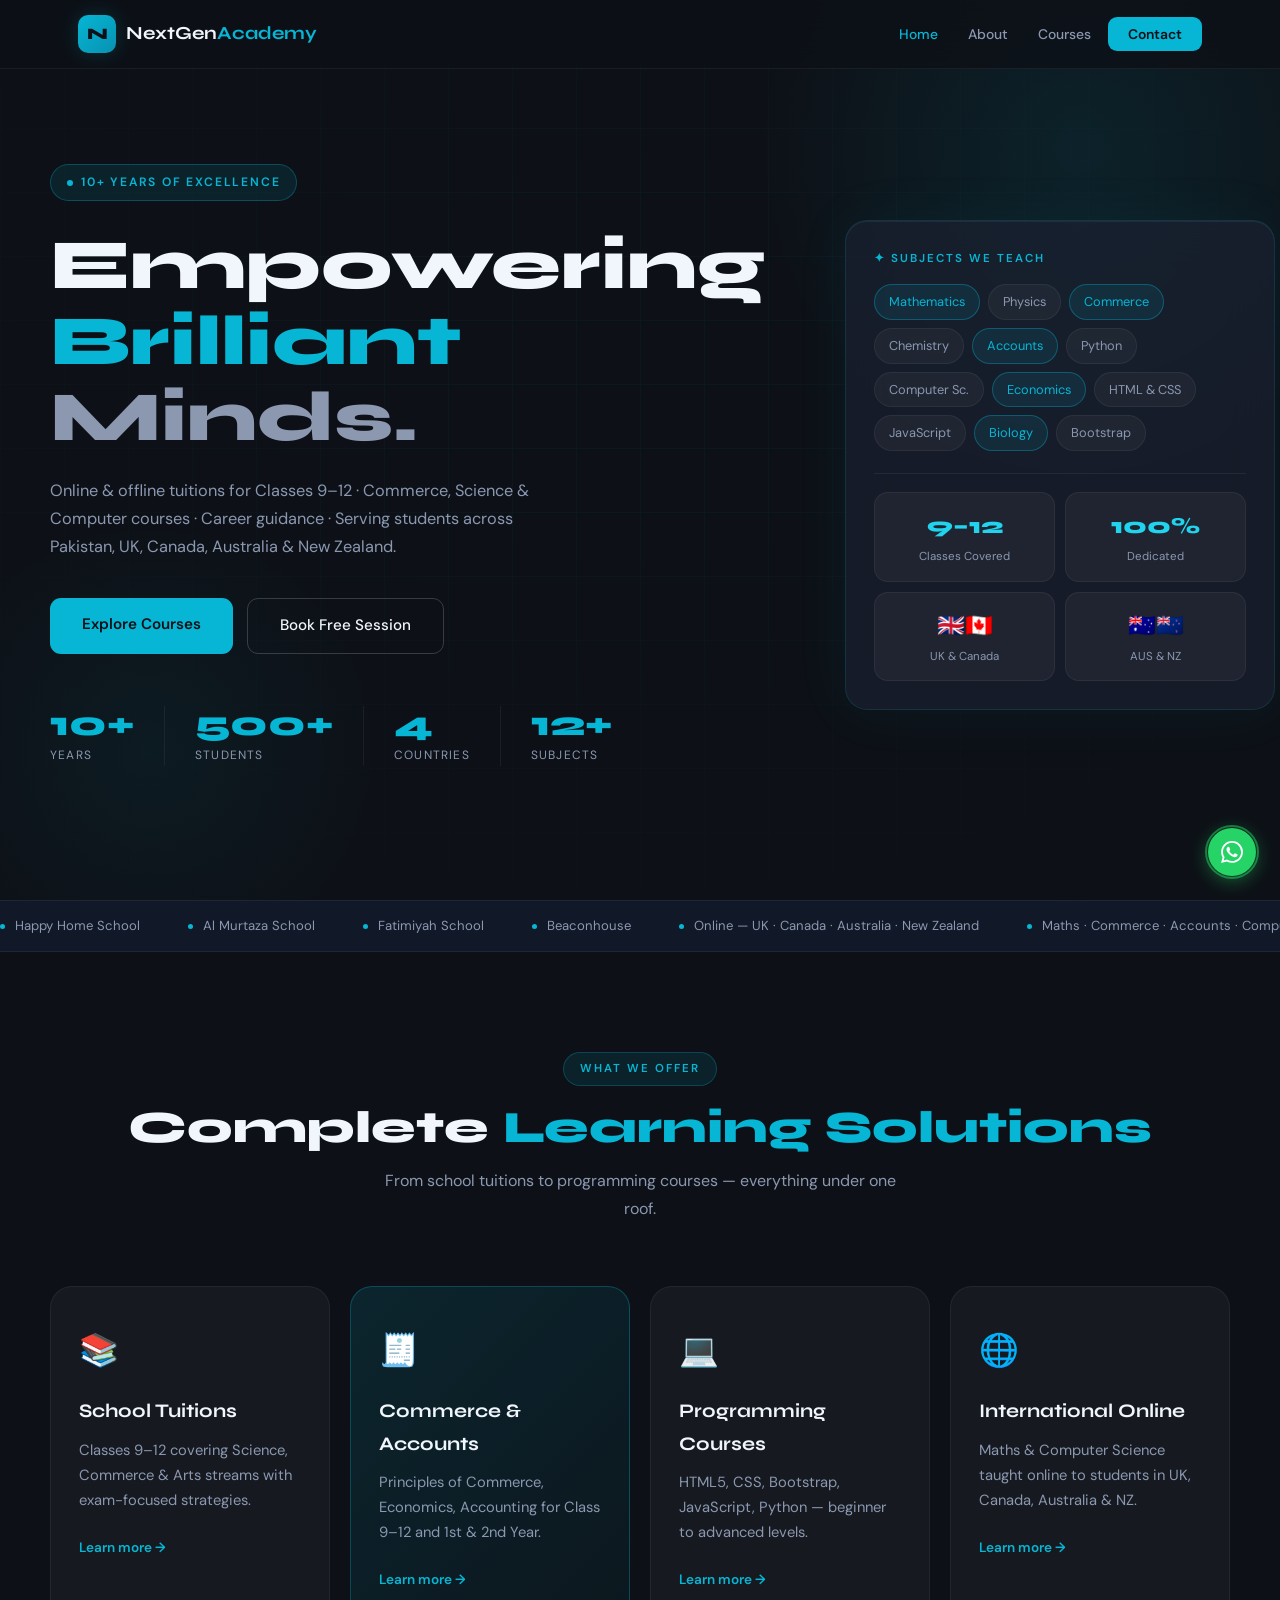
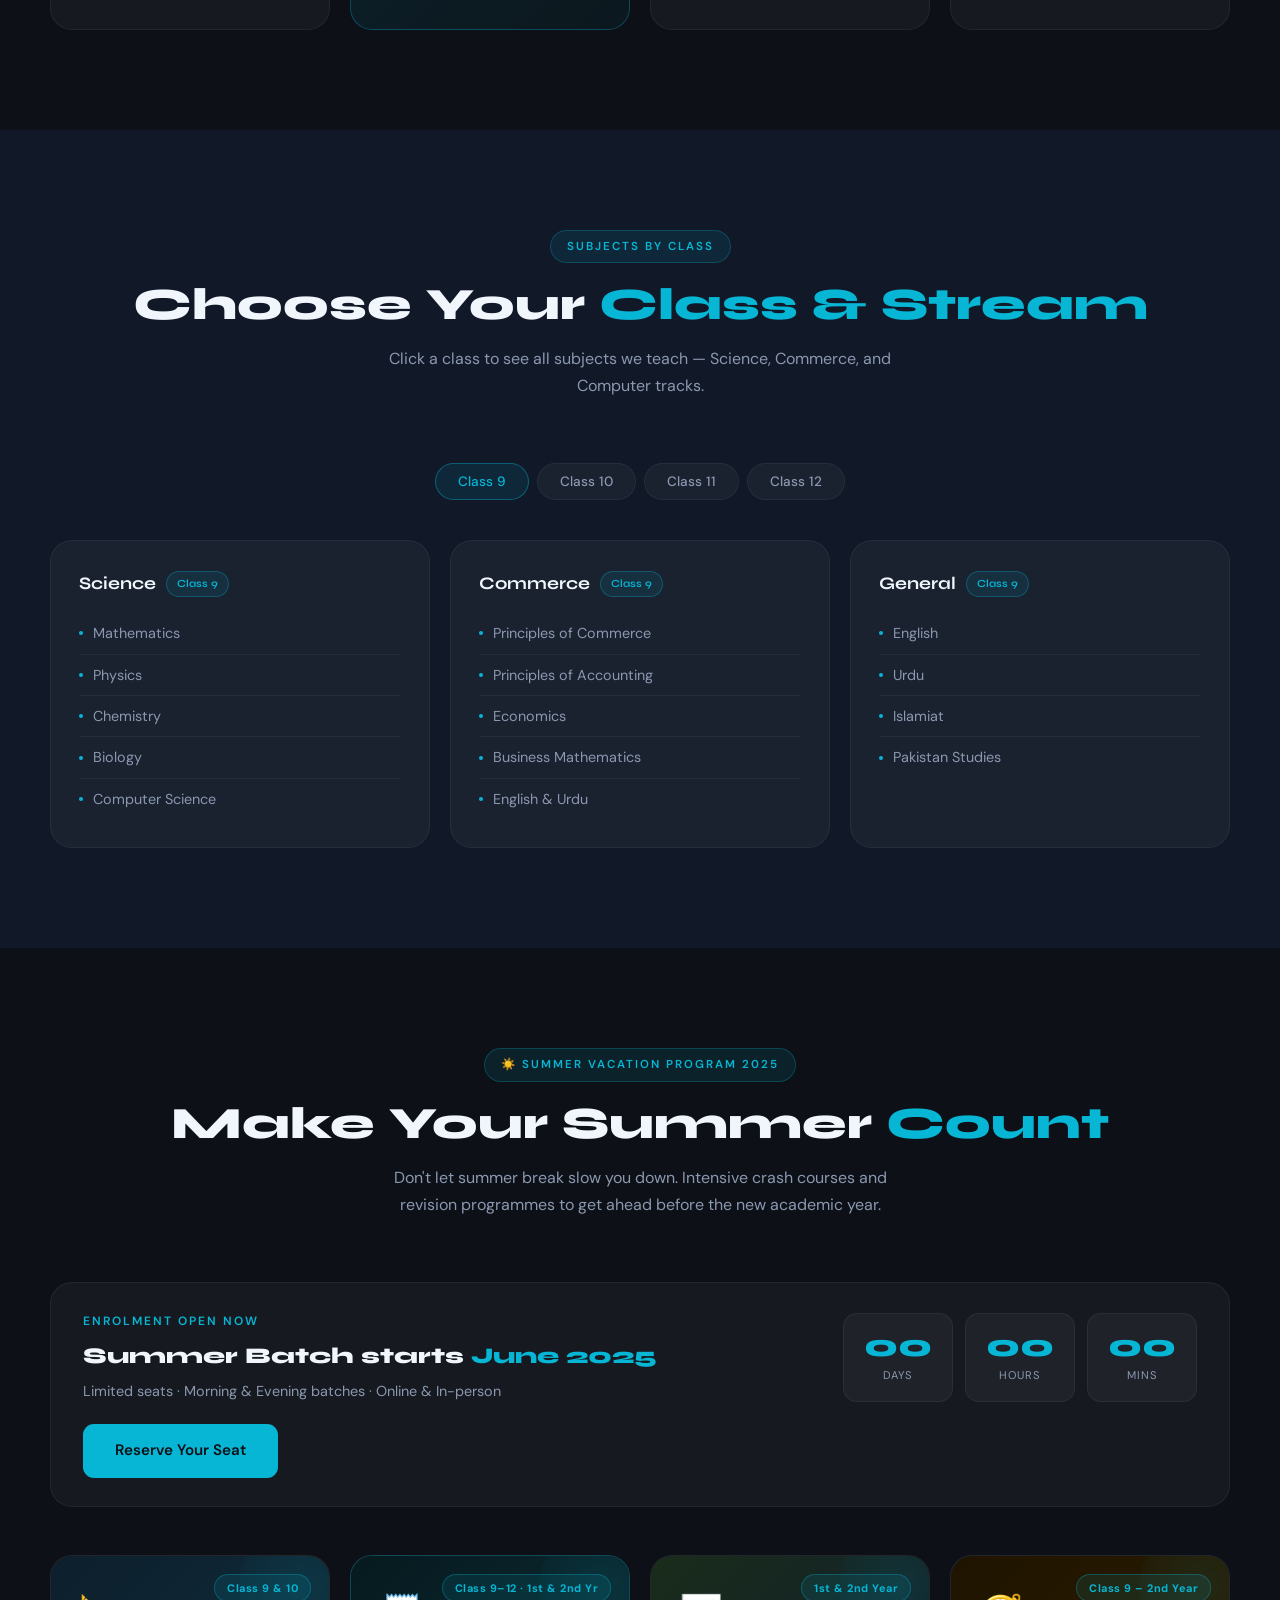
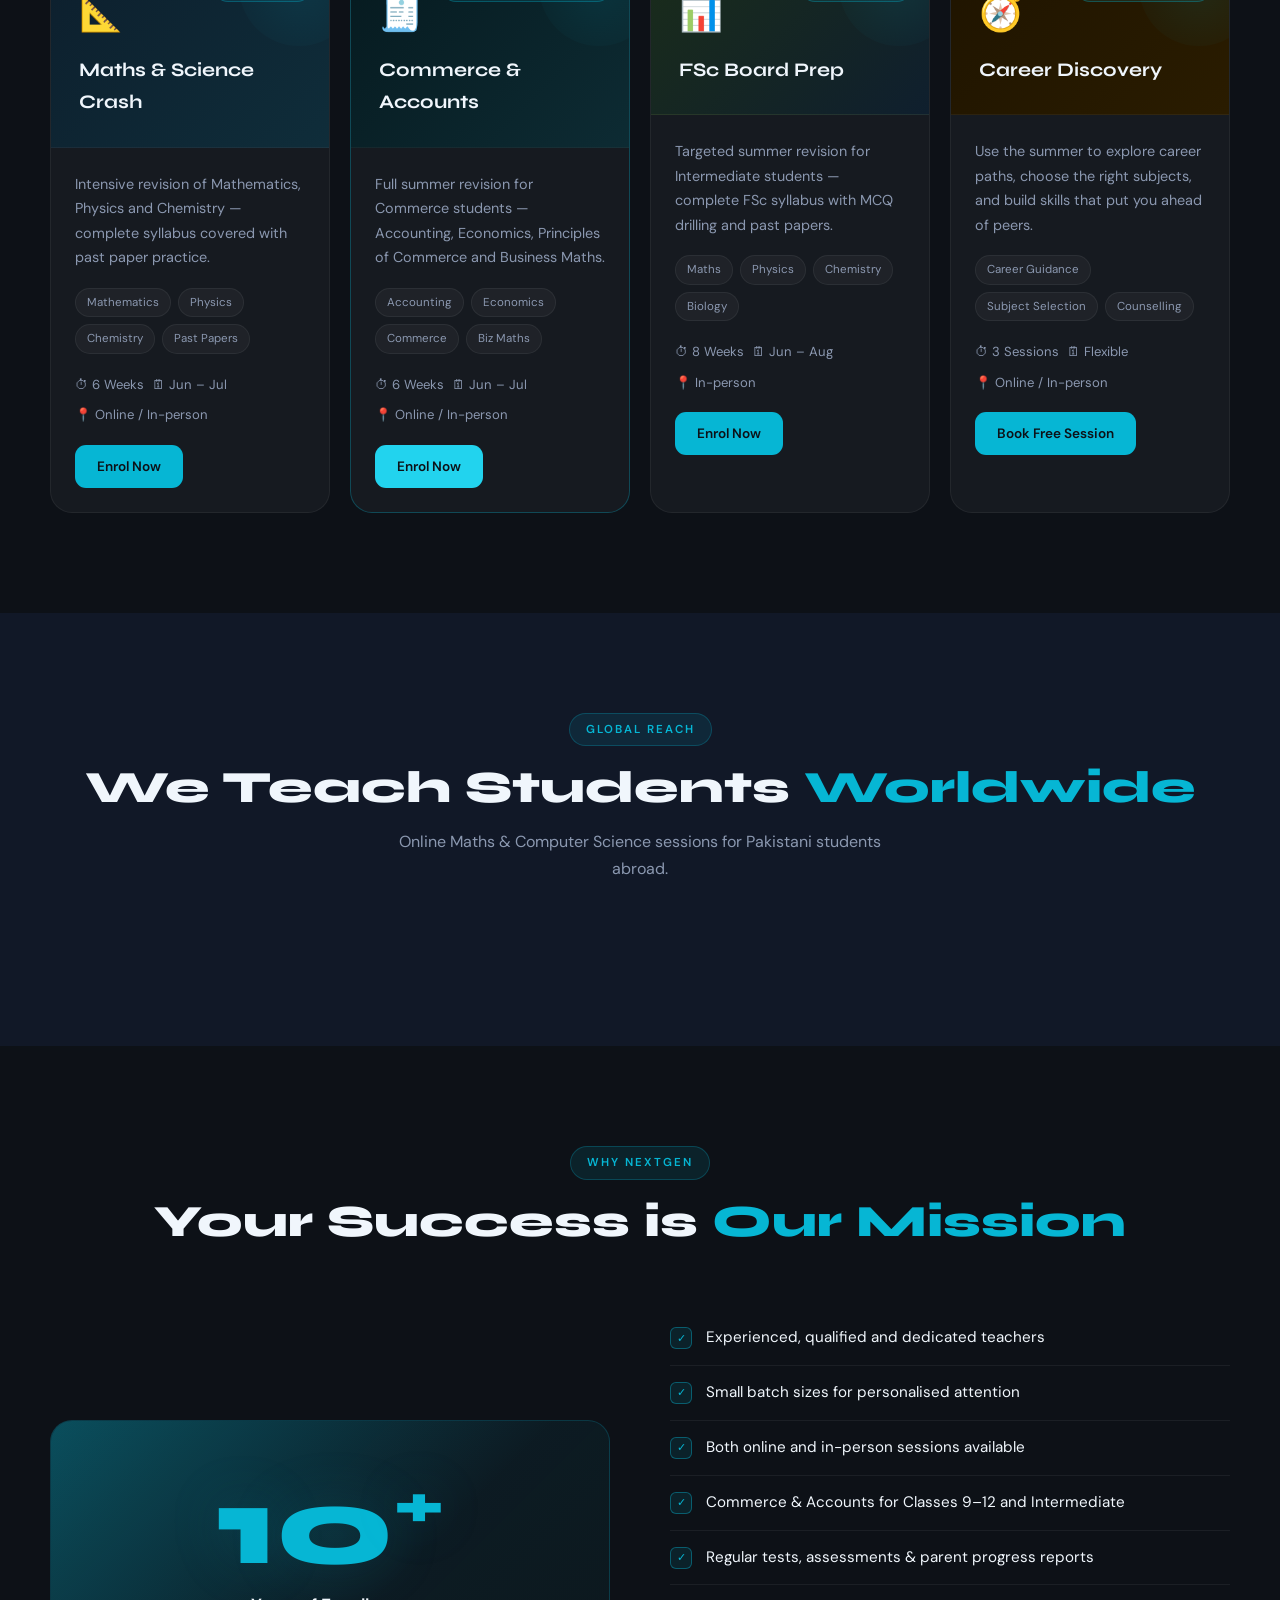
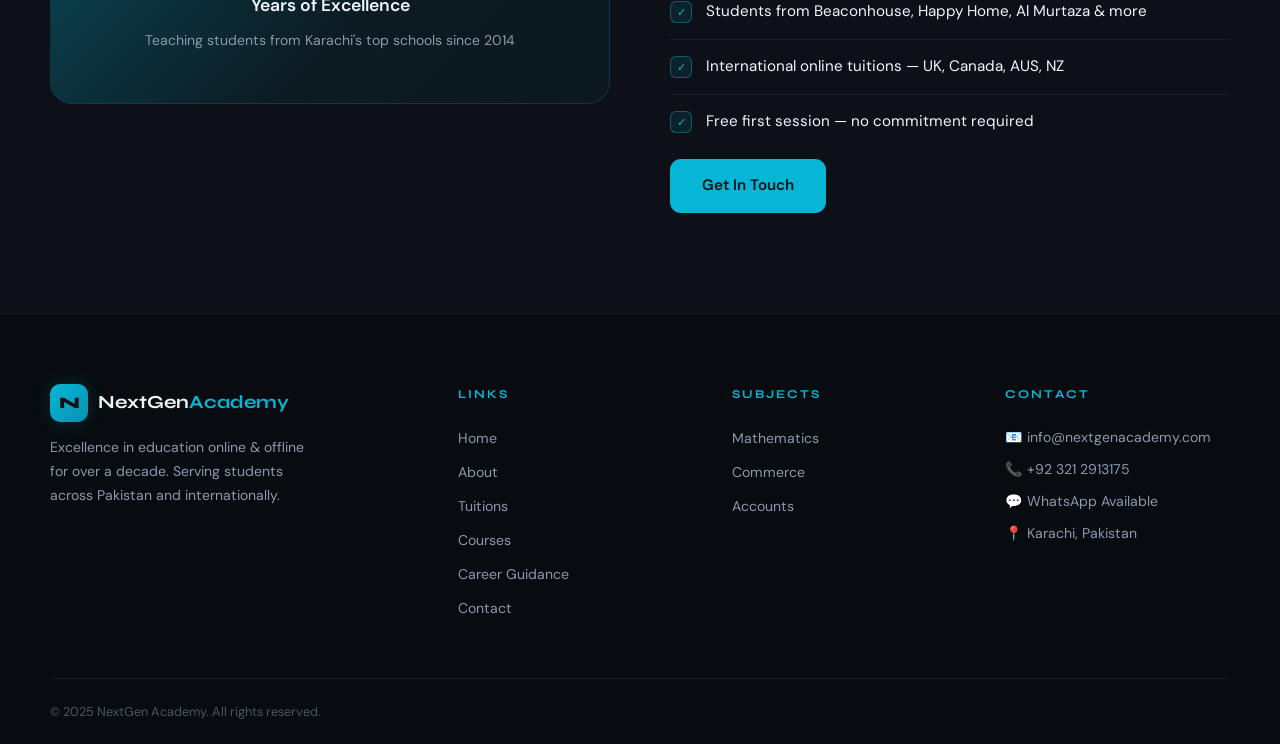
<file: index.html>
<!DOCTYPE html>
<html lang="en">
<head>
<meta charset="UTF-8">
<meta name="viewport" content="width=device-width, initial-scale=1.0">
<title>NextGen Academy – Excellence in Education</title>
<link href="https://fonts.googleapis.com/css2?family=Syne:wght@700;800&family=DM+Sans:ital,wght@0,300;0,400;0,500;0,600;1,400&display=swap" rel="stylesheet">
<style>
  :root {
  --carbon:   #0d1117;
  --c2:       #111827;
  --c3:       #1c2333;
  --c4:       #243044;
  --cyan:     #06b6d4;
  --cyan2:    #22d3ee;
  --cyan3:    #67e8f9;
  --cglow:    rgba(6,182,212,0.18);
  --cdim:     rgba(6,182,212,0.10);
  --white:    #f0f6fc;
  --gray:     #8b98b0;
  --gray2:    #4a5568;
  --line:     rgba(255,255,255,0.06);
  --glass:    rgba(255,255,255,0.04);
  --fh:       'Syne', sans-serif;
  --fb:       'DM Sans', sans-serif;
  --r:        14px;
  --rl:       22px;
}
*, *::before, *::after { box-sizing: border-box; margin: 0; padding: 0; }
html { scroll-behavior: smooth; }
body { font-family: var(--fb); background: var(--carbon); color: var(--white); line-height: 1.7; overflow-x: hidden; }
a { text-decoration: none; color: inherit; }

/* ── NAVBAR ── */
.nav {
  position: fixed; top: 0; left: 0; right: 0; z-index: 999;
  backdrop-filter: blur(24px); -webkit-backdrop-filter: blur(24px);
  background: rgba(13,17,23,0.8);
  border-bottom: 1px solid var(--line);
  transition: background .4s, box-shadow .4s;
}
.nav.scrolled { background: rgba(13,17,23,0.97); box-shadow: 0 0 40px rgba(0,0,0,.6); }
.nav-inner { max-width: 1180px; margin: 0 auto; padding: 0 28px; display: flex; align-items: center; justify-content: space-between; height: 68px; }
.logo { display: flex; align-items: center; gap: 10px; }
.logo-box {
  width: 38px; height: 38px; border-radius: 10px;
  background: linear-gradient(135deg, var(--cyan), #0891b2);
  display: flex; align-items: center; justify-content: center;
  font-family: var(--fh); font-weight: 800; font-size: 1rem; color: #0d1117;
  box-shadow: 0 0 20px var(--cglow);
  flex-shrink: 0;
}
.logo-name { font-family: var(--fh); font-size: 1.15rem; font-weight: 700; }
.logo-name em { color: var(--cyan); font-style: normal; }
.nav-links { display: flex; align-items: center; gap: 4px; list-style: none; }
.nav-links a { color: var(--gray); font-size: .87rem; font-weight: 500; padding: 7px 13px; border-radius: 8px; transition: .2s; }
.nav-links a:hover, .nav-links a.on { color: var(--white); }
.nav-links a.on { color: var(--cyan); }
.nav-btn { background: var(--cyan) !important; color: #0d1117 !important; font-weight: 600 !important; border-radius: 9px !important; padding: 8px 20px !important; }
.nav-btn:hover { background: var(--cyan2) !important; box-shadow: 0 0 24px var(--cglow) !important; }
.hbg { display: none; background: none; border: 1px solid var(--line); border-radius: 8px; color: var(--white); font-size: 1.3rem; padding: 5px 9px; cursor: pointer; flex-shrink: 0; }

/* ── HERO ── */
.hero {
  min-height: 100vh; display: flex; align-items: center;
  padding: 110px 28px 80px; position: relative; overflow: hidden;
}
.grid-bg {
  position: absolute; inset: 0; pointer-events: none;
  background-image: linear-gradient(rgba(6,182,212,.035) 1px, transparent 1px), linear-gradient(90deg, rgba(6,182,212,.035) 1px, transparent 1px);
  background-size: 64px 64px;
  mask-image: radial-gradient(ellipse 90% 90% at 50% 40%, black 20%, transparent 80%);
  -webkit-mask-image: radial-gradient(ellipse 90% 90% at 50% 40%, black 20%, transparent 80%);
}
.orb { position: absolute; border-radius: 50%; pointer-events: none; }
.orb1 { width: 700px; height: 700px; background: radial-gradient(circle, rgba(6,182,212,.1) 0%, transparent 65%); top: -200px; right: -150px; animation: breathe 9s ease-in-out infinite; }
.orb2 { width: 500px; height: 500px; background: radial-gradient(circle, rgba(6,182,212,.06) 0%, transparent 65%); bottom: -100px; left: -100px; animation: breathe 12s ease-in-out infinite reverse; }
@keyframes breathe { 0%,100%{transform:scale(1)} 50%{transform:scale(1.15)} }

.hero-inner { max-width: 1180px; margin: 0 auto; width: 100%; display: grid; grid-template-columns: 1fr 430px; gap: 80px; align-items: center; position: relative; z-index: 1; }

.badge {
  display: inline-flex; align-items: center; gap: 8px;
  background: var(--cdim); border: 1px solid rgba(6,182,212,.3);
  color: var(--cyan); font-size: .76rem; font-weight: 600; letter-spacing: 1.8px; text-transform: uppercase;
  padding: 7px 16px; border-radius: 40px; margin-bottom: 26px;
  animation: fadeUp .8s ease both;
}
.live-dot { width: 6px; height: 6px; border-radius: 50%; background: var(--cyan); animation: blink 2s ease-in-out infinite; flex-shrink: 0; }
@keyframes blink { 0%,100%{opacity:1} 50%{opacity:.15} }

.hero h1 {
  font-family: var(--fh); font-size: clamp(2.8rem, 5.5vw, 4.4rem);
  font-weight: 800; line-height: 1.08; margin-bottom: 22px;
  animation: fadeUp .9s .15s ease both;
}
.hero h1 .c { color: var(--cyan); }
.hero h1 .dim { color: var(--gray); }

.hero-sub { color: var(--gray); font-size: 1.02rem; max-width: 480px; margin-bottom: 38px; animation: fadeUp 1s .3s ease both; }

.hero-btns { display: flex; gap: 14px; flex-wrap: wrap; margin-bottom: 52px; animation: fadeUp 1s .45s ease both; }
.btn-p { display: inline-block; background: var(--cyan); color: #0d1117; font-weight: 600; font-size: .95rem; padding: 14px 32px; border-radius: 11px; transition: .3s; border: none; cursor: pointer; font-family: var(--fb); white-space: nowrap; }
.btn-p:hover { background: var(--cyan2); box-shadow: 0 0 36px var(--cglow); transform: translateY(-2px); }
.btn-o { display: inline-block; background: transparent; color: var(--white); font-weight: 500; font-size: .95rem; padding: 14px 32px; border-radius: 11px; border: 1px solid rgba(255,255,255,.18); transition: .3s; white-space: nowrap; }
.btn-o:hover { border-color: var(--cyan); color: var(--cyan); transform: translateY(-2px); }

.stats { display: flex; gap: 0; animation: fadeUp 1s .6s ease both; flex-wrap: wrap; }
.st { padding: 0 30px; border-right: 1px solid var(--line); }
.st:first-child { padding-left: 0; }
.st:last-child { border-right: none; }
.st-n { font-family: var(--fh); font-size: 2.2rem; font-weight: 800; color: var(--cyan); line-height: 1; }
.st-l { font-size: .75rem; color: var(--gray); text-transform: uppercase; letter-spacing: 1.2px; margin-top: 4px; }

/* Hero card */
.hero-visual { animation: fadeUp 1s .3s ease both; }
.glass-card {
  background: rgba(28,35,51,.65);
  backdrop-filter: blur(24px); -webkit-backdrop-filter: blur(24px);
  border: 1px solid rgba(6,182,212,.15);
  border-radius: var(--rl); padding: 28px;
  animation: float 7s ease-in-out infinite;
  box-shadow: 0 0 60px rgba(6,182,212,.06), inset 0 1px 0 rgba(255,255,255,.06);
}
@keyframes float { 0%,100%{transform:translateY(0)} 50%{transform:translateY(-14px)} }
.gc-label { font-size: .72rem; color: var(--cyan); text-transform: uppercase; letter-spacing: 2px; margin-bottom: 16px; font-weight: 600; }
.pills { display: flex; flex-wrap: wrap; gap: 8px; margin-bottom: 22px; }
.pill {
  background: var(--glass); border: 1px solid var(--line);
  color: var(--gray); font-size: .8rem; padding: 6px 14px; border-radius: 30px; transition: .25s; cursor: default;
}
.pill.on, .pill:hover { background: var(--cdim); border-color: rgba(6,182,212,.35); color: var(--cyan); }
.gc-divider { height: 1px; background: var(--line); margin: 18px 0; }
.mini-stats { display: grid; grid-template-columns: 1fr 1fr; gap: 10px; }
.ms {
  background: var(--glass); border: 1px solid var(--line); border-radius: var(--r);
  padding: 14px; text-align: center;
}
.ms-n { font-family: var(--fh); font-size: 1.4rem; font-weight: 800; color: var(--cyan2); }
.ms-l { font-size: .72rem; color: var(--gray); margin-top: 2px; }

/* ── TICKER ── */
.ticker { background: var(--c2); border-top: 1px solid var(--line); border-bottom: 1px solid var(--line); padding: 14px 0; overflow: hidden; }
.ticker-track { display: flex; gap: 48px; animation: tick 28s linear infinite; white-space: nowrap; }
@keyframes tick { 0%{transform:translateX(0)} 100%{transform:translateX(-50%)} }
.ticker-item { display: flex; align-items: center; gap: 10px; font-size: .82rem; color: var(--gray); flex-shrink: 0; }
.ticker-dot { width: 5px; height: 5px; border-radius: 50%; background: var(--cyan); flex-shrink: 0; }

/* ── SECTION SHARED ── */
.sec { padding: 100px 28px; }
.sec.dark { background: var(--c2); }
.sec-head { text-align: center; margin-bottom: 64px; }
.sec-tag { display: inline-block; background: var(--cdim); border: 1px solid rgba(6,182,212,.25); color: var(--cyan); font-size: .72rem; font-weight: 600; text-transform: uppercase; letter-spacing: 2px; padding: 6px 16px; border-radius: 30px; margin-bottom: 16px; }
.sec-head h2 { font-family: var(--fh); font-size: clamp(1.9rem,3.5vw,3rem); font-weight: 800; line-height: 1.15; margin-bottom: 14px; }
.sec-head h2 .c { color: var(--cyan); }
.sec-head p { color: var(--gray); font-size: 1rem; max-width: 540px; margin: 0 auto; }

/* ── SERVICES ── */
.srv-grid { max-width: 1180px; margin: 0 auto; display: grid; grid-template-columns: repeat(auto-fit, minmax(250px,1fr)); gap: 20px; }
.srv-card {
  background: var(--glass); border: 1px solid var(--line); border-radius: var(--rl); padding: 36px 28px;
  transition: .35s; position: relative; overflow: hidden; cursor: default;
}
.srv-card::before {
  content: ''; position: absolute; top: 0; left: 0; right: 0; height: 2px;
  background: linear-gradient(90deg, transparent, var(--cyan), transparent);
  transform: scaleX(0); transform-origin: center; transition: .4s;
}
.srv-card:hover { border-color: rgba(6,182,212,.3); background: rgba(6,182,212,.05); transform: translateY(-6px); box-shadow: 0 20px 60px rgba(0,0,0,.4), 0 0 40px rgba(6,182,212,.08); }
.srv-card:hover::before { transform: scaleX(1); }
.srv-card.feat { background: linear-gradient(135deg, rgba(6,182,212,.12), rgba(6,182,212,.04)); border-color: rgba(6,182,212,.3); }
.srv-icon { font-size: 2rem; margin-bottom: 18px; }
.srv-card h3 { font-family: var(--fh); font-size: 1.2rem; margin-bottom: 10px; }
.srv-card p { color: var(--gray); font-size: .92rem; margin-bottom: 20px; }
.srv-link { color: var(--cyan); font-size: .85rem; font-weight: 600; display: inline-flex; align-items: center; gap: 6px; transition: .2s; }
.srv-link:hover { gap: 10px; }

/* ── SUBJECTS / TUITIONS ── */
.subj-wrap { max-width: 1180px; margin: 0 auto; }
.subj-tabs { display: flex; gap: 8px; flex-wrap: wrap; justify-content: center; margin-bottom: 40px; }
.tab-btn {
  background: var(--glass); border: 1px solid var(--line); color: var(--gray);
  padding: 9px 22px; border-radius: 30px; font-size: .85rem; font-weight: 500;
  cursor: pointer; transition: .25s; font-family: var(--fb);
}
.tab-btn:hover, .tab-btn.on { background: var(--cdim); border-color: rgba(6,182,212,.4); color: var(--cyan); }
.tab-panel { display: none; }
.tab-panel.on { display: grid; grid-template-columns: repeat(auto-fit, minmax(260px,1fr)); gap: 20px; }
.subj-card {
  background: var(--glass); border: 1px solid var(--line); border-radius: var(--rl); padding: 28px;
  transition: .3s;
}
.subj-card:hover { border-color: rgba(6,182,212,.3); transform: translateY(-4px); box-shadow: 0 16px 40px rgba(0,0,0,.3); }
.subj-card h3 { font-family: var(--fh); font-size: 1.1rem; margin-bottom: 14px; display: flex; align-items: center; gap: 10px; flex-wrap: wrap; }
.subj-badge { background: var(--cdim); color: var(--cyan); font-size: .68rem; font-weight: 600; padding: 3px 10px; border-radius: 20px; border: 1px solid rgba(6,182,212,.3); white-space: nowrap; }
.subj-list { list-style: none; }
.subj-list li { padding: 8px 0; border-bottom: 1px solid var(--line); color: var(--gray); font-size: .9rem; display: flex; align-items: center; gap: 10px; }
.subj-list li:last-child { border-bottom: none; }
.subj-list li::before { content: ''; width: 4px; height: 4px; border-radius: 50%; background: var(--cyan); flex-shrink: 0; }

/* ── COUNTRIES ── */
.countries-grid { max-width: 1180px; margin: 0 auto; display: grid; grid-template-columns: repeat(auto-fit, minmax(220px,1fr)); gap: 18px; }
.country-card {
  background: var(--glass); border: 1px solid var(--line); border-radius: var(--rl); padding: 30px 22px; text-align: center;
  transition: .35s;
}
.country-card:hover { border-color: rgba(6,182,212,.35); background: var(--cdim); transform: translateY(-6px); box-shadow: 0 0 40px rgba(6,182,212,.08); }
.cf { font-size: 2.8rem; margin-bottom: 12px; }
.country-card h3 { font-family: var(--fh); font-size: 1.05rem; margin-bottom: 6px; }
.country-card p { color: var(--gray); font-size: .82rem; }

/* ── WHY US ── */
.whyus-grid { max-width: 1180px; margin: 0 auto; display: grid; grid-template-columns: 1fr 1fr; gap: 60px; align-items: center; }
.whyus-visual {
  background: linear-gradient(135deg, rgba(6,182,212,.1), rgba(6,182,212,.04));
  border: 1px solid rgba(6,182,212,.2); border-radius: var(--rl); padding: 50px 40px; text-align: center;
  position: relative; overflow: hidden;
}
.whyus-visual::before {
  content: ''; position: absolute; inset: -1px; border-radius: var(--rl);
  background: linear-gradient(135deg, rgba(6,182,212,.3), transparent 60%);
  z-index: 0; pointer-events: none;
}
.big-yr { font-family: var(--fh); font-size: 7rem; font-weight: 800; color: var(--cyan); line-height: 1; position: relative; z-index: 1; text-shadow: 0 0 60px var(--cglow); }
.big-plus { font-size: 4rem; vertical-align: super; }
.big-label { font-size: 1.1rem; font-weight: 600; color: var(--white); margin-top: 8px; position: relative; z-index: 1; }
.big-sub { color: var(--gray); font-size: .88rem; margin-top: 8px; position: relative; z-index: 1; }

.why-list { list-style: none; }
.why-list li {
  display: flex; align-items: flex-start; gap: 14px;
  padding: 14px 0; border-bottom: 1px solid var(--line); font-size: .95rem;
}
.why-list li:last-child { border-bottom: none; }
.wcheck {
  width: 22px; height: 22px; border-radius: 6px; background: var(--cdim);
  border: 1px solid rgba(6,182,212,.4); display: flex; align-items: center; justify-content: center;
  flex-shrink: 0; margin-top: 2px; font-size: .7rem; color: var(--cyan);
}

/* ── COURSES PREVIEW ── */
.courses-grid { max-width: 1180px; margin: 0 auto; display: grid; grid-template-columns: repeat(auto-fit, minmax(300px,1fr)); gap: 22px; }
.course-card {
  background: var(--glass); border: 1px solid var(--line); border-radius: var(--rl); overflow: hidden; transition: .35s;
}
.course-card:hover { border-color: rgba(6,182,212,.3); transform: translateY(-6px); box-shadow: 0 20px 60px rgba(0,0,0,.4); }
.cc-head {
  padding: 28px; position: relative; overflow: hidden;
  background: linear-gradient(135deg, var(--c3), var(--c4));
  border-bottom: 1px solid var(--line);
}
.cc-head::after { content: ''; position: absolute; top: -30px; right: -30px; width: 120px; height: 120px; border-radius: 50%; background: radial-gradient(circle, var(--cdim), transparent); pointer-events: none; }
.cc-icon { font-size: 2.2rem; margin-bottom: 10px; }
.cc-head h3 { font-family: var(--fh); font-size: 1.2rem; }
.cc-level { position: absolute; top: 18px; right: 18px; background: var(--cdim); border: 1px solid rgba(6,182,212,.3); color: var(--cyan); font-size: .68rem; font-weight: 700; padding: 4px 12px; border-radius: 20px; letter-spacing: .5px; }
.cc-body { padding: 24px; }
.cc-body p { color: var(--gray); font-size: .9rem; margin-bottom: 18px; }
.cc-tags { display: flex; flex-wrap: wrap; gap: 7px; margin-bottom: 20px; }
.cc-tags span { background: var(--glass); border: 1px solid var(--line); color: var(--gray); font-size: .72rem; padding: 4px 11px; border-radius: 20px; }

/* ── COURSE META ROW (⏱ 🗓 📍) ── */
.cc-meta { display: flex; flex-wrap: wrap; gap: 8px; font-size: .82rem; color: var(--gray); margin-bottom: 18px; }
.cc-meta span { white-space: nowrap; }

/* ── INFO BOX ── */
.info-box {
  background: var(--glass); border: 1px solid var(--line); border-radius: var(--rl); padding: 28px 32px;
}

/* ── COUNTDOWN ── */
.cd-wrap { display: flex; align-items: center; justify-content: space-between; flex-wrap: wrap; gap: 20px; }
.cd-boxes { display: flex; gap: 12px; flex-wrap: wrap; }
.cd-box { background: var(--glass); border: 1px solid var(--line); border-radius: 14px; padding: 16px 20px; text-align: center; min-width: 68px; }
.cd-num { font-family: var(--fh); font-size: 2rem; font-weight: 800; color: var(--cyan); line-height: 1; }
.cd-lbl { font-size: .7rem; color: var(--gray); text-transform: uppercase; letter-spacing: 1px; margin-top: 4px; }

/* ── FOOTER ── */
.footer { background: #080c10; border-top: 1px solid var(--line); padding: 70px 28px 0; }
.footer-inner { max-width: 1180px; margin: 0 auto; display: grid; grid-template-columns: 1.6fr 1fr 1fr 1fr; gap: 48px; padding-bottom: 52px; }
.footer h4 { font-family: var(--fh); font-size: .75rem; text-transform: uppercase; letter-spacing: 2px; color: var(--cyan); margin-bottom: 18px; }
.footer-brand p { color: var(--gray); font-size: .88rem; margin-top: 14px; max-width: 260px; line-height: 1.7; }
.footer-col { display: flex; flex-direction: column; }
.footer-col a { color: var(--gray); font-size: .88rem; padding: 5px 0; transition: .2s; }
.footer-col a:hover { color: var(--cyan); padding-left: 6px; }
.footer-col p { color: var(--gray); font-size: .88rem; padding: 4px 0; }
.footer-bottom { max-width: 1180px; margin: 0 auto; border-top: 1px solid var(--line); padding: 22px 0; display: flex; justify-content: space-between; align-items: center; flex-wrap: wrap; gap: 8px; }
.footer-bottom p { color: var(--gray2); font-size: .8rem; }
.footer-bottom .made { color: var(--cyan); font-size: .8rem; }

/* ── ANIMATIONS ── */
@keyframes fadeUp {
  from { opacity: 0; transform: translateY(30px); }
  to   { opacity: 1; transform: translateY(0); }
}
.reveal { opacity: 0; transform: translateY(32px); transition: opacity .7s ease, transform .7s ease; }
.reveal.in { opacity: 1; transform: translateY(0); }
.reveal-d1 { transition-delay: .1s; }
.reveal-d2 { transition-delay: .2s; }
.reveal-d3 { transition-delay: .3s; }
.reveal-d4 { transition-delay: .4s; }

/* ── RESPONSIVE ── */
@media(max-width:1024px){
  .hero-inner { gap: 48px; }
}

@media(max-width:900px) {
  .hero-inner { grid-template-columns: 1fr; text-align: center; }
  .hero-visual { display: none; }
  .hero-sub { margin-left: auto; margin-right: auto; }
  .hero-btns { justify-content: center; }
  .stats { justify-content: center; }
  .st { padding: 0 16px; }
  .whyus-grid { grid-template-columns: 1fr; gap: 36px !important; }
  .footer-inner { grid-template-columns: 1fr 1fr; }
  .mini-stats { grid-template-columns: 1fr 1fr; }
}

@media(max-width:768px) {
  .hero-inner h1 { font-size: clamp(2rem, 7vw, 3.2rem); }
  .sec { padding: 70px 20px; }
  .info-box { padding: 22px 20px; }
  .cd-wrap { flex-direction: column; align-items: flex-start; }
  .cd-boxes { width: 100%; justify-content: flex-start; }
  .cd-box { flex: 1; min-width: 60px; padding: 14px 10px; }
  .cd-num { font-size: 1.6rem; }
  .whyus-visual { padding: 36px 24px; }
  .big-yr { font-size: 5rem; }
  .big-plus { font-size: 3rem; }
}

@media(max-width:640px) {
  .nav-links { display: none; flex-direction: column; position: absolute; top: 68px; left: 0; right: 0; background: rgba(13,17,23,.98); border-bottom: 1px solid var(--line); padding: 12px; }
  .nav-links.open { display: flex; }
  .hbg { display: block; }
  .stats { flex-wrap: wrap; gap: 16px; justify-content: center; }
  .st { border-right: none; padding: 0 14px; }
  .footer-inner { grid-template-columns: 1fr; }
  .mini-stats { grid-template-columns: 1fr 1fr; gap: 8px !important; }
  .hero { padding: 90px 16px 60px; }
  .hero-btns { flex-direction: column; align-items: center; gap: 10px; }
  .btn-p, .btn-o { width: 100%; max-width: 280px; text-align: center; }
  .cd-boxes { justify-content: center; }
  .cd-box { min-width: 56px; padding: 12px 8px; }
  .cd-num { font-size: 1.4rem; }
}

@media(max-width:420px){
  .mini-stats { grid-template-columns: 1fr; }
  .cd-boxes { gap: 8px; }
  .nav-inner { padding: 0 16px; }
}

/* WHATSAPP FLOAT BUTTON */
.wa-float { position: fixed; bottom: 24px; right: 24px; z-index: 9999; }
.wa-float a { display: flex; align-items: center; justify-content: center; width: 48px; height: 48px; background: #25D366; border-radius: 50%; box-shadow: 0 4px 18px rgba(37,211,102,.45), 0 2px 8px rgba(0,0,0,.25); transition: .3s; text-decoration: none; position: relative; }
.wa-float a:hover { background: #1ebe5d; transform: translateY(-3px) scale(1.08); box-shadow: 0 6px 28px rgba(37,211,102,.6); }
.wa-float svg { width: 22px; height: 22px; fill: #fff; flex-shrink: 0; }
.wa-float a::before { content: ''; position: absolute; inset: -3px; border-radius: 50%; border: 2px solid rgba(37,211,102,.5); animation: wa-ring 2.5s ease-in-out infinite; pointer-events: none; }
@keyframes wa-ring { 0%,100%{transform:scale(1);opacity:.6} 60%{transform:scale(1.25);opacity:0} }
@media(max-width:640px){
  .wa-float { bottom: 18px; right: 16px; }
  .wa-float a { width: 44px; height: 44px; }
  .wa-float svg { width: 20px; height: 20px; }
}
</style>
</head>
<body>

<!-- NAV -->
<nav class="nav" id="nav">
  <div class="nav-inner">
    <a href="index.html" class="logo">
      <div class="logo-box">N</div>
      <span class="logo-name">NextGen<em>Academy</em></span>
    </a>
    <button class="hbg" id="hbg">☰</button>
    <ul class="nav-links" id="nl">
      <li><a href="index.html" class="on">Home</a></li>
      <li><a href="about.html">About</a></li>
      <!-- <li><a href="tuitions.html">Tuitions</a></li> -->
      <li><a href="#">Courses</a></li>
      <!-- <li><a href="#">Career</a></li> -->
      <li><a href="contact.html" class="nav-btn">Contact</a></li>
    </ul>
  </div>
</nav>

<!-- HERO -->
<section class="hero">
  <div class="grid-bg"></div>
  <div class="orb orb1"></div>
  <div class="orb orb2"></div>
  <div class="hero-inner">
    <div class="hero-left">
      <div class="badge"><span class="live-dot"></span>10+ Years of Excellence</div>
      <h1>
        Empowering<br>
        <span class="c">Brilliant</span><br>
        <span class="dim">Minds.</span>
      </h1>
      <p class="hero-sub">Online & offline tuitions for Classes 9–12 · Commerce, Science & Computer courses · Career guidance · Serving students across Pakistan, UK, Canada, Australia & New Zealand.</p>
      <div class="hero-btns">
        <a href="contact.html" class="btn-p">Explore Courses</a>
        <a href="contact.html" class="btn-o">Book Free Session</a>
      </div>
      <div class="stats">
        <div class="st"><div class="st-n">10+</div><div class="st-l">Years</div></div>
        <div class="st"><div class="st-n">500+</div><div class="st-l">Students</div></div>
        <div class="st"><div class="st-n">4</div><div class="st-l">Countries</div></div>
        <div class="st"><div class="st-n">12+</div><div class="st-l">Subjects</div></div>
      </div>
    </div>
    <div class="hero-visual">
      <div class="glass-card">
        <div class="gc-label">✦ Subjects We Teach</div>
        <div class="pills">
          <span class="pill on">Mathematics</span>
          <span class="pill">Physics</span>
          <span class="pill on">Commerce</span>
          <span class="pill">Chemistry</span>
          <span class="pill on">Accounts</span>
          <span class="pill">Python</span>
          <span class="pill">Computer Sc.</span>
          <span class="pill on">Economics</span>
          <span class="pill">HTML & CSS</span>
          <span class="pill">JavaScript</span>
          <span class="pill on">Biology</span>
          <span class="pill">Bootstrap</span>
        </div>
        <div class="gc-divider"></div>
        <div class="mini-stats">
          <div class="ms"><div class="ms-n">9–12</div><div class="ms-l">Classes Covered</div></div>
          <div class="ms"><div class="ms-n">100%</div><div class="ms-l">Dedicated</div></div>
          <div class="ms"><div class="ms-n">🇬🇧🇨🇦</div><div class="ms-l">UK & Canada</div></div>
          <div class="ms"><div class="ms-n">🇦🇺🇳🇿</div><div class="ms-l">AUS & NZ</div></div>
        </div>
      </div>
    </div>
  </div>
</section>

<!-- TICKER -->
<div class="ticker">
  <div class="ticker-track">
    <span class="ticker-item"><span class="ticker-dot"></span>Happy Home School</span>
    <span class="ticker-item"><span class="ticker-dot"></span>Al Murtaza School</span>
    <span class="ticker-item"><span class="ticker-dot"></span>Fatimiyah School</span>
    <span class="ticker-item"><span class="ticker-dot"></span>Beaconhouse</span>
    <span class="ticker-item"><span class="ticker-dot"></span>Online — UK · Canada · Australia · New Zealand</span>
    <span class="ticker-item"><span class="ticker-dot"></span>Maths · Commerce · Accounts · Computer Science · Python</span>
    <span class="ticker-item"><span class="ticker-dot"></span>Classes 9 · 10 · 11 · 12 · 1st Year · 2nd Year</span>
    <!-- duplicate for seamless loop -->
    <span class="ticker-item"><span class="ticker-dot"></span>Happy Home School</span>
    <span class="ticker-item"><span class="ticker-dot"></span>Al Murtaza School</span>
    <span class="ticker-item"><span class="ticker-dot"></span>Fatimiyah School</span>
    <span class="ticker-item"><span class="ticker-dot"></span>Beaconhouse</span>
    <span class="ticker-item"><span class="ticker-dot"></span>Online — UK · Canada · Australia · New Zealand</span>
    <span class="ticker-item"><span class="ticker-dot"></span>Maths · Commerce · Accounts · Computer Science · Python</span>
    <span class="ticker-item"><span class="ticker-dot"></span>Classes 9 · 10 · 11 · 12 · 1st Year · 2nd Year</span>
  </div>
</div>

<!-- SERVICES -->
<section class="sec">
  <div class="sec-head reveal">
    <div class="sec-tag">What We Offer</div>
    <h2>Complete <span class="c">Learning Solutions</span></h2>
    <p>From school tuitions to programming courses — everything under one roof.</p>
  </div>
  <div class="srv-grid">
    <div class="srv-card reveal reveal-d1">
      <div class="srv-icon">📚</div>
      <h3>School Tuitions</h3>
      <p>Classes 9–12 covering Science, Commerce & Arts streams with exam-focused strategies.</p>
      <a href="tuitions.html" class="srv-link">Learn more →</a>
    </div>
    <div class="srv-card feat reveal reveal-d2">
      <div class="srv-icon">🧾</div>
      <h3>Commerce & Accounts</h3>
      <p>Principles of Commerce, Economics, Accounting for Class 9–12 and 1st & 2nd Year.</p>
      <a href="tuitions.html" class="srv-link">Learn more →</a>
    </div>
    <div class="srv-card reveal reveal-d3">
      <div class="srv-icon">💻</div>
      <h3>Programming Courses</h3>
      <p>HTML5, CSS, Bootstrap, JavaScript, Python — beginner to advanced levels.</p>
      <a href="tuitions.html" class="srv-link">Learn more →</a>
    </div>
    <div class="srv-card reveal reveal-d4">
      <div class="srv-icon">🌐</div>
      <h3>International Online</h3>
      <p>Maths & Computer Science taught online to students in UK, Canada, Australia & NZ.</p>
      <a href="tuitions.html" class="srv-link">Learn more →</a>
    </div>
  </div>
</section>

<!-- SUBJECTS TABS -->
<section class="sec dark">
  <div style="max-width:1180px;margin:0 auto;">
    <div class="sec-head reveal">
      <div class="sec-tag">Subjects by Class</div>
      <h2>Choose Your <span class="c">Class & Stream</span></h2>
      <p>Click a class to see all subjects we teach — Science, Commerce, and Computer tracks.</p>
    </div>
    <div class="subj-wrap">
      <div class="subj-tabs">
        <button class="tab-btn on" onclick="showTab('c9')">Class 9</button>
        <button class="tab-btn" onclick="showTab('c10')">Class 10</button>
        <button class="tab-btn" onclick="showTab('c11')">Class 11</button>
        <button class="tab-btn" onclick="showTab('c12')">Class 12</button>
      </div>

      <div class="tab-panel on" id="c9">
        <div class="subj-card reveal"><h3>Science <span class="subj-badge">Class 9</span></h3><ul class="subj-list"><li>Mathematics</li><li>Physics</li><li>Chemistry</li><li>Biology</li><li>Computer Science</li></ul></div>
        <div class="subj-card reveal reveal-d1"><h3>Commerce <span class="subj-badge">Class 9</span></h3><ul class="subj-list"><li>Principles of Commerce</li><li>Principles of Accounting</li><li>Economics</li><li>Business Mathematics</li><li>English & Urdu</li></ul></div>
        <div class="subj-card reveal reveal-d2"><h3>General <span class="subj-badge">Class 9</span></h3><ul class="subj-list"><li>English</li><li>Urdu</li><li>Islamiat</li><li>Pakistan Studies</li></ul></div>
      </div>

      <div class="tab-panel" id="c10">
        <div class="subj-card reveal"><h3>Science <span class="subj-badge">Class 10</span></h3><ul class="subj-list"><li>Mathematics</li><li>Physics</li><li>Chemistry</li><li>Biology</li><li>Computer Science</li></ul></div>
        <div class="subj-card reveal reveal-d1"><h3>Commerce <span class="subj-badge">Class 10</span></h3><ul class="subj-list"><li>Principles of Commerce</li><li>Principles of Accounting</li><li>Economics</li><li>Business Mathematics</li><li>English & Urdu</li></ul></div>
        <div class="subj-card reveal reveal-d2"><h3>General <span class="subj-badge">Class 10</span></h3><ul class="subj-list"><li>English</li><li>Urdu</li><li>Islamiat</li><li>Pakistan Studies</li></ul></div>
      </div>

      <div class="tab-panel" id="c11">
        <div class="subj-card reveal"><h3>Pre-Engineering <span class="subj-badge">Class 11</span></h3><ul class="subj-list"><li>Mathematics</li><li>Physics</li><li>Chemistry</li></ul></div>
        <div class="subj-card reveal reveal-d1"><h3>Pre-Medical <span class="subj-badge">Class 11</span></h3><ul class="subj-list"><li>Biology</li><li>Chemistry</li><li>Physics</li></ul></div>
        <div class="subj-card reveal reveal-d2"><h3>ICS / Commerce <span class="subj-badge">Class 11</span></h3><ul class="subj-list"><li>Computer Science</li><li>Principles of Commerce</li><li>Accounting</li><li>Economics</li><li>Business Maths</li></ul></div>
      </div>

      <div class="tab-panel" id="c12">
        <div class="subj-card reveal"><h3>Pre-Engineering <span class="subj-badge">Class 12</span></h3><ul class="subj-list"><li>Mathematics</li><li>Physics</li><li>Chemistry</li></ul></div>
        <div class="subj-card reveal reveal-d1"><h3>Pre-Medical <span class="subj-badge">Class 12</span></h3><ul class="subj-list"><li>Biology</li><li>Chemistry</li><li>Physics</li></ul></div>
        <div class="subj-card reveal reveal-d2"><h3>ICS / Commerce <span class="subj-badge">Class 12</span></h3><ul class="subj-list"><li>Computer Science</li><li>Commerce</li><li>Accounting</li><li>Economics</li><li>Business Maths</li></ul></div>
      </div>

      <div class="tab-panel" id="yr1">
        <div class="subj-card reveal"><h3>FSc Pre-Engg <span class="subj-badge">1st Year</span></h3><ul class="subj-list"><li>Mathematics</li><li>Physics</li><li>Chemistry</li><li>English</li></ul></div>
        <div class="subj-card reveal reveal-d1"><h3>FSc Pre-Medical <span class="subj-badge">1st Year</span></h3><ul class="subj-list"><li>Biology</li><li>Chemistry</li><li>Physics</li><li>English</li></ul></div>
        <div class="subj-card reveal reveal-d2"><h3>I.Com / Accounts <span class="subj-badge">1st Year</span></h3><ul class="subj-list"><li>Principles of Accounting</li><li>Principles of Commerce</li><li>Economics</li><li>Business Mathematics</li><li>English & Urdu</li></ul></div>
        <div class="subj-card reveal reveal-d3"><h3>ICS <span class="subj-badge">1st Year</span></h3><ul class="subj-list"><li>Computer Science</li><li>Mathematics</li><li>Physics / Statistics</li><li>English</li></ul></div>
      </div>

      <div class="tab-panel" id="yr2">
        <div class="subj-card reveal"><h3>FSc Pre-Engg <span class="subj-badge">2nd Year</span></h3><ul class="subj-list"><li>Mathematics</li><li>Physics</li><li>Chemistry</li><li>English</li></ul></div>
        <div class="subj-card reveal reveal-d1"><h3>FSc Pre-Medical <span class="subj-badge">2nd Year</span></h3><ul class="subj-list"><li>Biology</li><li>Chemistry</li><li>Physics</li><li>English</li></ul></div>
        <div class="subj-card reveal reveal-d2"><h3>I.Com / Accounts <span class="subj-badge">2nd Year</span></h3><ul class="subj-list"><li>Advanced Accounting</li><li>Commercial Geography</li><li>Economics</li><li>Business Mathematics</li><li>Urdu & English</li></ul></div>
        <div class="subj-card reveal reveal-d3"><h3>ICS <span class="subj-badge">2nd Year</span></h3><ul class="subj-list"><li>Computer Science</li><li>Mathematics</li><li>Physics / Statistics</li><li>English</li></ul></div>
      </div>
    </div>
  </div>
</section>

<!-- SUMMER VACATION PROGRAM -->
<section class="sec" id="summer">
  <div class="sec-head reveal">
    <div class="sec-tag">☀️ Summer Vacation Program 2025</div>
    <h2>Make Your Summer <span class="c">Count</span></h2>
    <p>Don't let summer break slow you down. Intensive crash courses and revision programmes to get ahead before the new academic year.</p>
  </div>

  <!-- Countdown banner -->
  <div style="max-width:1180px;margin:0 auto 48px;" class="reveal">
    <div class="info-box">
      <div class="cd-wrap">
        <div>
          <div style="font-size:.75rem;color:var(--cyan);text-transform:uppercase;letter-spacing:2px;font-weight:600;margin-bottom:6px;">Enrolment Open Now</div>
          <div style="font-family:var(--fh);font-size:1.4rem;font-weight:800;">Summer Batch starts <span style="color:var(--cyan)">June 2025</span></div>
          <div style="color:var(--gray);font-size:.9rem;margin-top:4px;">Limited seats · Morning & Evening batches · Online & In-person</div>
        </div>
        <div class="cd-boxes">
          <div class="cd-box"><div class="cd-num" id="cd-d">00</div><div class="cd-lbl">Days</div></div>
          <div class="cd-box"><div class="cd-num" id="cd-h">00</div><div class="cd-lbl">Hours</div></div>
          <div class="cd-box"><div class="cd-num" id="cd-m">00</div><div class="cd-lbl">Mins</div></div>
        </div>
        <a href="contact.html" class="btn-p">Reserve Your Seat</a>
      </div>
    </div>
  </div>

  <!-- Program cards -->
  <div style="max-width:1180px;margin:0 auto;display:grid;grid-template-columns:repeat(auto-fit,minmax(280px,1fr));gap:20px;">

    <div class="course-card reveal reveal-d1">
      <div class="cc-head" style="background:linear-gradient(135deg,#0d1f2d,#0f2d3a);">
        <div class="cc-icon">📐</div>
        <div class="cc-level">Class 9 & 10</div>
        <h3>Maths & Science Crash</h3>
      </div>
      <div class="cc-body">
        <p>Intensive revision of Mathematics, Physics and Chemistry — complete syllabus covered with past paper practice.</p>
        <div class="cc-tags"><span>Mathematics</span><span>Physics</span><span>Chemistry</span><span>Past Papers</span></div>
        <div class="cc-meta"><span>⏱ 6 Weeks</span><span>🗓 Jun – Jul</span><span>📍 Online / In-person</span></div>
        <a href="contact.html" class="btn-p" style="font-size:.85rem;padding:10px 22px;">Enrol Now</a>
      </div>
    </div>

    <div class="course-card reveal reveal-d2" style="border-color:rgba(6,182,212,.3);">
      <div class="cc-head" style="background:linear-gradient(135deg,#061a1f,#0d2b33);">
        <div class="cc-icon">🧾</div>
        <div class="cc-level">Class 9–12 · 1st & 2nd Yr</div>
        <h3>Commerce & Accounts</h3>
      </div>
      <div class="cc-body">
        <p>Full summer revision for Commerce students — Accounting, Economics, Principles of Commerce and Business Maths.</p>
        <div class="cc-tags"><span>Accounting</span><span>Economics</span><span>Commerce</span><span>Biz Maths</span></div>
        <div class="cc-meta"><span>⏱ 6 Weeks</span><span>🗓 Jun – Jul</span><span>📍 Online / In-person</span></div>
        <a href="contact.html" class="btn-p" style="font-size:.85rem;padding:10px 22px;background:var(--cyan2);">Enrol Now</a>
      </div>
    </div>

    <div class="course-card reveal reveal-d2">
      <div class="cc-head" style="background:linear-gradient(135deg,#1a2c1a,#0f1f2e);">
        <div class="cc-icon">📊</div>
        <div class="cc-level">1st & 2nd Year</div>
        <h3>FSc Board Prep</h3>
      </div>
      <div class="cc-body">
        <p>Targeted summer revision for Intermediate students — complete FSc syllabus with MCQ drilling and past papers.</p>
        <div class="cc-tags"><span>Maths</span><span>Physics</span><span>Chemistry</span><span>Biology</span></div>
        <div class="cc-meta"><span>⏱ 8 Weeks</span><span>🗓 Jun – Aug</span><span>📍 In-person</span></div>
        <a href="contact.html" class="btn-p" style="font-size:.85rem;padding:10px 22px;">Enrol Now</a>
      </div>
    </div>

    <div class="course-card reveal reveal-d3">
      <div class="cc-head" style="background:linear-gradient(135deg,#1f1400,#2a1c00);">
        <div class="cc-icon">🧭</div>
        <div class="cc-level">Class 9 – 2nd Year</div>
        <h3>Career Discovery</h3>
      </div>
      <div class="cc-body">
        <p>Use the summer to explore career paths, choose the right subjects, and build skills that put you ahead of peers.</p>
        <div class="cc-tags"><span>Career Guidance</span><span>Subject Selection</span><span>Counselling</span></div>
        <div class="cc-meta"><span>⏱ 3 Sessions</span><span>🗓 Flexible</span><span>📍 Online / In-person</span></div>
        <a href="contact.html" class="btn-p" style="font-size:.85rem;padding:10px 22px;">Book Free Session</a>
      </div>
    </div>

  </div>
</section>

<!-- INTERNATIONAL -->
<section class="sec dark">
  <div class="sec-head reveal">
    <div class="sec-tag">Global Reach</div>
    <h2>We Teach Students <span class="c">Worldwide</span></h2>
    <p>Online Maths & Computer Science sessions for Pakistani students abroad.</p>
  </div>
</section>

<!-- WHY US -->
<section class="sec">
  <div class="sec-head reveal">
    <div class="sec-tag">Why NextGen</div>
    <h2>Your Success is <span class="c">Our Mission</span></h2>
  </div>
  <div class="whyus-grid">
    <div class="whyus-visual reveal">
      <div class="big-yr">10<span class="big-plus">+</span></div>
      <div class="big-label">Years of Excellence</div>
      <div class="big-sub">Teaching students from Karachi's top schools since 2014</div>
    </div>
    <div class="reveal reveal-d1">
      <ul class="why-list">
        <li><div class="wcheck">✓</div>Experienced, qualified and dedicated teachers</li>
        <li><div class="wcheck">✓</div>Small batch sizes for personalised attention</li>
        <li><div class="wcheck">✓</div>Both online and in-person sessions available</li>
        <li><div class="wcheck">✓</div>Commerce & Accounts for Classes 9–12 and Intermediate</li>
        <li><div class="wcheck">✓</div>Regular tests, assessments & parent progress reports</li>
        <li><div class="wcheck">✓</div>Students from Beaconhouse, Happy Home, Al Murtaza & more</li>
        <li><div class="wcheck">✓</div>International online tuitions — UK, Canada, AUS, NZ</li>
        <li><div class="wcheck">✓</div>Free first session — no commitment required</li>
      </ul>
      <a href="contact.html" class="btn-p" style="margin-top:10px;">Get In Touch</a>
    </div>
  </div>
</section>

<!-- FOOTER -->
<footer class="footer">
  <div class="footer-inner">
    <div class="footer-brand">
      <div class="logo">
        <div class="logo-box">N</div>
        <span class="logo-name">NextGen<em>Academy</em></span>
      </div>
      <p>Excellence in education online & offline for over a decade. Serving students across Pakistan and internationally.</p>
    </div>
    <div>
      <h4>Links</h4>
      <div class="footer-col">
        <a href="#">Home</a><a href="#">About</a><a href="#">Tuitions</a>
        <a href="#">Courses</a><a href="#">Career Guidance</a><a href="#">Contact</a>
      </div>
    </div>
    <div>
      <h4>Subjects</h4>
      <div class="footer-col">
        <a href="#">Mathematics</a><a href="#">Commerce</a><a href="#">Accounts</a>
      </div>
    </div>
    <div>
      <h4>Contact</h4>
      <div class="footer-col">
        <p>📧 info@nextgenacademy.com</p>
        <p>📞 +92 321 2913175</p>
        <p>💬 WhatsApp Available</p>
        <p>📍 Karachi, Pakistan</p>
      </div>
    </div>
  </div>
  <div class="footer-bottom">
    <p>© 2025 NextGen Academy. All rights reserved.</p>

  </div>
</footer>

<script>
// Navbar scroll
window.addEventListener('scroll', () => {
  document.getElementById('nav').classList.toggle('scrolled', window.scrollY > 40);
});

// Hamburger
document.getElementById('hbg').addEventListener('click', () => {
  document.getElementById('nl').classList.toggle('open');
});

// Close menu when a link is clicked (mobile)
document.querySelectorAll('#nl a').forEach(link => {
  link.addEventListener('click', () => {
    document.getElementById('nl').classList.remove('open');
  });
});

// Scroll reveal
const revealEls = document.querySelectorAll('.reveal');
const obs = new IntersectionObserver((entries) => {
  entries.forEach(e => { if (e.isIntersecting) { e.target.classList.add('in'); obs.unobserve(e.target); } });
}, { threshold: 0.12 });
revealEls.forEach(el => obs.observe(el));

// Countdown to June 1 2025
function updateCountdown() {
  const target = new Date('2025-06-01T00:00:00');
  const now = new Date();
  const diff = target - now;
  if (diff <= 0) {
    document.getElementById('cd-d').textContent = '00';
    document.getElementById('cd-h').textContent = '00';
    document.getElementById('cd-m').textContent = '00';
    return;
  }
  const d = Math.floor(diff / 86400000);
  const h = Math.floor((diff % 86400000) / 3600000);
  const m = Math.floor((diff % 3600000) / 60000);
  document.getElementById('cd-d').textContent = String(d).padStart(2, '0');
  document.getElementById('cd-h').textContent = String(h).padStart(2, '0');
  document.getElementById('cd-m').textContent = String(m).padStart(2, '0');
}
updateCountdown();
setInterval(updateCountdown, 60000);

// Subject tabs
function showTab(id) {
  document.querySelectorAll('.tab-panel').forEach(p => p.classList.remove('on'));
  document.querySelectorAll('.tab-btn').forEach(b => b.classList.remove('on'));
  document.getElementById(id).classList.add('on');
  event.target.classList.add('on');
  document.getElementById(id).querySelectorAll('.reveal').forEach(el => {
    el.classList.remove('in');
    setTimeout(() => el.classList.add('in'), 80);
  });
}
</script>

<!-- WhatsApp Float Button -->
<div class="wa-float">
  <a href="https://wa.me/923212913175" target="_blank" rel="noopener" aria-label="Chat on WhatsApp">
    <svg viewBox="0 0 24 24" xmlns="http://www.w3.org/2000/svg"><path d="M17.472 14.382c-.297-.149-1.758-.867-2.03-.967-.273-.099-.471-.148-.67.15-.197.297-.767.966-.94 1.164-.173.199-.347.223-.644.075-.297-.15-1.255-.463-2.39-1.475-.883-.788-1.48-1.761-1.653-2.059-.173-.297-.018-.458.13-.606.134-.133.298-.347.446-.52.149-.174.198-.298.298-.497.099-.198.05-.371-.025-.52-.075-.149-.669-1.612-.916-2.207-.242-.579-.487-.5-.669-.51-.173-.008-.371-.01-.57-.01-.198 0-.52.074-.792.372-.272.297-1.04 1.016-1.04 2.479 0 1.462 1.065 2.875 1.213 3.074.149.198 2.096 3.2 5.077 4.487.709.306 1.262.489 1.694.625.712.227 1.36.195 1.871.118.571-.085 1.758-.719 2.006-1.413.248-.694.248-1.289.173-1.413-.074-.124-.272-.198-.57-.347m-5.421 7.403h-.004a9.87 9.87 0 01-5.031-1.378l-.361-.214-3.741.982.998-3.648-.235-.374a9.86 9.86 0 01-1.51-5.26c.001-5.45 4.436-9.884 9.888-9.884 2.64 0 5.122 1.03 6.988 2.898a9.825 9.825 0 012.893 6.994c-.003 5.45-4.437 9.884-9.885 9.884m8.413-18.297A11.815 11.815 0 0012.05 0C5.495 0 .16 5.335.157 11.892c0 2.096.547 4.142 1.588 5.945L.057 24l6.305-1.654a11.882 11.882 0 005.683 1.448h.005c6.554 0 11.89-5.335 11.893-11.893a11.821 11.821 0 00-3.48-8.413z"/></svg>
  </a>
</div>
</body>
</html>
</file>
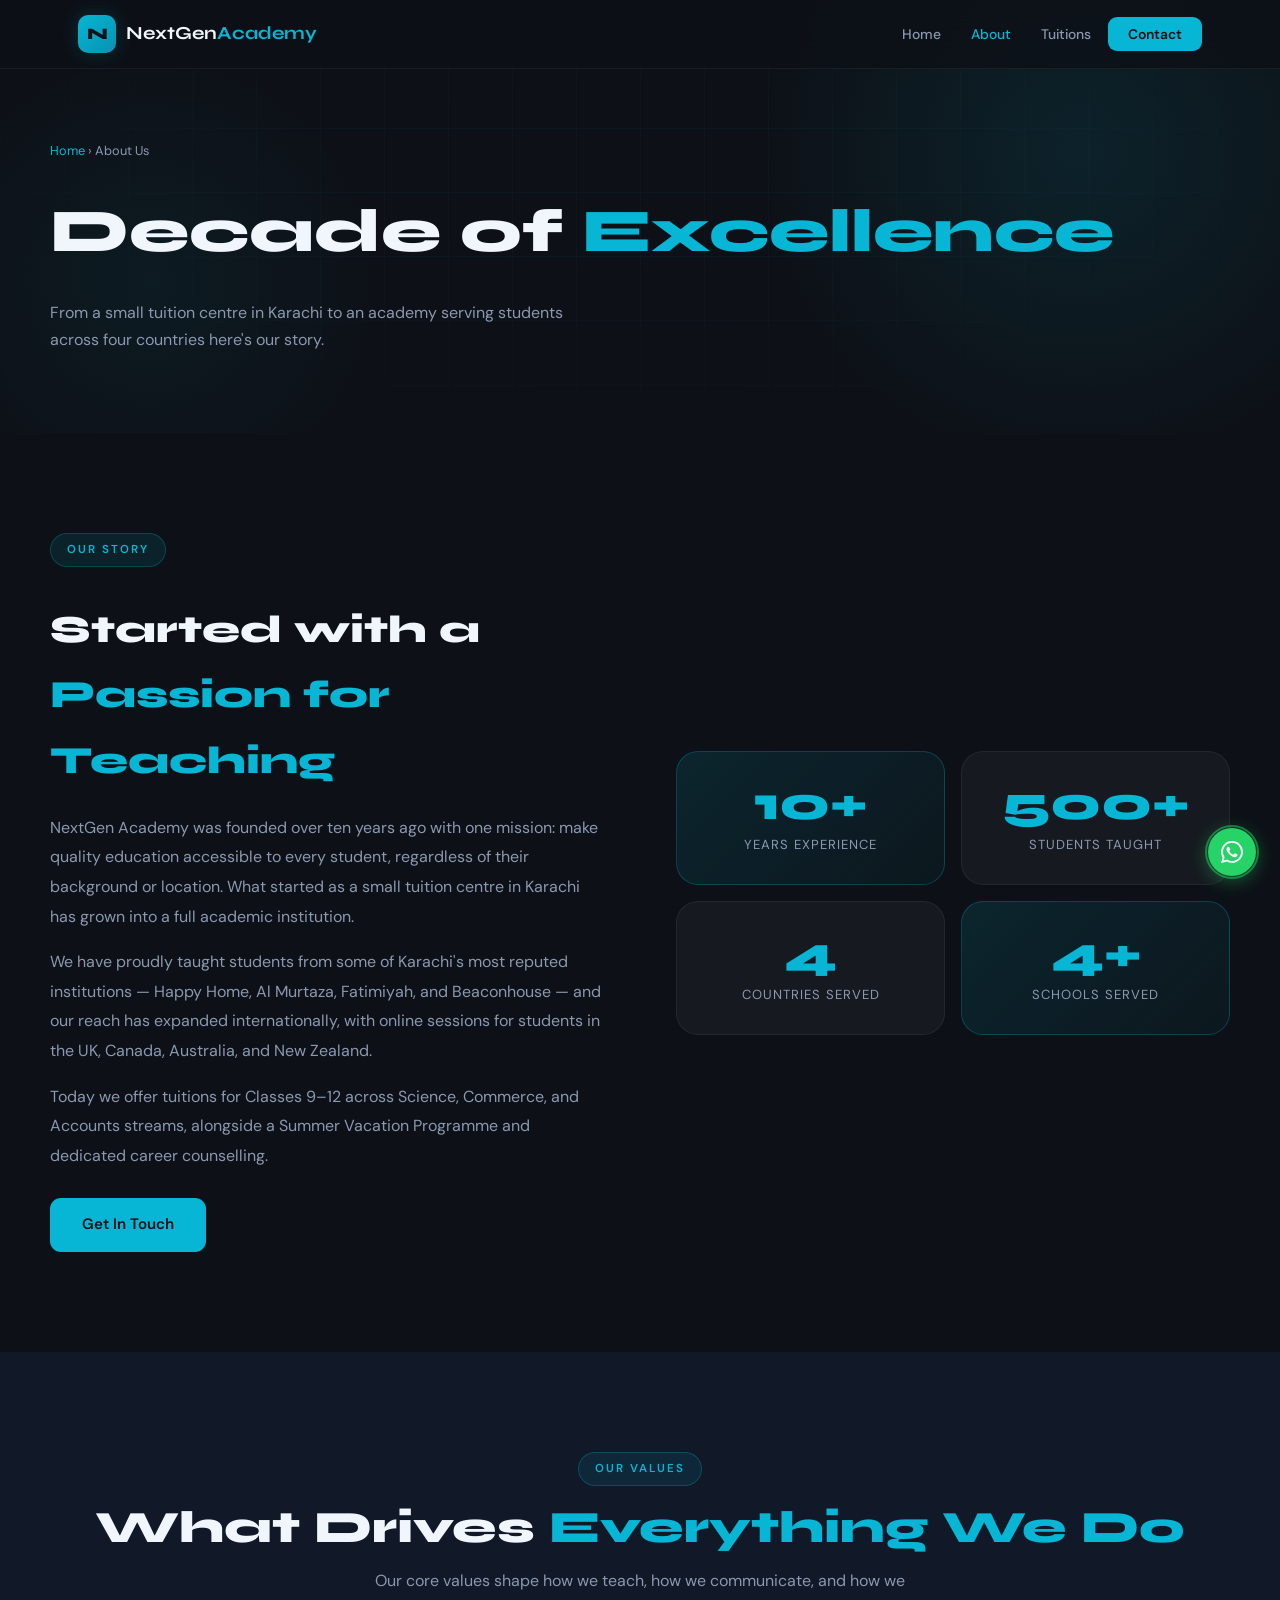
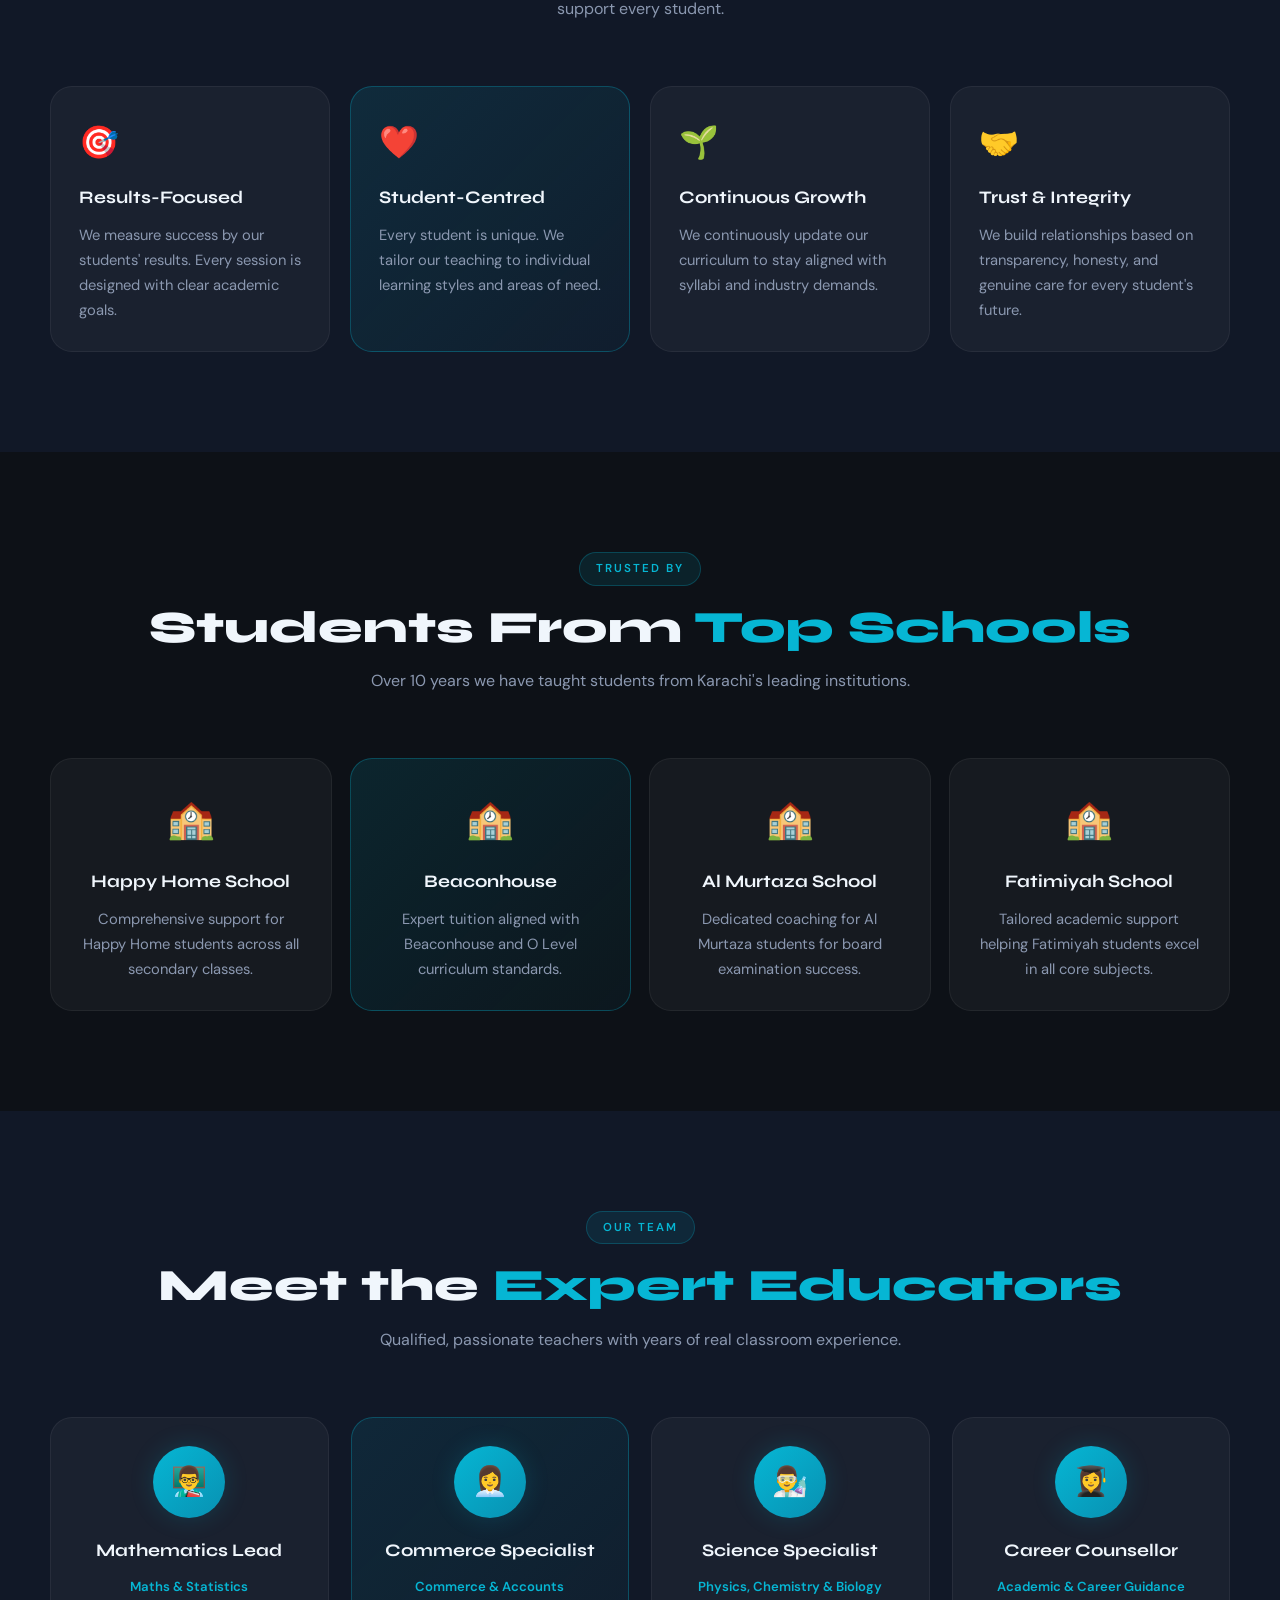
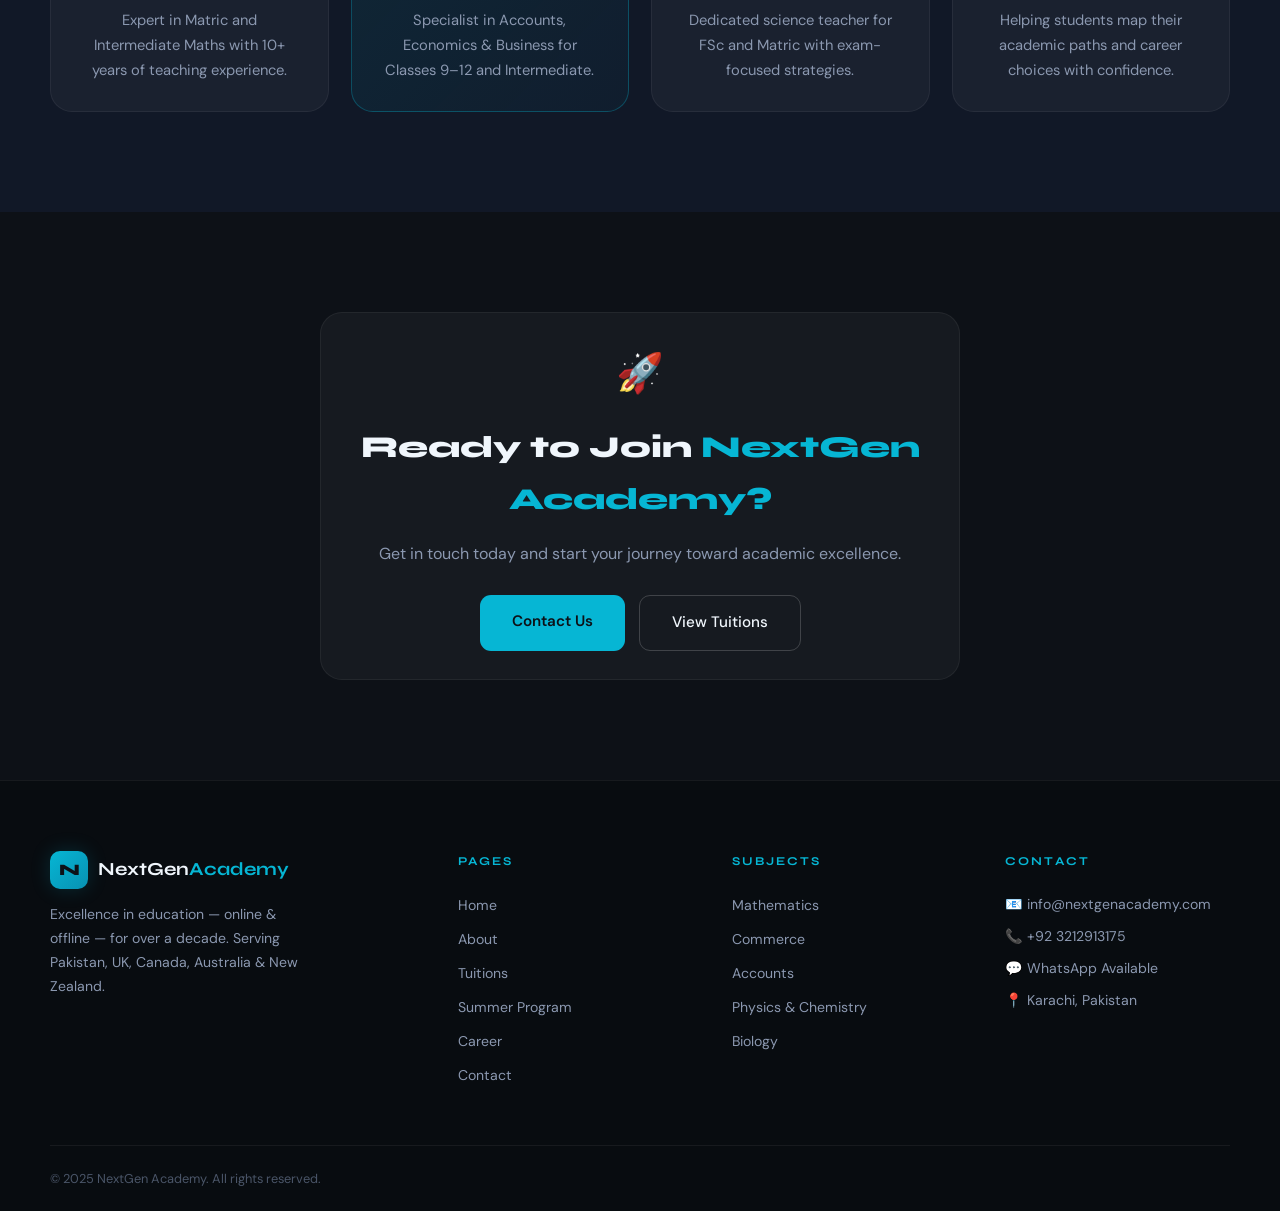
<file: about.html>
<!DOCTYPE html>
<html lang="en">
<head>
<meta charset="UTF-8"><meta name="viewport" content="width=device-width,initial-scale=1.0">
<title>About Us – NextGen Academy</title>
<link rel="stylesheet" href="nga.css">
<style>
/* ══ THE REAL FIX ══
   nga.css sets overflow-x:hidden on body but NOT html.
   On mobile the browser scrolls the html element, not body,
   so body's overflow-x is ignored — hence the scrollbar.
   Also .page-hero needs overflow:hidden to clip the 700px orbs. */
html { overflow-x: hidden; }
.page-hero { overflow: hidden; }

/* .container is missing from nga.css entirely */
.container {
  max-width: 1180px;
  margin: 0 auto;
  width: 100%;
}

/* ── PAGE HERO ── */
.page-hero {
  position: relative;
  padding: 140px 28px 80px;
}
.page-hero-inner {
  max-width: 1180px;
  margin: 0 auto;
  position: relative;
  z-index: 1;
}
.page-hero-inner h1 {
  font-family: var(--fh);
  font-size: clamp(2.2rem, 5vw, 3.8rem);
  font-weight: 800;
  margin-bottom: 16px;
}
.page-hero-inner p { color: var(--gray); font-size: 1rem; max-width: 560px; }
.breadcrumb { font-size: .8rem; color: var(--gray); margin-bottom: 18px; }
.breadcrumb a { color: var(--cyan); }
.c { color: var(--cyan); }

/* ── CARD-G ── */
.card-g {
  background: var(--glass);
  border: 1px solid var(--line);
  border-radius: var(--rl);
  padding: 28px;
  transition: .3s;
}
.card-g:hover { border-color: rgba(6,182,212,.3); transform: translateY(-4px); box-shadow: 0 16px 40px rgba(0,0,0,.3); }
.card-g h3 { font-family: var(--fh); font-size: 1.1rem; margin-bottom: 10px; }
.card-g p  { color: var(--gray); font-size: .92rem; }
.card-icon { font-size: 2rem; margin-bottom: 14px; }

/* ── STORY TWO-COL ── */
.two-col-grid {
  display: grid;
  grid-template-columns: 1fr 1fr;
  gap: 72px;
  align-items: center;
}

/* ── STATS TILES ── */
.stats-tile-grid {
  display: grid;
  grid-template-columns: 1fr 1fr;
  gap: 16px;
}

/* ── BREAKPOINTS ── */
@media (max-width: 900px) {
  .two-col-grid { grid-template-columns: 1fr; gap: 40px; }
  .page-hero { padding: 120px 28px 60px; }
}
@media (max-width: 640px) {
  .page-hero { padding: 100px 20px 50px; }
  .cta-btns { flex-direction: column !important; align-items: center !important; }
  .cta-btns a { width: 100%; max-width: 280px; text-align: center; }
}
@media (max-width: 380px) {
  .stats-tile-grid { grid-template-columns: 1fr; }
}
</style>
</head>
<body>

<nav class="nav" id="nav">
  <div class="nav-inner">
    <a href="index.html" class="logo"><div class="logo-box">N</div><span class="logo-name">NextGen<em>Academy</em></span></a>
    <button class="hbg" id="hbg">☰</button>
    <ul class="nav-links" id="nl">
      <li><a href="index.html">Home</a></li>
      <li><a href="about.html" class="on">About</a></li>
      <li><a href="tuitions.html">Tuitions</a></li>
      <!-- <li><a href="summer.html">Summer Program</a></li> -->
      <!-- <li><a href="career.html">Career</a></li> -->
      <li><a href="contact.html" class="nav-btn">Contact</a></li>
    </ul>
  </div>
</nav>

<div class="page-hero">
  <div class="grid-bg"></div>
  <div class="orb orb1"></div>
  <div class="orb orb2"></div>
  <div class="page-hero-inner">
    <div class="breadcrumb"><a href="index.html">Home</a> › About Us</div>
    <h1>Decade of <span class="c">Excellence</span></h1>
    <p>From a small tuition centre in Karachi to an academy serving students across four countries here's our story.</p>
  </div>
</div>

<!-- STORY -->
<section class="sec">
  <div class="container two-col-grid">
    <div class="reveal">
      <div class="sec-tag" style="text-align:left;display:inline-block">Our Story</div>
      <h2 style="font-family:var(--fh);font-size:clamp(1.8rem,3vw,2.6rem);font-weight:800;margin:14px 0 20px">Started with a <span class="c">Passion for Teaching</span></h2>
      <p style="color:var(--gray);margin-bottom:16px;line-height:1.85">NextGen Academy was founded over ten years ago with one mission: make quality education accessible to every student, regardless of their background or location. What started as a small tuition centre in Karachi has grown into a full academic institution.</p>
      <p style="color:var(--gray);margin-bottom:16px;line-height:1.85">We have proudly taught students from some of Karachi's most reputed institutions — Happy Home, Al Murtaza, Fatimiyah, and Beaconhouse — and our reach has expanded internationally, with online sessions for students in the UK, Canada, Australia, and New Zealand.</p>
      <p style="color:var(--gray);margin-bottom:28px;line-height:1.85">Today we offer tuitions for Classes 9–12 across Science, Commerce, and Accounts streams, alongside a Summer Vacation Programme and dedicated career counselling.</p>
      <a href="contact.html" class="btn-p">Get In Touch</a>
    </div>
    <div class="stats-tile-grid reveal reveal-d1">
      <div style="background:linear-gradient(135deg,rgba(6,182,212,.12),rgba(6,182,212,.04));border:1px solid rgba(6,182,212,.25);border-radius:var(--rl);padding:28px;text-align:center">
        <div style="font-family:var(--fh);font-size:3rem;font-weight:800;color:var(--cyan);line-height:1">10+</div>
        <div style="color:var(--gray);font-size:.82rem;margin-top:6px;text-transform:uppercase;letter-spacing:1px">Years Experience</div>
      </div>
      <div style="background:var(--glass);border:1px solid var(--line);border-radius:var(--rl);padding:28px;text-align:center">
        <div style="font-family:var(--fh);font-size:3rem;font-weight:800;color:var(--cyan);line-height:1">500+</div>
        <div style="color:var(--gray);font-size:.82rem;margin-top:6px;text-transform:uppercase;letter-spacing:1px">Students Taught</div>
      </div>
      <div style="background:var(--glass);border:1px solid var(--line);border-radius:var(--rl);padding:28px;text-align:center">
        <div style="font-family:var(--fh);font-size:3rem;font-weight:800;color:var(--cyan);line-height:1">4</div>
        <div style="color:var(--gray);font-size:.82rem;margin-top:6px;text-transform:uppercase;letter-spacing:1px">Countries Served</div>
      </div>
      <div style="background:linear-gradient(135deg,rgba(6,182,212,.12),rgba(6,182,212,.04));border:1px solid rgba(6,182,212,.25);border-radius:var(--rl);padding:28px;text-align:center">
        <div style="font-family:var(--fh);font-size:3rem;font-weight:800;color:var(--cyan);line-height:1">4+</div>
        <div style="color:var(--gray);font-size:.82rem;margin-top:6px;text-transform:uppercase;letter-spacing:1px">Schools Served</div>
      </div>
    </div>
  </div>
</section>

<!-- VALUES -->
<section class="sec dark">
  <div class="container">
    <div class="sec-head reveal">
      <div class="sec-tag">Our Values</div>
      <h2>What Drives <span class="c">Everything We Do</span></h2>
      <p>Our core values shape how we teach, how we communicate, and how we support every student.</p>
    </div>
    <div style="display:grid;grid-template-columns:repeat(auto-fit,minmax(240px,1fr));gap:20px">
      <div class="card-g reveal reveal-d1"><div class="card-icon">🎯</div><h3>Results-Focused</h3><p>We measure success by our students' results. Every session is designed with clear academic goals.</p></div>
      <div class="card-g reveal reveal-d2" style="background:linear-gradient(135deg,rgba(6,182,212,.12),rgba(6,182,212,.04));border-color:rgba(6,182,212,.3)"><div class="card-icon">❤️</div><h3>Student-Centred</h3><p>Every student is unique. We tailor our teaching to individual learning styles and areas of need.</p></div>
      <div class="card-g reveal reveal-d3"><div class="card-icon">🌱</div><h3>Continuous Growth</h3><p>We continuously update our curriculum to stay aligned with syllabi and industry demands.</p></div>
      <div class="card-g reveal reveal-d4"><div class="card-icon">🤝</div><h3>Trust & Integrity</h3><p>We build relationships based on transparency, honesty, and genuine care for every student's future.</p></div>
    </div>
  </div>
</section>

<!-- SCHOOLS -->
<section class="sec">
  <div class="container">
    <div class="sec-head reveal">
      <div class="sec-tag">Trusted By</div>
      <h2>Students From <span class="c">Top Schools</span></h2>
      <p>Over 10 years we have taught students from Karachi's leading institutions.</p>
    </div>
    <div style="display:grid;grid-template-columns:repeat(auto-fit,minmax(220px,1fr));gap:18px">
      <div class="card-g reveal reveal-d1" style="text-align:center"><div style="font-size:2.4rem;margin-bottom:14px">🏫</div><h3>Happy Home School</h3><p>Comprehensive support for Happy Home students across all secondary classes.</p></div>
      <div class="card-g reveal reveal-d2" style="text-align:center;background:linear-gradient(135deg,rgba(6,182,212,.12),rgba(6,182,212,.04));border-color:rgba(6,182,212,.3)"><div style="font-size:2.4rem;margin-bottom:14px">🏫</div><h3>Beaconhouse</h3><p>Expert tuition aligned with Beaconhouse and O Level curriculum standards.</p></div>
      <div class="card-g reveal reveal-d3" style="text-align:center"><div style="font-size:2.4rem;margin-bottom:14px">🏫</div><h3>Al Murtaza School</h3><p>Dedicated coaching for Al Murtaza students for board examination success.</p></div>
      <div class="card-g reveal reveal-d4" style="text-align:center"><div style="font-size:2.4rem;margin-bottom:14px">🏫</div><h3>Fatimiyah School</h3><p>Tailored academic support helping Fatimiyah students excel in all core subjects.</p></div>
    </div>
  </div>
</section>

<!-- TEAM -->
<section class="sec dark">
  <div class="container">
    <div class="sec-head reveal">
      <div class="sec-tag">Our Team</div>
      <h2>Meet the <span class="c">Expert Educators</span></h2>
      <p>Qualified, passionate teachers with years of real classroom experience.</p>
    </div>
    <div style="display:grid;grid-template-columns:repeat(auto-fit,minmax(240px,1fr));gap:22px">
      <div class="card-g reveal reveal-d1" style="text-align:center">
        <div style="width:72px;height:72px;border-radius:50%;background:linear-gradient(135deg,var(--cyan),#0891b2);display:flex;align-items:center;justify-content:center;font-size:1.8rem;margin:0 auto 18px;box-shadow:0 0 24px var(--cglow)">👨‍🏫</div>
        <h3>Mathematics Lead</h3><div style="color:var(--cyan);font-size:.82rem;margin-bottom:10px;font-weight:600">Maths & Statistics</div>
        <p>Expert in Matric and Intermediate Maths with 10+ years of teaching experience.</p>
      </div>
      <div class="card-g reveal reveal-d2" style="text-align:center;background:linear-gradient(135deg,rgba(6,182,212,.1),rgba(6,182,212,.04));border-color:rgba(6,182,212,.3)">
        <div style="width:72px;height:72px;border-radius:50%;background:linear-gradient(135deg,var(--cyan),#0891b2);display:flex;align-items:center;justify-content:center;font-size:1.8rem;margin:0 auto 18px;box-shadow:0 0 24px var(--cglow)">👩‍💼</div>
        <h3>Commerce Specialist</h3><div style="color:var(--cyan);font-size:.82rem;margin-bottom:10px;font-weight:600">Commerce & Accounts</div>
        <p>Specialist in Accounts, Economics & Business for Classes 9–12 and Intermediate.</p>
      </div>
      <div class="card-g reveal reveal-d3" style="text-align:center">
        <div style="width:72px;height:72px;border-radius:50%;background:linear-gradient(135deg,var(--cyan),#0891b2);display:flex;align-items:center;justify-content:center;font-size:1.8rem;margin:0 auto 18px;box-shadow:0 0 24px var(--cglow)">👨‍🔬</div>
        <h3>Science Specialist</h3><div style="color:var(--cyan);font-size:.82rem;margin-bottom:10px;font-weight:600">Physics, Chemistry & Biology</div>
        <p>Dedicated science teacher for FSc and Matric with exam-focused strategies.</p>
      </div>
      <div class="card-g reveal reveal-d4" style="text-align:center">
        <div style="width:72px;height:72px;border-radius:50%;background:linear-gradient(135deg,var(--cyan),#0891b2);display:flex;align-items:center;justify-content:center;font-size:1.8rem;margin:0 auto 18px;box-shadow:0 0 24px var(--cglow)">👩‍🎓</div>
        <h3>Career Counsellor</h3><div style="color:var(--cyan);font-size:.82rem;margin-bottom:10px;font-weight:600">Academic & Career Guidance</div>
        <p>Helping students map their academic paths and career choices with confidence.</p>
      </div>
    </div>
  </div>
</section>

<!-- CTA -->
<section class="sec" style="text-align:center">
  <div class="container reveal">
    <div class="info-box" style="max-width:640px;margin:0 auto;text-align:center">
      <div style="font-size:2.4rem;margin-bottom:16px">🚀</div>
      <h2 style="font-family:var(--fh);font-size:1.9rem;font-weight:800;margin-bottom:14px">Ready to Join <span class="c">NextGen Academy?</span></h2>
      <p style="color:var(--gray);margin-bottom:28px">Get in touch today and start your journey toward academic excellence.</p>
      <div class="cta-btns" style="display:flex;gap:14px;justify-content:center;flex-wrap:wrap">
        <a href="contact.html" class="btn-p">Contact Us</a>
        <a href="tuitions.html" class="btn-o">View Tuitions</a>
      </div>
    </div>
  </div>
</section>

<footer class="footer">
  <div class="footer-inner">
    <div class="footer-brand"><div class="logo"><div class="logo-box">N</div><span class="logo-name">NextGen<em>Academy</em></span></div><p>Excellence in education — online & offline — for over a decade. Serving Pakistan, UK, Canada, Australia & New Zealand.</p></div>
    <div><h4>Pages</h4><div class="footer-col"><a href="index.html">Home</a><a href="about.html">About</a><a href="tuitions.html">Tuitions</a><a href="summer.html">Summer Program</a><a href="career.html">Career</a><a href="contact.html">Contact</a></div></div>
    <div><h4>Subjects</h4><div class="footer-col"><a href="tuitions.html">Mathematics</a><a href="tuitions.html">Commerce</a><a href="tuitions.html">Accounts</a><a href="tuitions.html">Physics & Chemistry</a><a href="tuitions.html">Biology</a></div></div>
    <div><h4>Contact</h4><div class="footer-col"><p>📧 info@nextgenacademy.com</p><p>📞 +92 3212913175</p><p>💬 WhatsApp Available</p><p>📍 Karachi, Pakistan</p></div></div>
  </div>
  <div class="footer-bottom"><p>© 2025 NextGen Academy. All rights reserved.</p></div>
</footer>

<div class="wa-float">
  <a href="https://wa.me/923212913175" target="_blank" rel="noopener" aria-label="Chat on WhatsApp">
    <svg viewBox="0 0 24 24" xmlns="http://www.w3.org/2000/svg"><path d="M17.472 14.382c-.297-.149-1.758-.867-2.03-.967-.273-.099-.471-.148-.67.15-.197.297-.767.966-.94 1.164-.173.199-.347.223-.644.075-.297-.15-1.255-.463-2.39-1.475-.883-.788-1.48-1.761-1.653-2.059-.173-.297-.018-.458.13-.606.134-.133.298-.347.446-.52.149-.174.198-.298.298-.497.099-.198.05-.371-.025-.52-.075-.149-.669-1.612-.916-2.207-.242-.579-.487-.5-.669-.51-.173-.008-.371-.01-.57-.01-.198 0-.52.074-.792.372-.272.297-1.04 1.016-1.04 2.479 0 1.462 1.065 2.875 1.213 3.074.149.198 2.096 3.2 5.077 4.487.709.306 1.262.489 1.694.625.712.227 1.36.195 1.871.118.571-.085 1.758-.719 2.006-1.413.248-.694.248-1.289.173-1.413-.074-.124-.272-.198-.57-.347m-5.421 7.403h-.004a9.87 9.87 0 01-5.031-1.378l-.361-.214-3.741.982.998-3.648-.235-.374a9.86 9.86 0 01-1.51-5.26c.001-5.45 4.436-9.884 9.888-9.884 2.64 0 5.122 1.03 6.988 2.898a9.825 9.825 0 012.893 6.994c-.003 5.45-4.437 9.884-9.885 9.884m8.413-18.297A11.815 11.815 0 0012.05 0C5.495 0 .16 5.335.157 11.892c0 2.096.547 4.142 1.588 5.945L.057 24l6.305-1.654a11.882 11.882 0 005.683 1.448h.005c6.554 0 11.89-5.335 11.893-11.893a11.821 11.821 0 00-3.48-8.413z"/></svg>
  </a>
</div>

<script src="nga.js"></script>
</body>
</html>
</file>
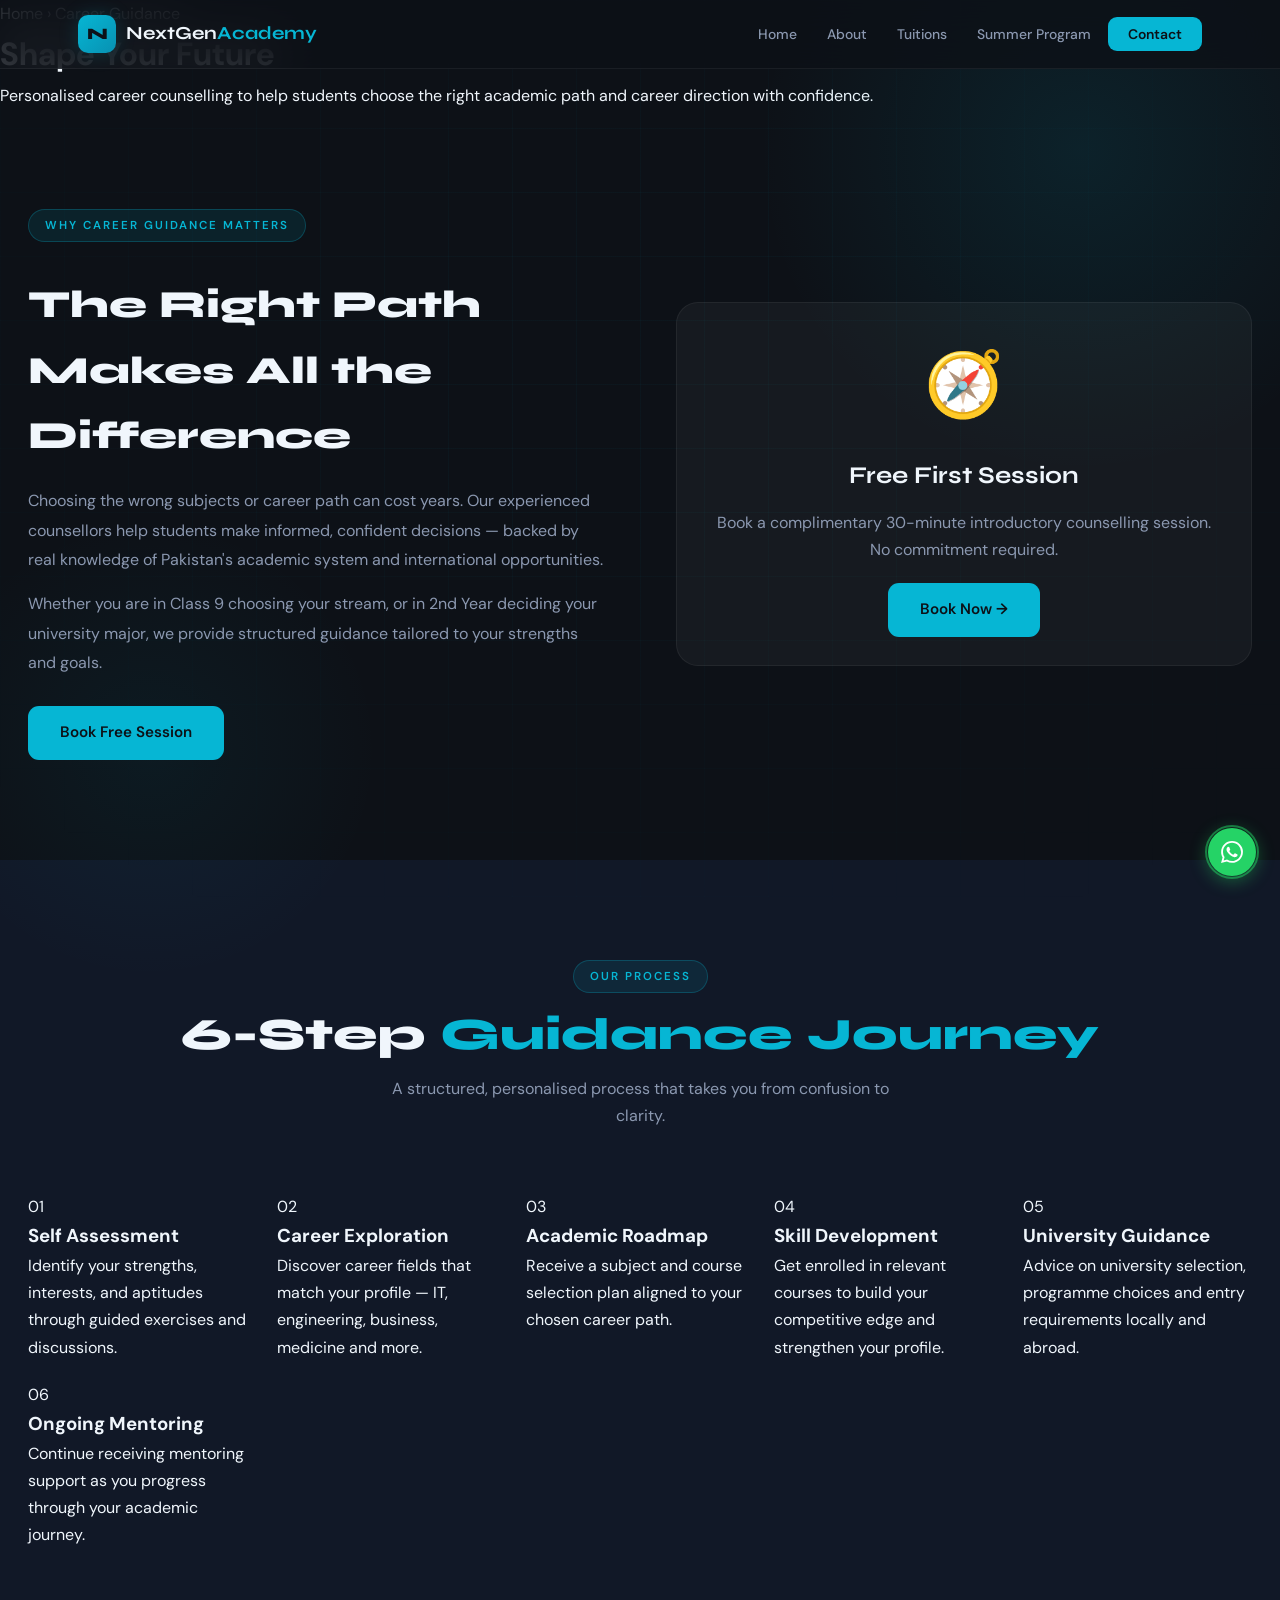
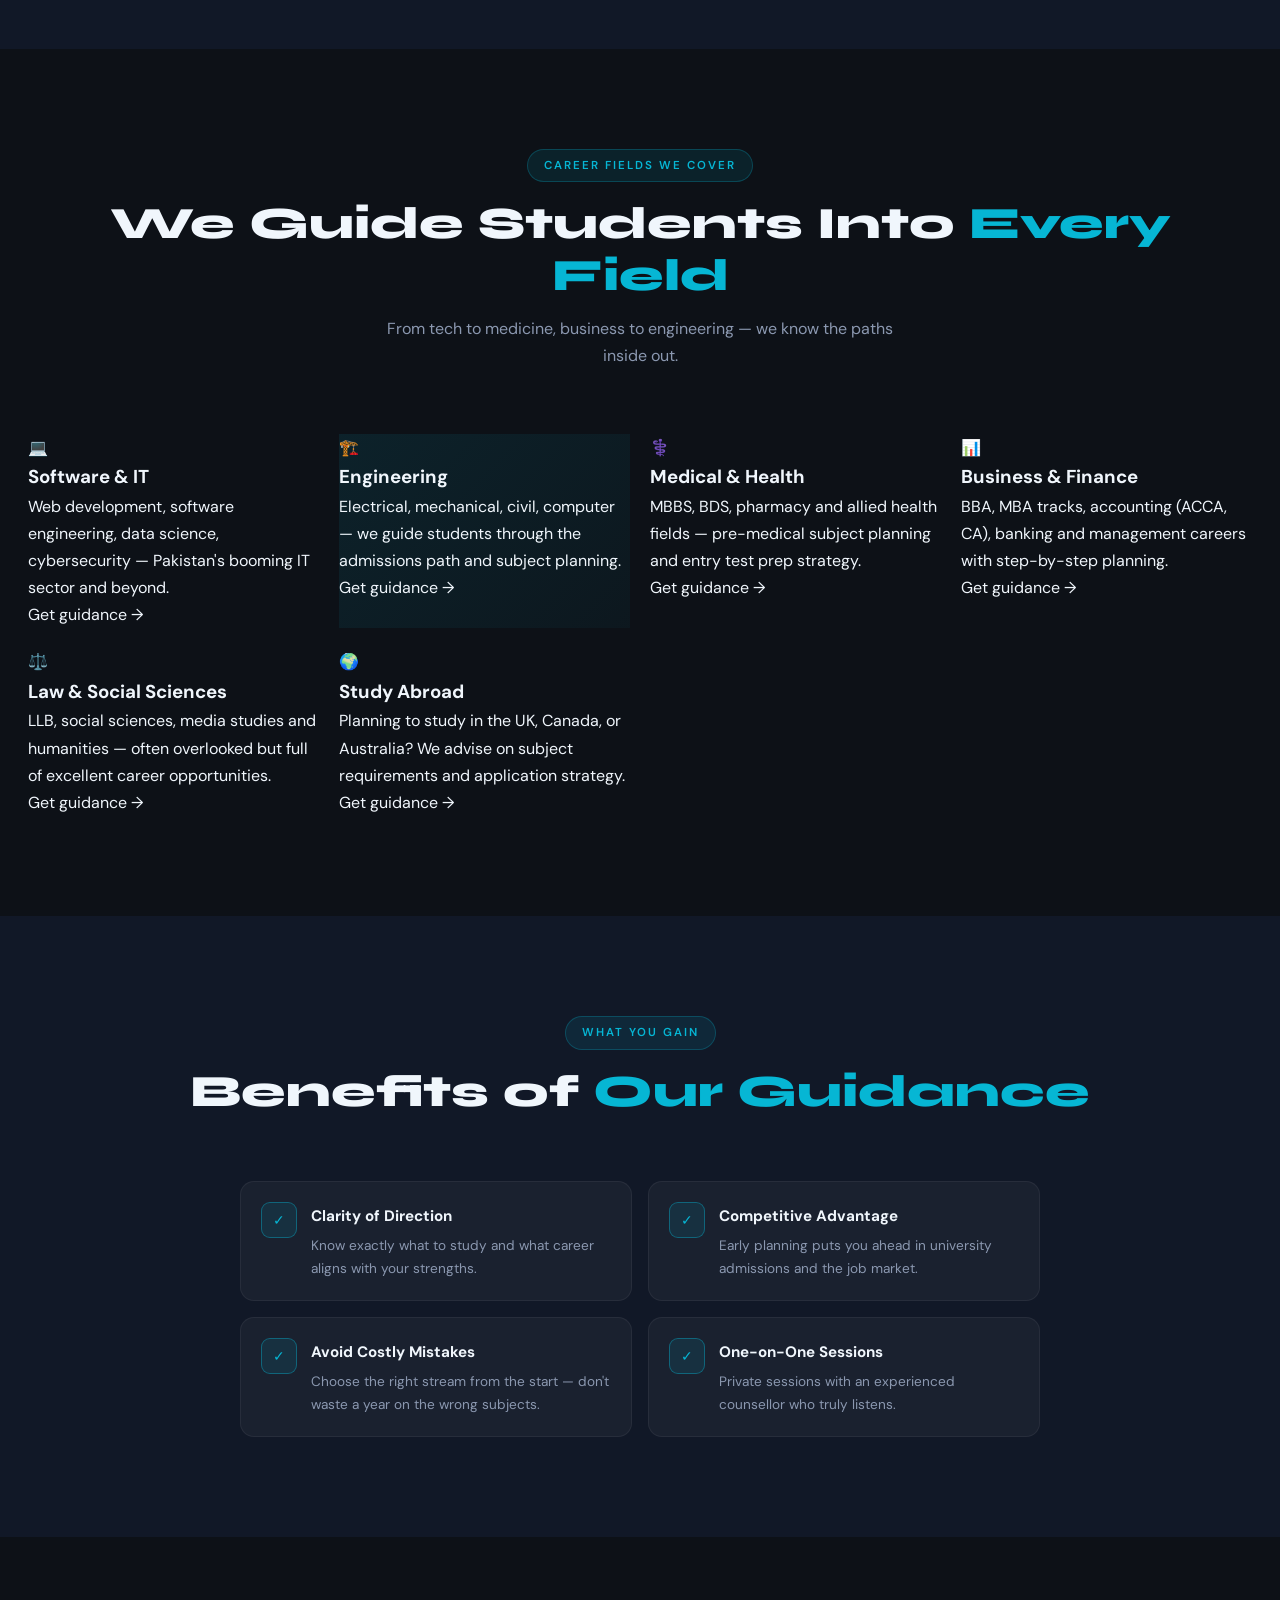
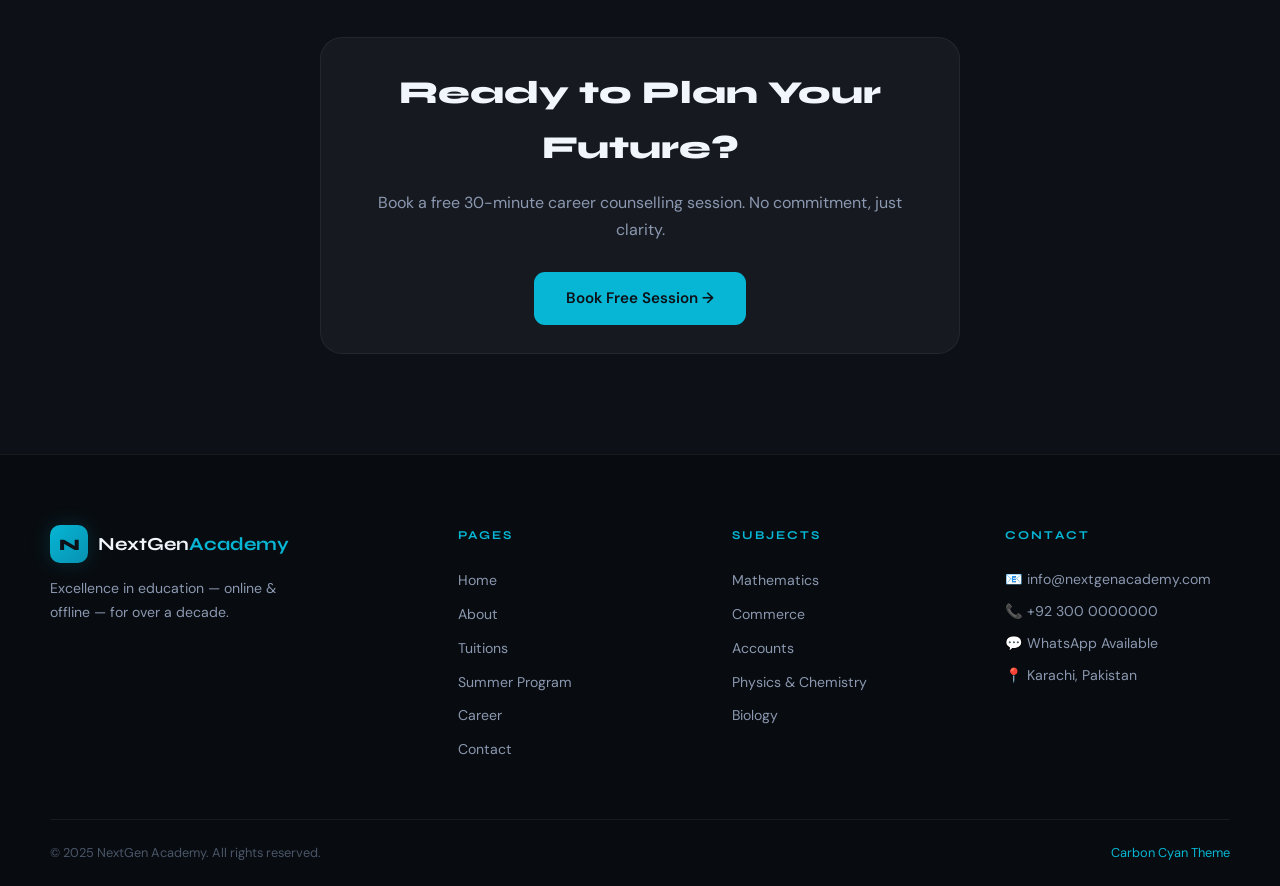
<file: career.html>
<!DOCTYPE html>
<html lang="en">
<head>
<meta charset="UTF-8"><meta name="viewport" content="width=device-width,initial-scale=1.0">
<title>Career Guidance – NextGen Academy</title>
<link rel="stylesheet" href="nga.css">
</head>
<body>

<nav class="nav" id="nav">
  <div class="nav-inner">
    <a href="index.html" class="logo"><div class="logo-box">N</div><span class="logo-name">NextGen<em>Academy</em></span></a>
    <button class="hbg" id="hbg">☰</button>
    <ul class="nav-links" id="nl">
      <li><a href="index.html">Home</a></li>
      <li><a href="about.html">About</a></li>
      <li><a href="tuitions.html">Tuitions</a></li>
      <li><a href="summer.html">Summer Program</a></li>
      <!-- <li><a href="career.html" class="on">Career</a></li> -->
      <li><a href="contact.html" class="nav-btn">Contact</a></li>
    </ul>
  </div>
</nav>

<div class="page-hero">
  <div class="grid-bg"></div>
  <div class="orb orb1"></div><div class="orb orb2"></div>
  <div class="page-hero-inner">
    <div class="breadcrumb"><a href="index.html">Home</a> › Career Guidance</div>
    <h1>Shape Your <span class="c">Future</span></h1>
    <p>Personalised career counselling to help students choose the right academic path and career direction with confidence.</p>
  </div>
</div>

<!-- INTRO -->
<section class="sec">
  <div class="container two-col-grid" style="display:grid;grid-template-columns:1fr 1fr;gap:72px;align-items:center">
    <div class="reveal">
      <div class="sec-tag" style="text-align:left;display:inline-block">Why Career Guidance Matters</div>
      <h2 style="font-family:var(--fh);font-size:clamp(1.8rem,3vw,2.5rem);font-weight:800;margin:14px 0 18px">The Right Path Makes <span class="c">All the Difference</span></h2>
      <p style="color:var(--gray);margin-bottom:14px;line-height:1.85">Choosing the wrong subjects or career path can cost years. Our experienced counsellors help students make informed, confident decisions — backed by real knowledge of Pakistan's academic system and international opportunities.</p>
      <p style="color:var(--gray);margin-bottom:28px;line-height:1.85">Whether you are in Class 9 choosing your stream, or in 2nd Year deciding your university major, we provide structured guidance tailored to your strengths and goals.</p>
      <a href="contact.html" class="btn-p">Book Free Session</a>
    </div>
    <div class="info-box reveal reveal-d1" style="text-align:center">
      <div style="font-size:4rem;margin-bottom:16px">🧭</div>
      <h3 style="font-family:var(--fh);font-size:1.5rem;margin-bottom:12px">Free First Session</h3>
      <p style="color:var(--gray);margin-bottom:20px">Book a complimentary 30-minute introductory counselling session. No commitment required.</p>
      <a href="contact.html" class="btn-p">Book Now →</a>
    </div>
  </div>
</section>

<!-- PROCESS -->
<section class="sec dark">
  <div class="container">
    <div class="sec-head reveal">
      <div class="sec-tag">Our Process</div>
      <h2>6-Step <span class="c">Guidance Journey</span></h2>
      <p>A structured, personalised process that takes you from confusion to clarity.</p>
    </div>
    <div style="display:grid;grid-template-columns:repeat(auto-fit,minmax(220px,1fr));gap:20px">
      <div class="step-card reveal reveal-d1"><div class="step-num">01</div><h3>Self Assessment</h3><p>Identify your strengths, interests, and aptitudes through guided exercises and discussions.</p></div>
      <div class="step-card reveal reveal-d2"><div class="step-num">02</div><h3>Career Exploration</h3><p>Discover career fields that match your profile — IT, engineering, business, medicine and more.</p></div>
      <div class="step-card reveal reveal-d3"><div class="step-num">03</div><h3>Academic Roadmap</h3><p>Receive a subject and course selection plan aligned to your chosen career path.</p></div>
      <div class="step-card reveal reveal-d4"><div class="step-num">04</div><h3>Skill Development</h3><p>Get enrolled in relevant courses to build your competitive edge and strengthen your profile.</p></div>
      <div class="step-card reveal reveal-d1"><div class="step-num">05</div><h3>University Guidance</h3><p>Advice on university selection, programme choices and entry requirements locally and abroad.</p></div>
      <div class="step-card reveal reveal-d2"><div class="step-num">06</div><h3>Ongoing Mentoring</h3><p>Continue receiving mentoring support as you progress through your academic journey.</p></div>
    </div>
  </div>
</section>

<!-- CAREER FIELDS -->
<section class="sec">
  <div class="container">
    <div class="sec-head reveal">
      <div class="sec-tag">Career Fields We Cover</div>
      <h2>We Guide Students Into <span class="c">Every Field</span></h2>
      <p>From tech to medicine, business to engineering — we know the paths inside out.</p>
    </div>
    <div style="display:grid;grid-template-columns:repeat(auto-fit,minmax(240px,1fr));gap:20px">
      <div class="card-g reveal reveal-d1"><div class="card-icon">💻</div><h3>Software & IT</h3><p>Web development, software engineering, data science, cybersecurity — Pakistan's booming IT sector and beyond.</p><a href="contact.html" class="card-link">Get guidance →</a></div>
      <div class="card-g reveal reveal-d2" style="background:linear-gradient(135deg,rgba(6,182,212,.1),rgba(6,182,212,.04));border-color:rgba(6,182,212,.3)"><div class="card-icon">🏗️</div><h3>Engineering</h3><p>Electrical, mechanical, civil, computer — we guide students through the admissions path and subject planning.</p><a href="contact.html" class="card-link">Get guidance →</a></div>
      <div class="card-g reveal reveal-d3"><div class="card-icon">⚕️</div><h3>Medical & Health</h3><p>MBBS, BDS, pharmacy and allied health fields — pre-medical subject planning and entry test prep strategy.</p><a href="contact.html" class="card-link">Get guidance →</a></div>
      <div class="card-g reveal reveal-d4"><div class="card-icon">📊</div><h3>Business & Finance</h3><p>BBA, MBA tracks, accounting (ACCA, CA), banking and management careers with step-by-step planning.</p><a href="contact.html" class="card-link">Get guidance →</a></div>
      <div class="card-g reveal reveal-d1"><div class="card-icon">⚖️</div><h3>Law & Social Sciences</h3><p>LLB, social sciences, media studies and humanities — often overlooked but full of excellent career opportunities.</p><a href="contact.html" class="card-link">Get guidance →</a></div>
      <div class="card-g reveal reveal-d2"><div class="card-icon">🌍</div><h3>Study Abroad</h3><p>Planning to study in the UK, Canada, or Australia? We advise on subject requirements and application strategy.</p><a href="contact.html" class="card-link">Get guidance →</a></div>
    </div>
  </div>
</section>

<!-- BENEFITS -->
<section class="sec dark">
  <div class="container">
    <div class="sec-head reveal">
      <div class="sec-tag">What You Gain</div>
      <h2>Benefits of <span class="c">Our Guidance</span></h2>
    </div>
    <div style="display:grid;grid-template-columns:1fr 1fr;gap:16px;max-width:800px;margin:0 auto" class="benefits-grid">
      <div style="display:flex;align-items:flex-start;gap:14px;padding:20px;background:var(--glass);border:1px solid var(--line);border-radius:var(--r)" class="reveal reveal-d1">
        <div style="width:36px;height:36px;border-radius:9px;background:var(--cdim);border:1px solid rgba(6,182,212,.4);display:flex;align-items:center;justify-content:center;flex-shrink:0;color:var(--cyan);font-size:.85rem">✓</div>
        <div><strong style="font-size:.95rem">Clarity of Direction</strong><p style="color:var(--gray);font-size:.85rem;margin-top:4px">Know exactly what to study and what career aligns with your strengths.</p></div>
      </div>
      <div style="display:flex;align-items:flex-start;gap:14px;padding:20px;background:var(--glass);border:1px solid var(--line);border-radius:var(--r)" class="reveal reveal-d2">
        <div style="width:36px;height:36px;border-radius:9px;background:var(--cdim);border:1px solid rgba(6,182,212,.4);display:flex;align-items:center;justify-content:center;flex-shrink:0;color:var(--cyan);font-size:.85rem">✓</div>
        <div><strong style="font-size:.95rem">Competitive Advantage</strong><p style="color:var(--gray);font-size:.85rem;margin-top:4px">Early planning puts you ahead in university admissions and the job market.</p></div>
      </div>
      <div style="display:flex;align-items:flex-start;gap:14px;padding:20px;background:var(--glass);border:1px solid var(--line);border-radius:var(--r)" class="reveal reveal-d3">
        <div style="width:36px;height:36px;border-radius:9px;background:var(--cdim);border:1px solid rgba(6,182,212,.4);display:flex;align-items:center;justify-content:center;flex-shrink:0;color:var(--cyan);font-size:.85rem">✓</div>
        <div><strong style="font-size:.95rem">Avoid Costly Mistakes</strong><p style="color:var(--gray);font-size:.85rem;margin-top:4px">Choose the right stream from the start — don't waste a year on the wrong subjects.</p></div>
      </div>
      <div style="display:flex;align-items:flex-start;gap:14px;padding:20px;background:var(--glass);border:1px solid var(--line);border-radius:var(--r)" class="reveal reveal-d4">
        <div style="width:36px;height:36px;border-radius:9px;background:var(--cdim);border:1px solid rgba(6,182,212,.4);display:flex;align-items:center;justify-content:center;flex-shrink:0;color:var(--cyan);font-size:.85rem">✓</div>
        <div><strong style="font-size:.95rem">One-on-One Sessions</strong><p style="color:var(--gray);font-size:.85rem;margin-top:4px">Private sessions with an experienced counsellor who truly listens.</p></div>
      </div>
    </div>
  </div>
</section>

<!-- CTA -->
<section class="sec" style="text-align:center">
  <div class="container reveal">
    <div class="info-box" style="max-width:640px;margin:0 auto">
      <h2 style="font-family:var(--fh);font-size:2rem;font-weight:800;margin-bottom:14px">Ready to Plan Your <span class="c">Future?</span></h2>
      <p style="color:var(--gray);margin-bottom:28px">Book a free 30-minute career counselling session. No commitment, just clarity.</p>
      <a href="contact.html" class="btn-p">Book Free Session →</a>
    </div>
  </div>
</section>

<footer class="footer">
  <div class="footer-inner">
    <div class="footer-brand"><div class="logo"><div class="logo-box">N</div><span class="logo-name">NextGen<em>Academy</em></span></div><p>Excellence in education — online & offline — for over a decade.</p></div>
    <div><h4>Pages</h4><div class="footer-col"><a href="index.html">Home</a><a href="about.html">About</a><a href="tuitions.html">Tuitions</a><a href="summer.html">Summer Program</a><a href="career.html">Career</a><a href="contact.html">Contact</a></div></div>
    <div><h4>Subjects</h4><div class="footer-col"><a href="tuitions.html">Mathematics</a><a href="tuitions.html">Commerce</a><a href="tuitions.html">Accounts</a><a href="tuitions.html">Physics & Chemistry</a><a href="tuitions.html">Biology</a></div></div>
    <div><h4>Contact</h4><div class="footer-col"><p>📧 info@nextgenacademy.com</p><p>📞 +92 300 0000000</p><p>💬 WhatsApp Available</p><p>📍 Karachi, Pakistan</p></div></div>
  </div>
  <div class="footer-bottom"><p>© 2025 NextGen Academy. All rights reserved.</p><p class="made">Carbon Cyan Theme</p></div>
</footer>
<!-- WhatsApp Float Button -->
<div class="wa-float">
  <a href="https://wa.me/923212913175" target="_blank" rel="noopener" aria-label="Chat on WhatsApp">
    <svg viewBox="0 0 24 24" xmlns="http://www.w3.org/2000/svg"><path d="M17.472 14.382c-.297-.149-1.758-.867-2.03-.967-.273-.099-.471-.148-.67.15-.197.297-.767.966-.94 1.164-.173.199-.347.223-.644.075-.297-.15-1.255-.463-2.39-1.475-.883-.788-1.48-1.761-1.653-2.059-.173-.297-.018-.458.13-.606.134-.133.298-.347.446-.52.149-.174.198-.298.298-.497.099-.198.05-.371-.025-.52-.075-.149-.669-1.612-.916-2.207-.242-.579-.487-.5-.669-.51-.173-.008-.371-.01-.57-.01-.198 0-.52.074-.792.372-.272.297-1.04 1.016-1.04 2.479 0 1.462 1.065 2.875 1.213 3.074.149.198 2.096 3.2 5.077 4.487.709.306 1.262.489 1.694.625.712.227 1.36.195 1.871.118.571-.085 1.758-.719 2.006-1.413.248-.694.248-1.289.173-1.413-.074-.124-.272-.198-.57-.347m-5.421 7.403h-.004a9.87 9.87 0 01-5.031-1.378l-.361-.214-3.741.982.998-3.648-.235-.374a9.86 9.86 0 01-1.51-5.26c.001-5.45 4.436-9.884 9.888-9.884 2.64 0 5.122 1.03 6.988 2.898a9.825 9.825 0 012.893 6.994c-.003 5.45-4.437 9.884-9.885 9.884m8.413-18.297A11.815 11.815 0 0012.05 0C5.495 0 .16 5.335.157 11.892c0 2.096.547 4.142 1.588 5.945L.057 24l6.305-1.654a11.882 11.882 0 005.683 1.448h.005c6.554 0 11.89-5.335 11.893-11.893a11.821 11.821 0 00-3.48-8.413z"/></svg>
  </a>
</div>
<script src="nga.js"></script>

</body>
</html>
</file>
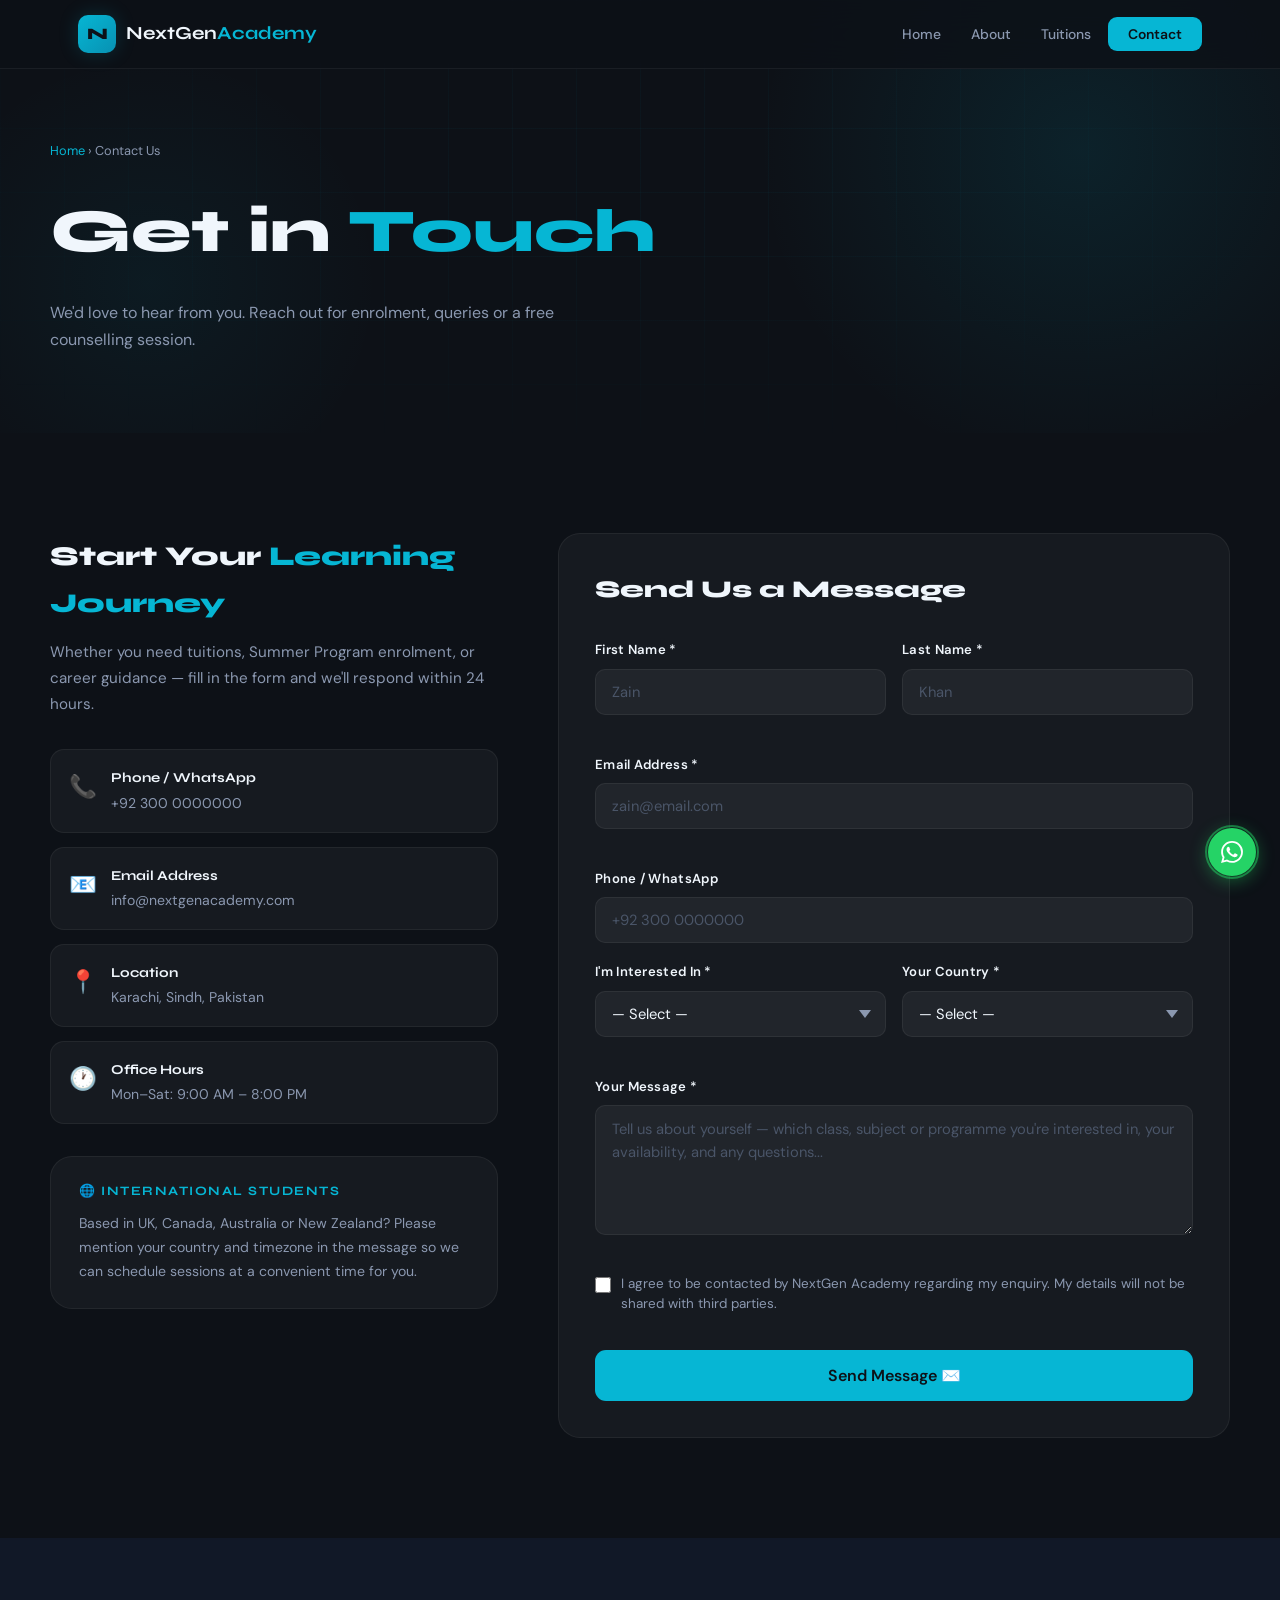
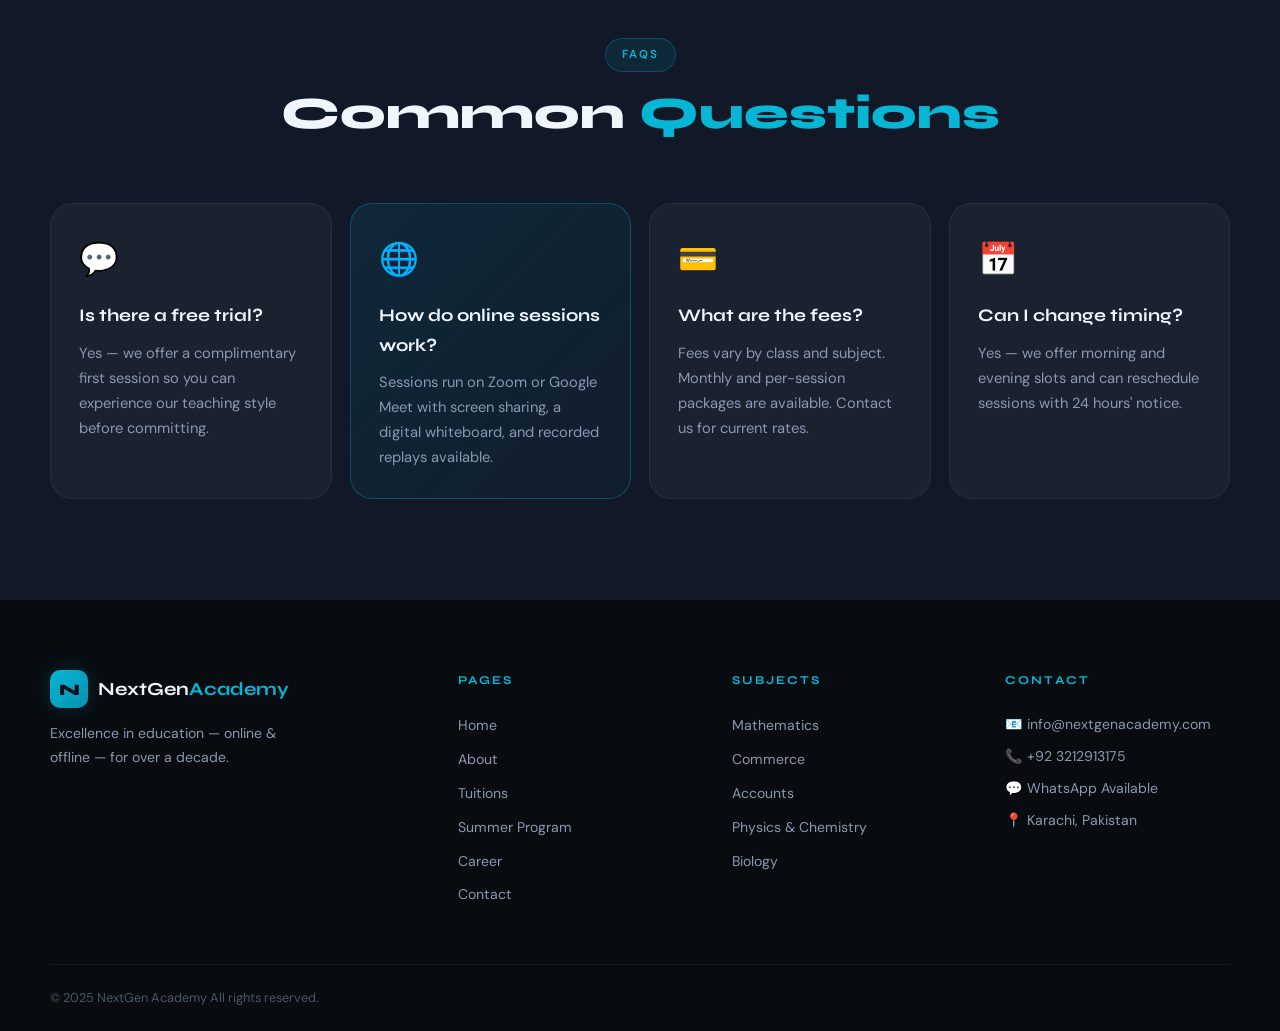
<file: contact.html>
<!DOCTYPE html>
<html lang="en">
<head>
<meta charset="UTF-8"><meta name="viewport" content="width=device-width,initial-scale=1.0">
<title>Contact Us – NextGen Academy</title>
<link rel="stylesheet" href="nga.css">
<style>
/* ── MISSING BASE CLASSES ── */
.container { max-width: 1180px; margin: 0 auto; width: 100%; }
.page-hero { position: relative; padding: 140px 28px 80px; overflow: hidden; }
.page-hero-inner { max-width: 1180px; margin: 0 auto; position: relative; z-index: 1; }
.page-hero-inner h1 { font-family: var(--fh); font-size: clamp(2.2rem,5vw,3.8rem); font-weight: 800; margin-bottom: 16px; }
.page-hero-inner p { color: var(--gray); font-size: 1rem; max-width: 560px; }
.breadcrumb { font-size: .8rem; color: var(--gray); margin-bottom: 18px; }
.breadcrumb a { color: var(--cyan); }
.c { color: var(--cyan); }

.card-g { background: var(--glass); border: 1px solid var(--line); border-radius: var(--rl); padding: 28px; transition: .3s; }
.card-g:hover { border-color: rgba(6,182,212,.3); transform: translateY(-4px); box-shadow: 0 16px 40px rgba(0,0,0,.3); }
.card-g h3 { font-family: var(--fh); font-size: 1.1rem; margin-bottom: 10px; }
.card-g p { color: var(--gray); font-size: .92rem; }
.card-icon { font-size: 2rem; margin-bottom: 14px; }

/* ── CONTACT LAYOUT ── */
.contact-layout {
  display: grid;
  grid-template-columns: 1fr 1.5fr;
  gap: 60px;
  align-items: start;
}

/* ── CONTACT ITEMS ── */
.contact-item {
  display: flex;
  align-items: flex-start;
  gap: 14px;
  background: var(--glass);
  border: 1px solid var(--line);
  border-radius: var(--r);
  padding: 16px 18px;
}
.contact-item-icon { font-size: 1.4rem; flex-shrink: 0; margin-top: 2px; }
.contact-item h4 { font-family: var(--fh); font-size: .85rem; font-weight: 700; margin-bottom: 2px; }
.contact-item p { color: var(--gray); font-size: .88rem; }

/* ── FORM WRAPPER ── */
.form-wrap {
  background: var(--glass);
  border: 1px solid var(--line);
  border-radius: var(--rl);
  padding: 36px;
}

/* ── FORM ELEMENTS ── */
.form-row {
  display: grid;
  grid-template-columns: 1fr 1fr;
  gap: 16px;
}
.form-group {
  display: flex;
  flex-direction: column;
  margin-bottom: 18px;
}
.form-group label {
  font-size: .82rem;
  font-weight: 600;
  color: var(--white);
  margin-bottom: 7px;
  letter-spacing: .3px;
}
.form-group input,
.form-group select,
.form-group textarea {
  background: rgba(255,255,255,.05);
  border: 1px solid var(--line);
  border-radius: 10px;
  color: var(--white);
  font-family: var(--fb);
  font-size: .92rem;
  padding: 12px 16px;
  transition: border-color .25s, box-shadow .25s;
  width: 100%;
  outline: none;
  -webkit-appearance: none;
  appearance: none;
}
.form-group select {
  background-image: url("data:image/svg+xml,%3Csvg xmlns='http://www.w3.org/2000/svg' width='12' height='8' viewBox='0 0 12 8'%3E%3Cpath fill='%238b98b0' d='M6 8L0 0h12z'/%3E%3C/svg%3E");
  background-repeat: no-repeat;
  background-position: right 14px center;
  padding-right: 36px;
  cursor: pointer;
}
.form-group select option { background: #1c2333; color: var(--white); }
.form-group select optgroup { color: var(--cyan); font-weight: 700; }
.form-group textarea {
  resize: vertical;
  min-height: 130px;
  line-height: 1.6;
}
.form-group input::placeholder,
.form-group textarea::placeholder { color: var(--gray2); }
.form-group input:focus,
.form-group select:focus,
.form-group textarea:focus {
  border-color: rgba(6,182,212,.5);
  box-shadow: 0 0 0 3px rgba(6,182,212,.08);
}
.form-group input.err,
.form-group select.err,
.form-group textarea.err { border-color: #f87171; }

/* Checkbox row */
.check-row {
  display: flex;
  align-items: flex-start;
  gap: 10px;
  margin-bottom: 6px;
}
.check-row input[type="checkbox"] {
  width: 16px;
  height: 16px;
  flex-shrink: 0;
  margin-top: 3px;
  accent-color: var(--cyan);
  cursor: pointer;
}
.check-row label {
  font-weight: 400;
  color: var(--gray);
  font-size: .84rem;
  cursor: pointer;
  letter-spacing: 0;
  line-height: 1.5;
}

/* Validation */
.field-err { color: #f87171; font-size: .78rem; margin-top: 5px; min-height: 16px; }

/* Submit button */
.submit-btn {
  width: 100%;
  padding: 15px;
  font-size: 1rem;
  display: flex;
  align-items: center;
  justify-content: center;
  gap: 8px;
  margin-top: 4px;
}
.submit-btn:disabled { opacity: .6; cursor: not-allowed; transform: none !important; }

/* Success message */
#form-ok {
  display: none;
  background: rgba(6,182,212,.1);
  border: 1px solid rgba(6,182,212,.3);
  border-radius: 10px;
  padding: 16px 20px;
  color: var(--cyan);
  font-size: .92rem;
  margin-top: 18px;
  line-height: 1.6;
}

/* ── RESPONSIVE ── */
@media (max-width: 900px) {
  .contact-layout { grid-template-columns: 1fr; gap: 40px; }
  .page-hero { padding: 120px 28px 60px; }
}
@media (max-width: 640px) {
  .page-hero { padding: 100px 20px 50px; }
  .form-row { grid-template-columns: 1fr; gap: 0; }
  .form-wrap { padding: 24px 20px; }
}
</style>
</head>
<body>

<nav class="nav" id="nav">
  <div class="nav-inner">
    <a href="index.html" class="logo"><div class="logo-box">N</div><span class="logo-name">NextGen<em>Academy</em></span></a>
    <button class="hbg" id="hbg">☰</button>
    <ul class="nav-links" id="nl">
      <li><a href="index.html">Home</a></li>
      <li><a href="about.html">About</a></li>
      <li><a href="tuitions.html">Tuitions</a></li>
      <li><a href="contact.html" class="nav-btn on">Contact</a></li>
    </ul>
  </div>
</nav>

<div class="page-hero">
  <div class="grid-bg"></div>
  <div class="orb orb1"></div><div class="orb orb2"></div>
  <div class="page-hero-inner">
    <div class="breadcrumb"><a href="index.html">Home</a> › Contact Us</div>
    <h1>Get in <span class="c">Touch</span></h1>
    <p>We'd love to hear from you. Reach out for enrolment, queries or a free counselling session.</p>
  </div>
</div>

<section class="sec">
  <div class="container contact-layout">

    <!-- LEFT INFO -->
    <div>
      <h2 style="font-family:var(--fh);font-size:1.7rem;font-weight:800;margin-bottom:14px" class="reveal">Start Your <span class="c">Learning Journey</span></h2>
      <p style="color:var(--gray);margin-bottom:32px;font-size:.95rem" class="reveal">Whether you need tuitions, Summer Program enrolment, or career guidance — fill in the form and we'll respond within 24 hours.</p>

      <div style="display:flex;flex-direction:column;gap:14px;margin-bottom:32px">
        <div class="contact-item reveal reveal-d1">
          <div class="contact-item-icon">📞</div>
          <div><h4>Phone / WhatsApp</h4><p>+92 300 0000000</p></div>
        </div>
        <div class="contact-item reveal reveal-d2">
          <div class="contact-item-icon">📧</div>
          <div><h4>Email Address</h4><p>info@nextgenacademy.com</p></div>
        </div>
        <div class="contact-item reveal reveal-d3">
          <div class="contact-item-icon">📍</div>
          <div><h4>Location</h4><p>Karachi, Sindh, Pakistan</p></div>
        </div>
        <div class="contact-item reveal reveal-d4">
          <div class="contact-item-icon">🕐</div>
          <div><h4>Office Hours</h4><p>Mon–Sat: 9:00 AM – 8:00 PM</p></div>
        </div>
      </div>

      <div class="info-box reveal" style="padding:24px 28px">
        <h4 style="font-family:var(--fh);font-size:.8rem;color:var(--cyan);text-transform:uppercase;letter-spacing:1.5px;margin-bottom:10px">🌐 International Students</h4>
        <p style="color:var(--gray);font-size:.88rem;line-height:1.7">Based in UK, Canada, Australia or New Zealand? Please mention your country and timezone in the message so we can schedule sessions at a convenient time for you.</p>
      </div>
    </div>

    <!-- RIGHT FORM -->
    <div class="form-wrap reveal reveal-d1">
      <h3 style="font-family:var(--fh);font-size:1.5rem;font-weight:800;margin-bottom:28px">Send Us a Message</h3>
      <form id="cf" novalidate>

        <div class="form-row">
          <div class="form-group">
            <label for="fname">First Name *</label>
            <input type="text" id="fname" placeholder="Zain">
            <span class="field-err" id="e-fname"></span>
          </div>
          <div class="form-group">
            <label for="lname">Last Name *</label>
            <input type="text" id="lname" placeholder="Khan">
            <span class="field-err" id="e-lname"></span>
          </div>
        </div>

        <div class="form-group">
          <label for="email">Email Address *</label>
          <input type="email" id="email" placeholder="zain@email.com">
          <span class="field-err" id="e-email"></span>
        </div>

        <div class="form-group">
          <label for="phone">Phone / WhatsApp</label>
          <input type="tel" id="phone" placeholder="+92 300 0000000">
        </div>

        <div class="form-row">
          <div class="form-group">
            <label for="interest">I'm Interested In *</label>
            <select id="interest">
              <option value="">— Select —</option>
              <optgroup label="Tuitions">
                <option>Tuition – Class 9 / 10</option>
                <option>Tuition – Class 11 / 12</option>
                <option>Tuition – 1st Year</option>
                <option>Tuition – 2nd Year</option>
                <option>Online Tuition (International)</option>
              </optgroup>
              <optgroup label="Summer Program">
                <option>Maths & Science Crash</option>
                <option>Commerce & Accounts Summer</option>
                <option>FSc Board Prep</option>
                <option>Career Discovery</option>
              </optgroup>
              <optgroup label="Other">
                <option>Career Guidance Session</option>
                <option>General Enquiry</option>
              </optgroup>
            </select>
            <span class="field-err" id="e-interest"></span>
          </div>
          <div class="form-group">
            <label for="country">Your Country *</label>
            <select id="country">
              <option value="">— Select —</option>
              <option>🇵🇰 Pakistan</option>
              <option>🇬🇧 United Kingdom</option>
              <option>🇨🇦 Canada</option>
              <option>🇦🇺 Australia</option>
              <option>🇳🇿 New Zealand</option>
              <option>Other</option>
            </select>
            <span class="field-err" id="e-country"></span>
          </div>
        </div>

        <div class="form-group">
          <label for="msg">Your Message *</label>
          <textarea id="msg" placeholder="Tell us about yourself — which class, subject or programme you're interested in, your availability, and any questions..."></textarea>
          <span class="field-err" id="e-msg"></span>
        </div>

        <div class="check-row">
          <input type="checkbox" id="agree">
          <label for="agree">I agree to be contacted by NextGen Academy regarding my enquiry. My details will not be shared with third parties.</label>
        </div>
        <span class="field-err" id="e-agree" style="display:block;margin-bottom:14px"></span>

        <button type="submit" class="btn-p submit-btn">Send Message ✉️</button>
        <div id="form-ok">✅ Thank you! Your message has been received. We'll be in touch within 24 hours.</div>
      </form>
    </div>

  </div>
</section>

<!-- FAQ -->
<section class="sec dark">
  <div class="container">
    <div class="sec-head reveal">
      <div class="sec-tag">FAQs</div>
      <h2>Common <span class="c">Questions</span></h2>
    </div>
    <div style="display:grid;grid-template-columns:repeat(auto-fit,minmax(280px,1fr));gap:18px">
      <div class="card-g reveal reveal-d1"><div class="card-icon">💬</div><h3>Is there a free trial?</h3><p>Yes — we offer a complimentary first session so you can experience our teaching style before committing.</p></div>
      <div class="card-g reveal reveal-d2" style="background:linear-gradient(135deg,rgba(6,182,212,.1),rgba(6,182,212,.04));border-color:rgba(6,182,212,.3)"><div class="card-icon">🌐</div><h3>How do online sessions work?</h3><p>Sessions run on Zoom or Google Meet with screen sharing, a digital whiteboard, and recorded replays available.</p></div>
      <div class="card-g reveal reveal-d3"><div class="card-icon">💳</div><h3>What are the fees?</h3><p>Fees vary by class and subject. Monthly and per-session packages are available. Contact us for current rates.</p></div>
      <div class="card-g reveal reveal-d4"><div class="card-icon">📅</div><h3>Can I change timing?</h3><p>Yes — we offer morning and evening slots and can reschedule sessions with 24 hours' notice.</p></div>
    </div>
  </div>
</section>

<footer class="footer">
  <div class="footer-inner">
    <div class="footer-brand"><div class="logo"><div class="logo-box">N</div><span class="logo-name">NextGen<em>Academy</em></span></div><p>Excellence in education — online & offline — for over a decade.</p></div>
    <div><h4>Pages</h4><div class="footer-col"><a href="index.html">Home</a><a href="about.html">About</a><a href="tuitions.html">Tuitions</a><a href="summer.html">Summer Program</a><a href="career.html">Career</a><a href="contact.html">Contact</a></div></div>
    <div><h4>Subjects</h4><div class="footer-col"><a href="tuitions.html">Mathematics</a><a href="tuitions.html">Commerce</a><a href="tuitions.html">Accounts</a><a href="tuitions.html">Physics & Chemistry</a><a href="tuitions.html">Biology</a></div></div>
    <div><h4>Contact</h4><div class="footer-col"><p>📧 info@nextgenacademy.com</p><p>📞 +92 3212913175</p><p>💬 WhatsApp Available</p><p>📍 Karachi, Pakistan</p></div></div>
  </div>
  <div class="footer-bottom"><p>© 2025 NextGen Academy All rights reserved.</p></div>
</footer>

<div class="wa-float">
  <a href="https://wa.me/923212913175" target="_blank" rel="noopener" aria-label="Chat on WhatsApp">
    <svg viewBox="0 0 24 24" xmlns="http://www.w3.org/2000/svg"><path d="M17.472 14.382c-.297-.149-1.758-.867-2.03-.967-.273-.099-.471-.148-.67.15-.197.297-.767.966-.94 1.164-.173.199-.347.223-.644.075-.297-.15-1.255-.463-2.39-1.475-.883-.788-1.48-1.761-1.653-2.059-.173-.297-.018-.458.13-.606.134-.133.298-.347.446-.52.149-.174.198-.298.298-.497.099-.198.05-.371-.025-.52-.075-.149-.669-1.612-.916-2.207-.242-.579-.487-.5-.669-.51-.173-.008-.371-.01-.57-.01-.198 0-.52.074-.792.372-.272.297-1.04 1.016-1.04 2.479 0 1.462 1.065 2.875 1.213 3.074.149.198 2.096 3.2 5.077 4.487.709.306 1.262.489 1.694.625.712.227 1.36.195 1.871.118.571-.085 1.758-.719 2.006-1.413.248-.694.248-1.289.173-1.413-.074-.124-.272-.198-.57-.347m-5.421 7.403h-.004a9.87 9.87 0 01-5.031-1.378l-.361-.214-3.741.982.998-3.648-.235-.374a9.86 9.86 0 01-1.51-5.26c.001-5.45 4.436-9.884 9.888-9.884 2.64 0 5.122 1.03 6.988 2.898a9.825 9.825 0 012.893 6.994c-.003 5.45-4.437 9.884-9.885 9.884m8.413-18.297A11.815 11.815 0 0012.05 0C5.495 0 .16 5.335.157 11.892c0 2.096.547 4.142 1.588 5.945L.057 24l6.305-1.654a11.882 11.882 0 005.683 1.448h.005c6.554 0 11.89-5.335 11.893-11.893a11.821 11.821 0 00-3.48-8.413z"/></svg>
  </a>
</div>

<script src="nga.js"></script>
<script>
// Form validation
document.getElementById('cf').addEventListener('submit', function(e) {
  e.preventDefault();
  let ok = true;

  function err(id, field, msg) {
    document.getElementById(id).textContent = msg;
    if (field) field.classList.add('err');
    ok = false;
  }
  function clear(id, field) {
    document.getElementById(id).textContent = '';
    if (field) field.classList.remove('err');
  }

  const fname    = document.getElementById('fname');
  const lname    = document.getElementById('lname');
  const email    = document.getElementById('email');
  const interest = document.getElementById('interest');
  const country  = document.getElementById('country');
  const msg      = document.getElementById('msg');
  const agree    = document.getElementById('agree');

  clear('e-fname', fname);    if (!fname.value.trim())    err('e-fname', fname, 'Please enter your first name.');
  clear('e-lname', lname);    if (!lname.value.trim())    err('e-lname', lname, 'Please enter your last name.');
  clear('e-email', email);
  if (!email.value.trim()) {
    err('e-email', email, 'Please enter your email address.');
  } else if (!/^[^\s@]+@[^\s@]+\.[^\s@]+$/.test(email.value)) {
    err('e-email', email, 'Please enter a valid email address.');
  }
  clear('e-interest', interest); if (!interest.value) err('e-interest', interest, 'Please select an option.');
  clear('e-country', country);   if (!country.value)   err('e-country', country, 'Please select your country.');
  clear('e-msg', msg);           if (!msg.value.trim()) err('e-msg', msg, 'Please enter a message.');
  clear('e-agree', null);        if (!agree.checked)    err('e-agree', null, 'Please agree to be contacted.');

  if (ok) {
    const btn = this.querySelector('.submit-btn');
    btn.disabled = true;
    btn.textContent = 'Sending…';
    setTimeout(() => {
      document.getElementById('form-ok').style.display = 'block';
      this.reset();
      btn.disabled = false;
      btn.textContent = 'Send Message ✉️';
    }, 800);
  }
});

// Clear error on input
['fname','lname','email','interest','country','msg'].forEach(id => {
  const el = document.getElementById(id);
  el.addEventListener('input', () => {
    document.getElementById('e-' + id).textContent = '';
    el.classList.remove('err');
  });
});
</script>

</body>
</html>
</file>
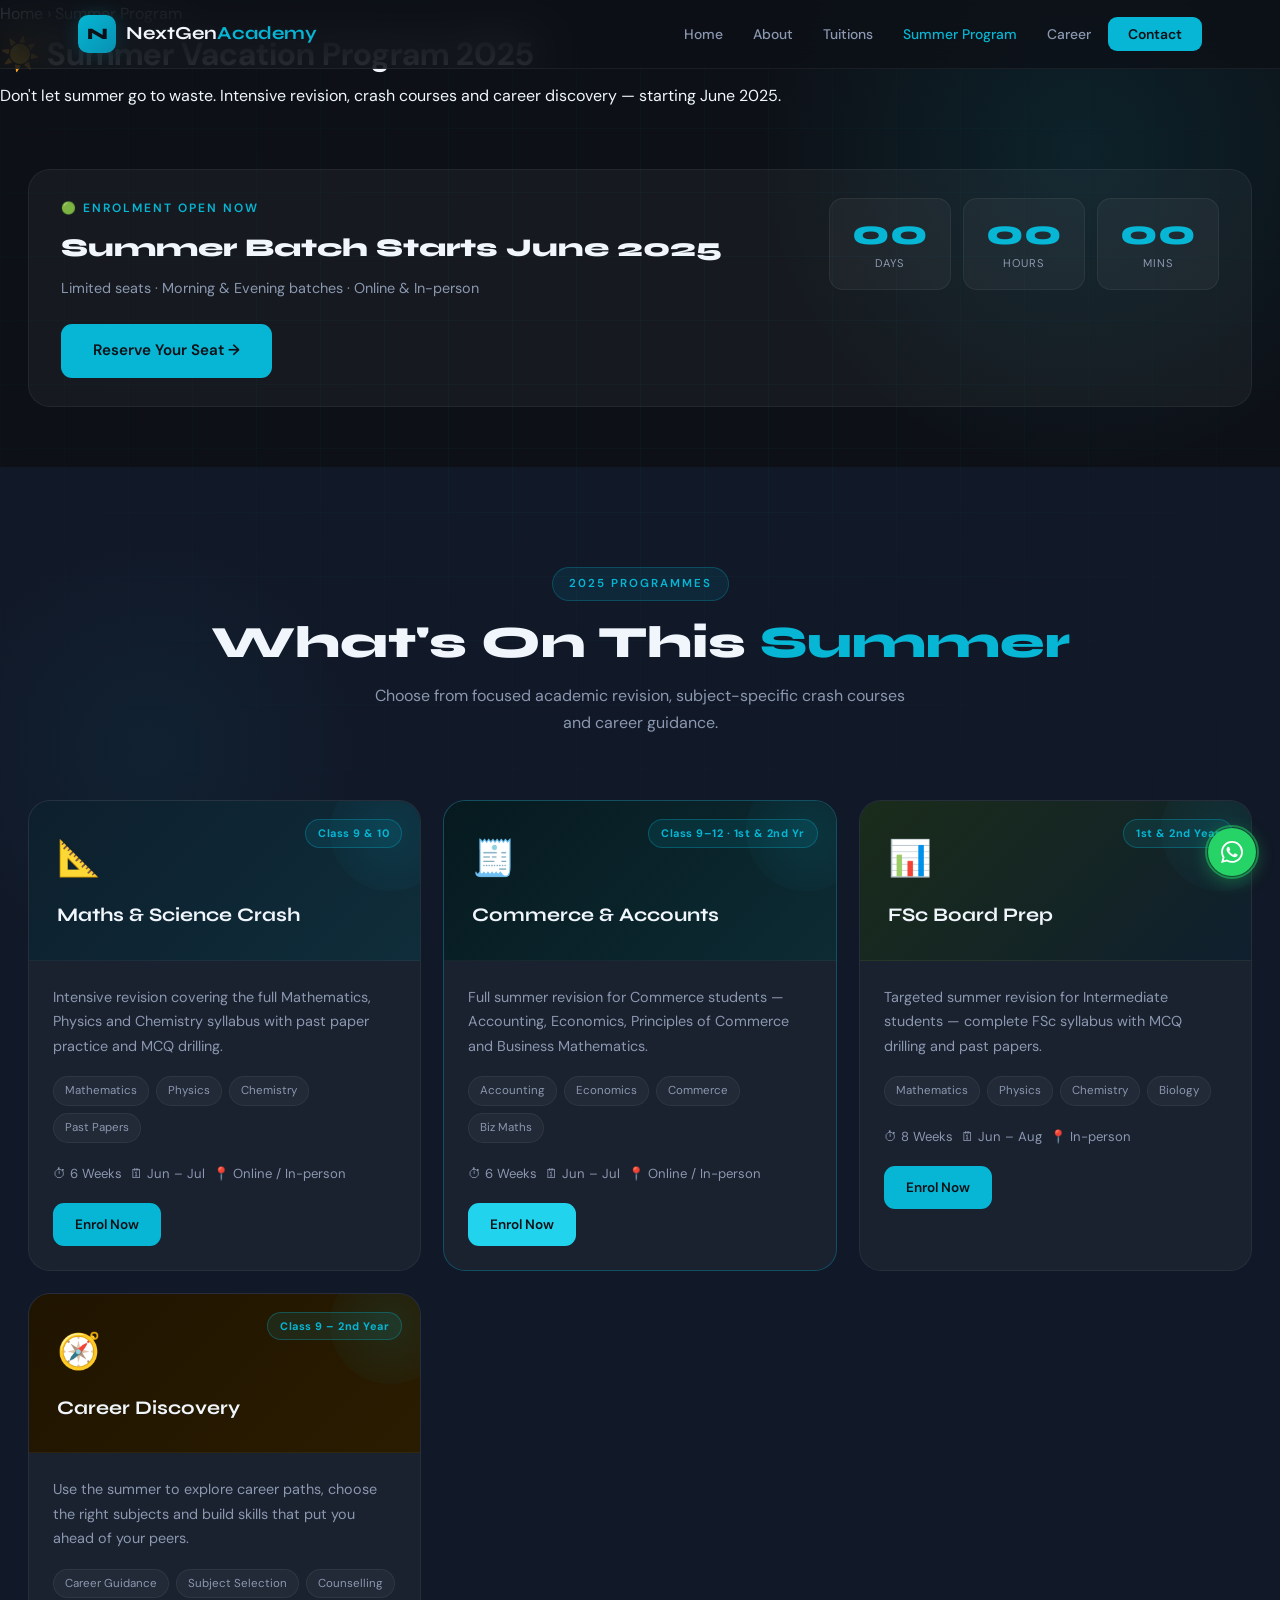
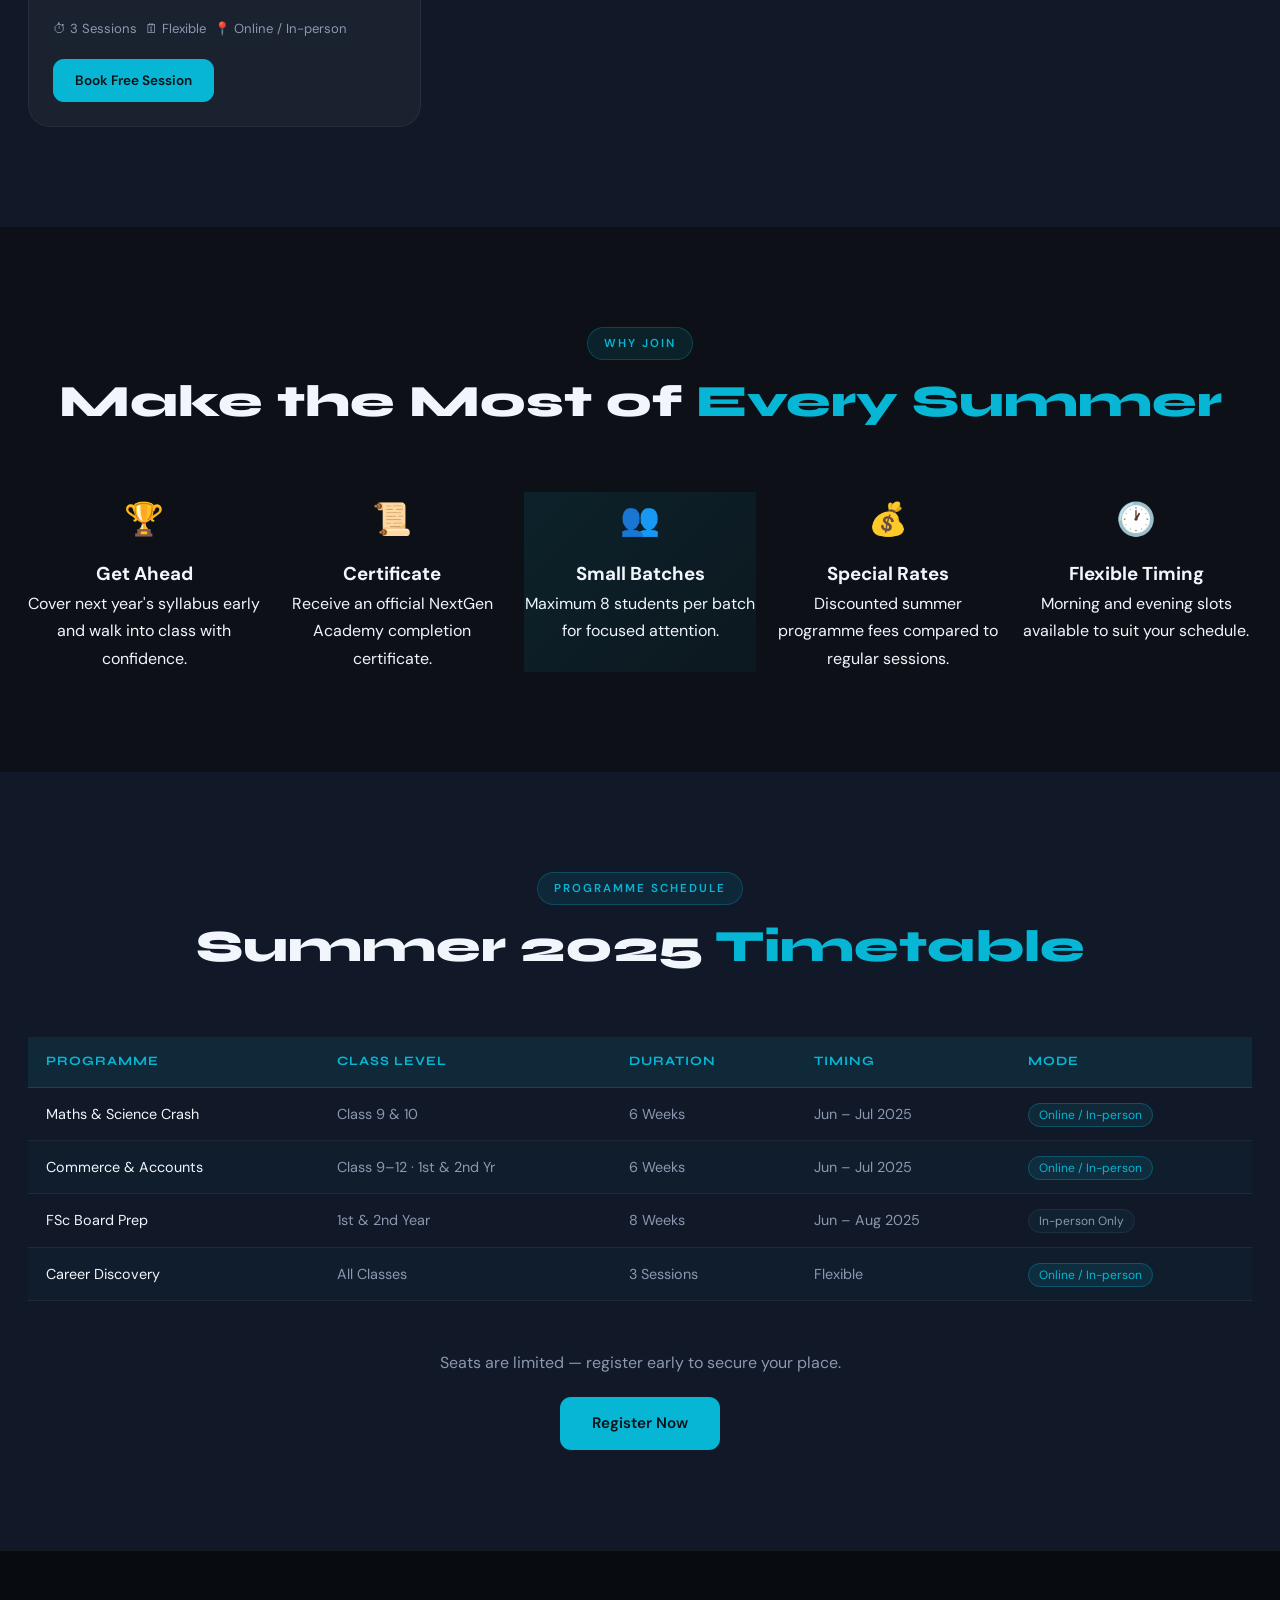
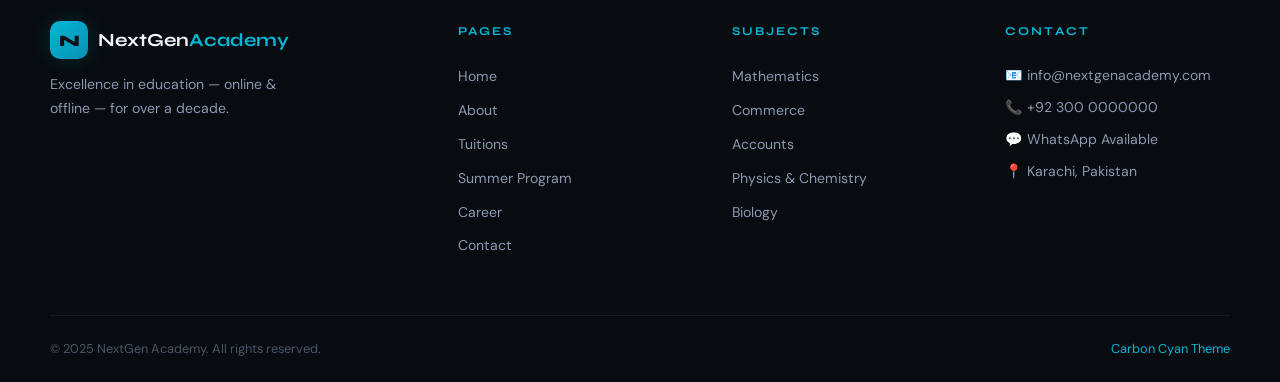
<file: summer.html>
<!DOCTYPE html>
<html lang="en">
<head>
<meta charset="UTF-8"><meta name="viewport" content="width=device-width,initial-scale=1.0">
<title>Summer Vacation Program – NextGen Academy</title>
<link rel="stylesheet" href="nga.css">
</head>
<body>

<nav class="nav" id="nav">
  <div class="nav-inner">
    <a href="index.html" class="logo"><div class="logo-box">N</div><span class="logo-name">NextGen<em>Academy</em></span></a>
    <button class="hbg" id="hbg">☰</button>
    <ul class="nav-links" id="nl">
      <li><a href="index.html">Home</a></li>
      <li><a href="about.html">About</a></li>
      <li><a href="tuitions.html">Tuitions</a></li>
      <li><a href="summer.html" class="on">Summer Program</a></li>
      <li><a href="career.html">Career</a></li>
      <li><a href="contact.html" class="nav-btn">Contact</a></li>
    </ul>
  </div>
</nav>

<div class="page-hero">
  <div class="grid-bg"></div>
  <div class="orb orb1"></div><div class="orb orb2"></div>
  <div class="page-hero-inner">
    <div class="breadcrumb"><a href="index.html">Home</a> › Summer Program</div>
    <h1>☀️ Summer Vacation <span class="c">Program 2025</span></h1>
    <p>Don't let summer go to waste. Intensive revision, crash courses and career discovery — starting June 2025.</p>
  </div>
</div>

<!-- COUNTDOWN BANNER -->
<section class="sec" style="padding-top:60px;padding-bottom:60px">
  <div class="container">
    <div class="info-box reveal" style="display:flex;align-items:flex-start;justify-content:space-between;flex-wrap:wrap;gap:24px">
      <div>
        <div style="font-size:.75rem;color:var(--cyan);text-transform:uppercase;letter-spacing:2px;font-weight:600;margin-bottom:8px">🟢 Enrolment Open Now</div>
        <h2 style="font-family:var(--fh);font-size:1.6rem;font-weight:800;margin-bottom:6px">Summer Batch Starts <span class="c">June 2025</span></h2>
        <p style="color:var(--gray);font-size:.9rem">Limited seats · Morning & Evening batches · Online & In-person</p>
      </div>
      <div style="display:flex;gap:12px;flex-wrap:wrap">
        <div style="background:var(--glass);border:1px solid var(--line);border-radius:14px;padding:16px 22px;text-align:center;min-width:72px">
          <div style="font-family:var(--fh);font-size:2.2rem;font-weight:800;color:var(--cyan);line-height:1" id="cd-d">--</div>
          <div style="font-size:.7rem;color:var(--gray);text-transform:uppercase;letter-spacing:1px;margin-top:4px">Days</div>
        </div>
        <div style="background:var(--glass);border:1px solid var(--line);border-radius:14px;padding:16px 22px;text-align:center;min-width:72px">
          <div style="font-family:var(--fh);font-size:2.2rem;font-weight:800;color:var(--cyan);line-height:1" id="cd-h">--</div>
          <div style="font-size:.7rem;color:var(--gray);text-transform:uppercase;letter-spacing:1px;margin-top:4px">Hours</div>
        </div>
        <div style="background:var(--glass);border:1px solid var(--line);border-radius:14px;padding:16px 22px;text-align:center;min-width:72px">
          <div style="font-family:var(--fh);font-size:2.2rem;font-weight:800;color:var(--cyan);line-height:1" id="cd-m">--</div>
          <div style="font-size:.7rem;color:var(--gray);text-transform:uppercase;letter-spacing:1px;margin-top:4px">Mins</div>
        </div>
      </div>
      <a href="contact.html" class="btn-p">Reserve Your Seat →</a>
    </div>
  </div>
</section>

<!-- PROGRAMS -->
<section class="sec dark">
  <div class="container">
    <div class="sec-head reveal">
      <div class="sec-tag">2025 Programmes</div>
      <h2>What's On This <span class="c">Summer</span></h2>
      <p>Choose from focused academic revision, subject-specific crash courses and career guidance.</p>
    </div>
    <div style="display:grid;grid-template-columns:repeat(auto-fit,minmax(300px,1fr));gap:22px">

      <div class="course-card reveal reveal-d1">
        <div class="cc-head" style="background:linear-gradient(135deg,#0d1f2d,#0f2d3a)">
          <div class="cc-icon">📐</div><div class="cc-level">Class 9 & 10</div><h3>Maths & Science Crash</h3>
        </div>
        <div class="cc-body">
          <p>Intensive revision covering the full Mathematics, Physics and Chemistry syllabus with past paper practice and MCQ drilling.</p>
          <div class="cc-tags"><span>Mathematics</span><span>Physics</span><span>Chemistry</span><span>Past Papers</span></div>
          <div class="cc-meta"><span>⏱ 6 Weeks</span><span>🗓 Jun – Jul</span><span>📍 Online / In-person</span></div>
          <a href="contact.html" class="btn-p" style="font-size:.85rem;padding:10px 22px">Enrol Now</a>
        </div>
      </div>

      <div class="course-card reveal reveal-d2" style="border-color:rgba(6,182,212,.3)">
        <div class="cc-head" style="background:linear-gradient(135deg,#061a1f,#0d2b33)">
          <div class="cc-icon">🧾</div><div class="cc-level">Class 9–12 · 1st & 2nd Yr</div><h3>Commerce & Accounts</h3>
        </div>
        <div class="cc-body">
          <p>Full summer revision for Commerce students — Accounting, Economics, Principles of Commerce and Business Mathematics.</p>
          <div class="cc-tags"><span>Accounting</span><span>Economics</span><span>Commerce</span><span>Biz Maths</span></div>
          <div class="cc-meta"><span>⏱ 6 Weeks</span><span>🗓 Jun – Jul</span><span>📍 Online / In-person</span></div>
          <a href="contact.html" class="btn-p" style="font-size:.85rem;padding:10px 22px;background:var(--cyan2)">Enrol Now</a>
        </div>
      </div>

      <div class="course-card reveal reveal-d3">
        <div class="cc-head" style="background:linear-gradient(135deg,#1a2c1a,#0f1f2e)">
          <div class="cc-icon">📊</div><div class="cc-level">1st & 2nd Year</div><h3>FSc Board Prep</h3>
        </div>
        <div class="cc-body">
          <p>Targeted summer revision for Intermediate students — complete FSc syllabus with MCQ drilling and past papers.</p>
          <div class="cc-tags"><span>Mathematics</span><span>Physics</span><span>Chemistry</span><span>Biology</span></div>
          <div class="cc-meta"><span>⏱ 8 Weeks</span><span>🗓 Jun – Aug</span><span>📍 In-person</span></div>
          <a href="contact.html" class="btn-p" style="font-size:.85rem;padding:10px 22px">Enrol Now</a>
        </div>
      </div>

      <div class="course-card reveal reveal-d1">
        <div class="cc-head" style="background:linear-gradient(135deg,#1f1400,#2a1c00)">
          <div class="cc-icon">🧭</div><div class="cc-level">Class 9 – 2nd Year</div><h3>Career Discovery</h3>
        </div>
        <div class="cc-body">
          <p>Use the summer to explore career paths, choose the right subjects and build skills that put you ahead of your peers.</p>
          <div class="cc-tags"><span>Career Guidance</span><span>Subject Selection</span><span>Counselling</span></div>
          <div class="cc-meta"><span>⏱ 3 Sessions</span><span>🗓 Flexible</span><span>📍 Online / In-person</span></div>
          <a href="contact.html" class="btn-p" style="font-size:.85rem;padding:10px 22px">Book Free Session</a>
        </div>
      </div>

    </div>
  </div>
</section>

<!-- WHY JOIN -->
<section class="sec">
  <div class="container">
    <div class="sec-head reveal">
      <div class="sec-tag">Why Join</div>
      <h2>Make the Most of <span class="c">Every Summer</span></h2>
    </div>
    <div style="display:grid;grid-template-columns:repeat(auto-fit,minmax(210px,1fr));gap:16px">
      <div class="card-g reveal reveal-d1" style="text-align:center"><div style="font-size:2rem;margin-bottom:12px">🏆</div><h3>Get Ahead</h3><p>Cover next year's syllabus early and walk into class with confidence.</p></div>
      <div class="card-g reveal reveal-d2" style="text-align:center"><div style="font-size:2rem;margin-bottom:12px">📜</div><h3>Certificate</h3><p>Receive an official NextGen Academy completion certificate.</p></div>
      <div class="card-g reveal reveal-d3" style="text-align:center;background:linear-gradient(135deg,rgba(6,182,212,.1),rgba(6,182,212,.04));border-color:rgba(6,182,212,.3)"><div style="font-size:2rem;margin-bottom:12px">👥</div><h3>Small Batches</h3><p>Maximum 8 students per batch for focused attention.</p></div>
      <div class="card-g reveal reveal-d4" style="text-align:center"><div style="font-size:2rem;margin-bottom:12px">💰</div><h3>Special Rates</h3><p>Discounted summer programme fees compared to regular sessions.</p></div>
      <div class="card-g reveal" style="text-align:center"><div style="font-size:2rem;margin-bottom:12px">🕐</div><h3>Flexible Timing</h3><p>Morning and evening slots available to suit your schedule.</p></div>
    </div>
  </div>
</section>

<!-- SCHEDULE TABLE -->
<section class="sec dark">
  <div class="container">
    <div class="sec-head reveal">
      <div class="sec-tag">Programme Schedule</div>
      <h2>Summer 2025 <span class="c">Timetable</span></h2>
    </div>
    <div class="reveal" style="overflow-x:auto">
      <table style="width:100%;border-collapse:collapse;font-size:.9rem">
        <thead>
          <tr style="background:var(--cdim);border-bottom:1px solid rgba(6,182,212,.3)">
            <th style="padding:14px 18px;text-align:left;font-family:var(--fh);color:var(--cyan);font-size:.8rem;text-transform:uppercase;letter-spacing:1px">Programme</th>
            <th style="padding:14px 18px;text-align:left;font-family:var(--fh);color:var(--cyan);font-size:.8rem;text-transform:uppercase;letter-spacing:1px">Class Level</th>
            <th style="padding:14px 18px;text-align:left;font-family:var(--fh);color:var(--cyan);font-size:.8rem;text-transform:uppercase;letter-spacing:1px">Duration</th>
            <th style="padding:14px 18px;text-align:left;font-family:var(--fh);color:var(--cyan);font-size:.8rem;text-transform:uppercase;letter-spacing:1px">Timing</th>
            <th style="padding:14px 18px;text-align:left;font-family:var(--fh);color:var(--cyan);font-size:.8rem;text-transform:uppercase;letter-spacing:1px">Mode</th>
          </tr>
        </thead>
        <tbody>
          <tr style="border-bottom:1px solid var(--line)"><td style="padding:14px 18px;color:var(--white)">Maths & Science Crash</td><td style="padding:14px 18px;color:var(--gray)">Class 9 & 10</td><td style="padding:14px 18px;color:var(--gray)">6 Weeks</td><td style="padding:14px 18px;color:var(--gray)">Jun – Jul 2025</td><td style="padding:14px 18px"><span style="background:var(--cdim);color:var(--cyan);padding:3px 10px;border-radius:20px;font-size:.75rem;border:1px solid rgba(6,182,212,.3)">Online / In-person</span></td></tr>
          <tr style="border-bottom:1px solid var(--line);background:rgba(6,182,212,.03)"><td style="padding:14px 18px;color:var(--white)">Commerce & Accounts</td><td style="padding:14px 18px;color:var(--gray)">Class 9–12 · 1st & 2nd Yr</td><td style="padding:14px 18px;color:var(--gray)">6 Weeks</td><td style="padding:14px 18px;color:var(--gray)">Jun – Jul 2025</td><td style="padding:14px 18px"><span style="background:var(--cdim);color:var(--cyan);padding:3px 10px;border-radius:20px;font-size:.75rem;border:1px solid rgba(6,182,212,.3)">Online / In-person</span></td></tr>
          <tr style="border-bottom:1px solid var(--line)"><td style="padding:14px 18px;color:var(--white)">FSc Board Prep</td><td style="padding:14px 18px;color:var(--gray)">1st & 2nd Year</td><td style="padding:14px 18px;color:var(--gray)">8 Weeks</td><td style="padding:14px 18px;color:var(--gray)">Jun – Aug 2025</td><td style="padding:14px 18px"><span style="background:rgba(6,182,212,.06);color:var(--gray);padding:3px 10px;border-radius:20px;font-size:.75rem;border:1px solid var(--line)">In-person Only</span></td></tr>
          <tr style="border-bottom:1px solid var(--line);background:rgba(6,182,212,.03)"><td style="padding:14px 18px;color:var(--white)">Career Discovery</td><td style="padding:14px 18px;color:var(--gray)">All Classes</td><td style="padding:14px 18px;color:var(--gray)">3 Sessions</td><td style="padding:14px 18px;color:var(--gray)">Flexible</td><td style="padding:14px 18px"><span style="background:var(--cdim);color:var(--cyan);padding:3px 10px;border-radius:20px;font-size:.75rem;border:1px solid rgba(6,182,212,.3)">Online / In-person</span></td></tr>
        </tbody>
      </table>
    </div>
    <div style="text-align:center;margin-top:48px" class="reveal">
      <p style="color:var(--gray);margin-bottom:20px">Seats are limited — register early to secure your place.</p>
      <a href="contact.html" class="btn-p">Register Now</a>
    </div>
  </div>
</section>

<footer class="footer">
  <div class="footer-inner">
    <div class="footer-brand"><div class="logo"><div class="logo-box">N</div><span class="logo-name">NextGen<em>Academy</em></span></div><p>Excellence in education — online & offline — for over a decade.</p></div>
    <div><h4>Pages</h4><div class="footer-col"><a href="index.html">Home</a><a href="about.html">About</a><a href="tuitions.html">Tuitions</a><a href="summer.html">Summer Program</a><a href="career.html">Career</a><a href="contact.html">Contact</a></div></div>
    <div><h4>Subjects</h4><div class="footer-col"><a href="tuitions.html">Mathematics</a><a href="tuitions.html">Commerce</a><a href="tuitions.html">Accounts</a><a href="tuitions.html">Physics & Chemistry</a><a href="tuitions.html">Biology</a></div></div>
    <div><h4>Contact</h4><div class="footer-col"><p>📧 info@nextgenacademy.com</p><p>📞 +92 300 0000000</p><p>💬 WhatsApp Available</p><p>📍 Karachi, Pakistan</p></div></div>
  </div>
  <div class="footer-bottom"><p>© 2025 NextGen Academy. All rights reserved.</p><p class="made">Carbon Cyan Theme</p></div>
</footer>
<!-- WhatsApp Float Button -->
<div class="wa-float">
  <a href="https://wa.me/923212913175" target="_blank" rel="noopener" aria-label="Chat on WhatsApp">
    <svg viewBox="0 0 24 24" xmlns="http://www.w3.org/2000/svg"><path d="M17.472 14.382c-.297-.149-1.758-.867-2.03-.967-.273-.099-.471-.148-.67.15-.197.297-.767.966-.94 1.164-.173.199-.347.223-.644.075-.297-.15-1.255-.463-2.39-1.475-.883-.788-1.48-1.761-1.653-2.059-.173-.297-.018-.458.13-.606.134-.133.298-.347.446-.52.149-.174.198-.298.298-.497.099-.198.05-.371-.025-.52-.075-.149-.669-1.612-.916-2.207-.242-.579-.487-.5-.669-.51-.173-.008-.371-.01-.57-.01-.198 0-.52.074-.792.372-.272.297-1.04 1.016-1.04 2.479 0 1.462 1.065 2.875 1.213 3.074.149.198 2.096 3.2 5.077 4.487.709.306 1.262.489 1.694.625.712.227 1.36.195 1.871.118.571-.085 1.758-.719 2.006-1.413.248-.694.248-1.289.173-1.413-.074-.124-.272-.198-.57-.347m-5.421 7.403h-.004a9.87 9.87 0 01-5.031-1.378l-.361-.214-3.741.982.998-3.648-.235-.374a9.86 9.86 0 01-1.51-5.26c.001-5.45 4.436-9.884 9.888-9.884 2.64 0 5.122 1.03 6.988 2.898a9.825 9.825 0 012.893 6.994c-.003 5.45-4.437 9.884-9.885 9.884m8.413-18.297A11.815 11.815 0 0012.05 0C5.495 0 .16 5.335.157 11.892c0 2.096.547 4.142 1.588 5.945L.057 24l6.305-1.654a11.882 11.882 0 005.683 1.448h.005c6.554 0 11.89-5.335 11.893-11.893a11.821 11.821 0 00-3.48-8.413z"/></svg>
  </a>
</div>
<script src="nga.js"></script>
<script>
function updateCd(){
  const t=new Date('2025-06-01T00:00:00'),n=new Date(),d=t-n;
  if(d<=0){['cd-d','cd-h','cd-m'].forEach(i=>document.getElementById(i).textContent='00');return;}
  document.getElementById('cd-d').textContent=String(Math.floor(d/86400000)).padStart(2,'0');
  document.getElementById('cd-h').textContent=String(Math.floor((d%86400000)/3600000)).padStart(2,'0');
  document.getElementById('cd-m').textContent=String(Math.floor((d%3600000)/60000)).padStart(2,'0');
}
updateCd();setInterval(updateCd,60000);
</script>
</body>
</html>
</file>
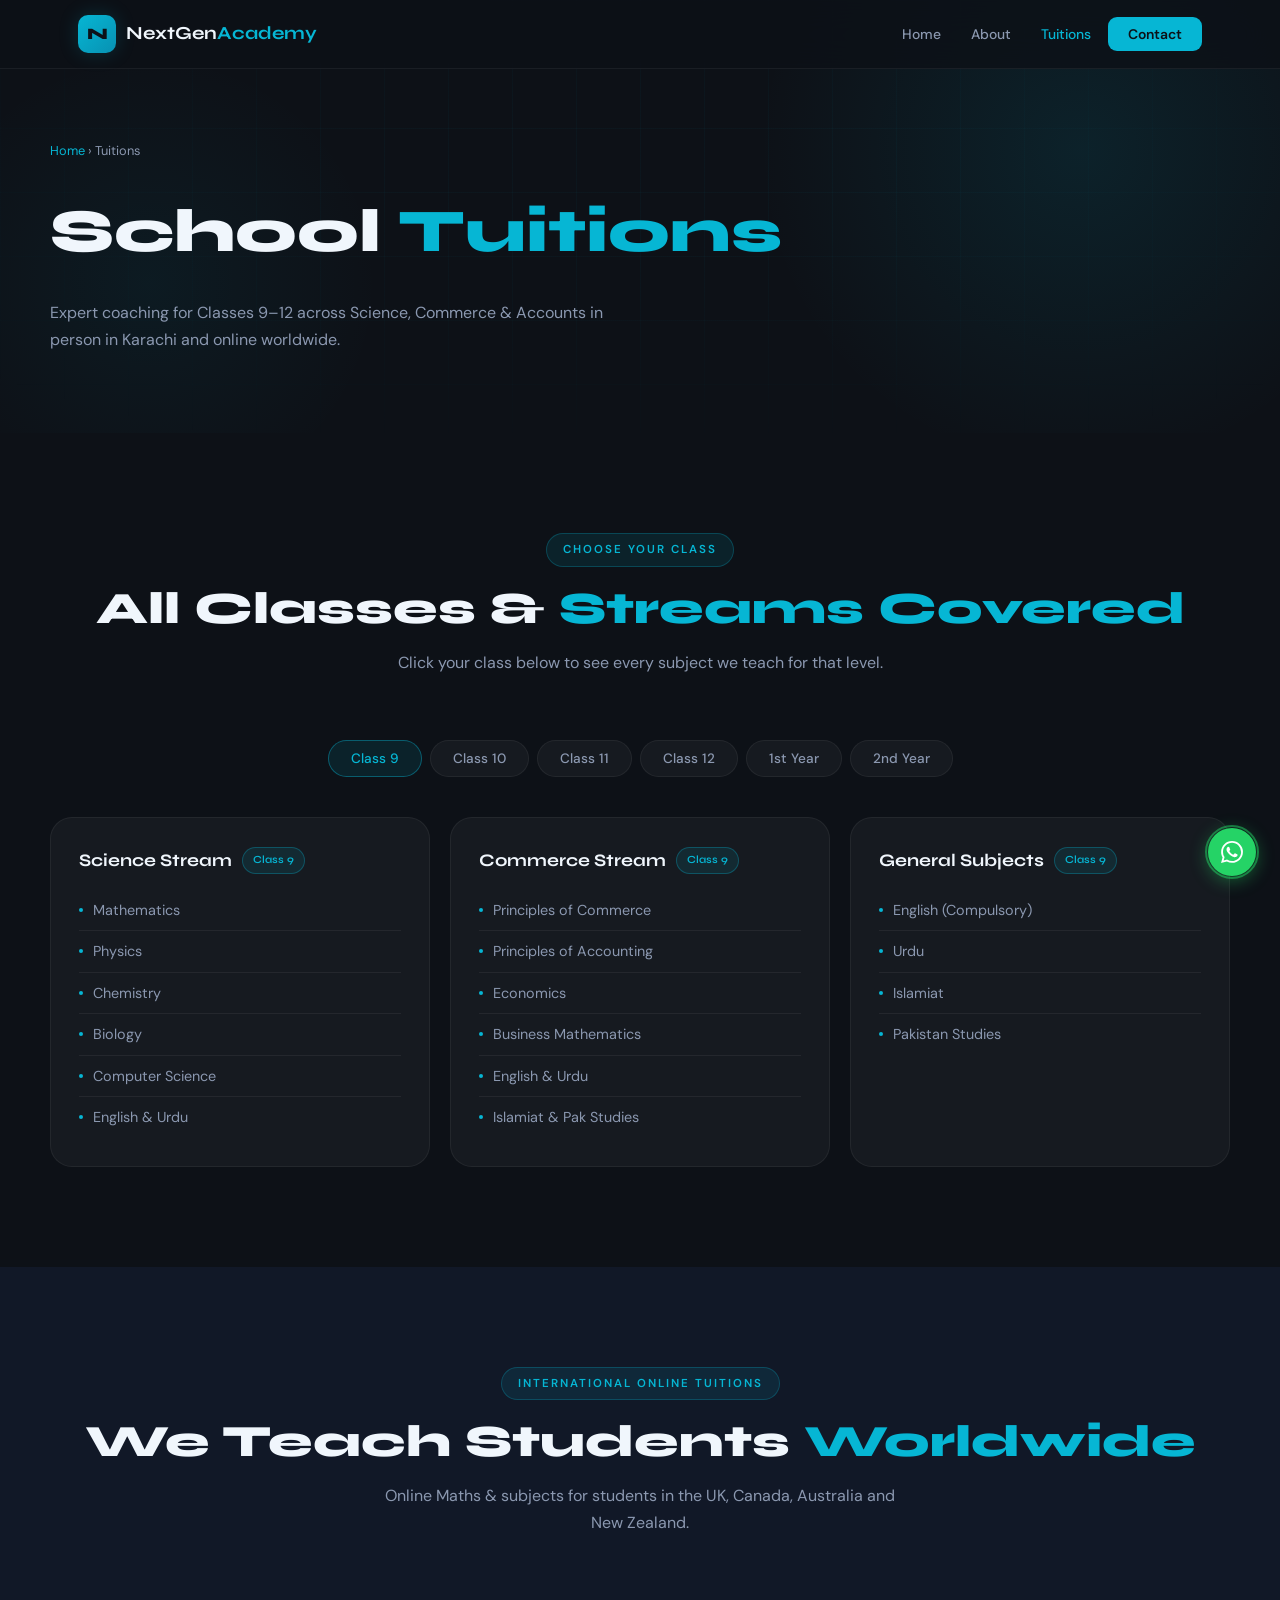
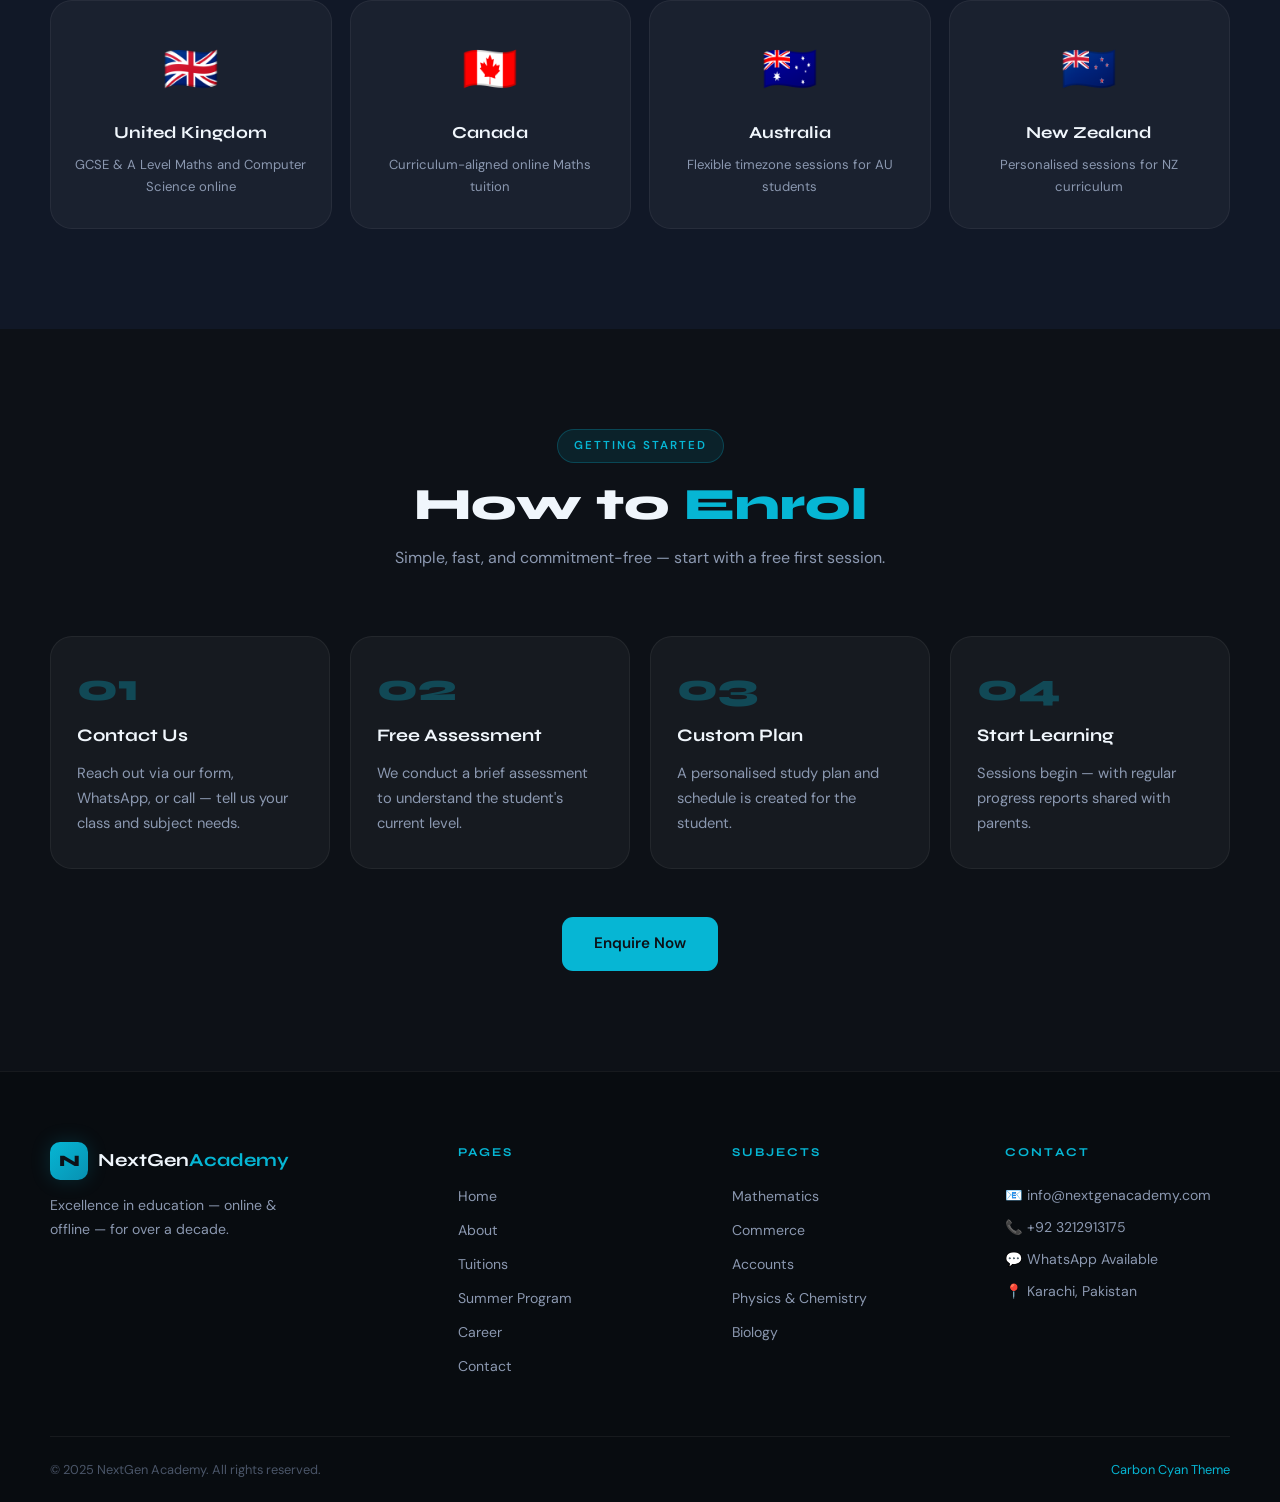
<file: tuitions.html>
<!DOCTYPE html>
<html lang="en">
<head>
<meta charset="UTF-8"><meta name="viewport" content="width=device-width,initial-scale=1.0">
<title>Tuitions – NextGen Academy</title>
<link rel="stylesheet" href="nga.css">
<style>
/* ── MISSING CLASSES NOT IN nga.css ── */
.container { max-width: 1180px; margin: 0 auto; width: 100%; }

.page-hero { position: relative; padding: 140px 28px 80px; overflow: hidden; }
.page-hero-inner { max-width: 1180px; margin: 0 auto; position: relative; z-index: 1; }
.page-hero-inner h1 { font-family: var(--fh); font-size: clamp(2.2rem,5vw,3.8rem); font-weight: 800; margin-bottom: 16px; }
.page-hero-inner p { color: var(--gray); font-size: 1rem; max-width: 560px; }
.breadcrumb { font-size: .8rem; color: var(--gray); margin-bottom: 18px; }
.breadcrumb a { color: var(--cyan); }
.c { color: var(--cyan); }

.tab-wrap { width: 100%; }
.tab-row { display: flex; gap: 8px; flex-wrap: wrap; justify-content: center; margin-bottom: 40px; }

.step-card {
  background: var(--glass); border: 1px solid var(--line);
  border-radius: var(--rl); padding: 32px 26px; transition: .3s;
}
.step-card:hover { border-color: rgba(6,182,212,.3); transform: translateY(-4px); box-shadow: 0 16px 40px rgba(0,0,0,.3); }
.step-num { font-family: var(--fh); font-size: 2.4rem; font-weight: 800; color: var(--cyan); opacity: .3; line-height: 1; margin-bottom: 14px; }
.step-card h3 { font-family: var(--fh); font-size: 1.1rem; margin-bottom: 10px; }
.step-card p { color: var(--gray); font-size: .92rem; }

/* ── RESPONSIVE ── */
@media (max-width: 900px) {
  .page-hero { padding: 120px 28px 60px; }
}
@media (max-width: 640px) {
  .page-hero { padding: 100px 20px 50px; }
  .tab-row { gap: 6px; }
  .tab-btn { padding: 8px 14px !important; font-size: .8rem !important; }
}
</style>
</head>
<body>

<nav class="nav" id="nav">
  <div class="nav-inner">
    <a href="index.html" class="logo"><div class="logo-box">N</div><span class="logo-name">NextGen<em>Academy</em></span></a>
    <button class="hbg" id="hbg">☰</button>
    <ul class="nav-links" id="nl">
      <li><a href="index.html">Home</a></li>
      <li><a href="about.html">About</a></li>
      <li><a href="tuitions.html" class="on">Tuitions</a></li>
      <!-- <li><a href="summer.html">Summer Program</a></li> -->
      <li><a href="contact.html" class="nav-btn">Contact</a></li>
    </ul>
  </div>
</nav>

<div class="page-hero">
  <div class="grid-bg"></div>
  <div class="orb orb1"></div><div class="orb orb2"></div>
  <div class="page-hero-inner">
    <div class="breadcrumb"><a href="index.html">Home</a> › Tuitions</div>
    <h1>School <span class="c">Tuitions</span></h1>
    <p>Expert coaching for Classes 9–12 across Science, Commerce & Accounts in person in Karachi and online worldwide.</p>
  </div>
</div>

<!-- TABS SECTION -->
<section class="sec">
  <div class="container">
    <div class="sec-head reveal">
      <div class="sec-tag">Choose Your Class</div>
      <h2>All Classes & <span class="c">Streams Covered</span></h2>
      <p>Click your class below to see every subject we teach for that level.</p>
    </div>
    <div class="tab-wrap">
      <div class="tab-row">
        <button class="tab-btn on" onclick="showTab('c9',this)">Class 9</button>
        <button class="tab-btn" onclick="showTab('c10',this)">Class 10</button>
        <button class="tab-btn" onclick="showTab('c11',this)">Class 11</button>
        <button class="tab-btn" onclick="showTab('c12',this)">Class 12</button>
        <button class="tab-btn" onclick="showTab('yr1',this)">1st Year</button>
        <button class="tab-btn" onclick="showTab('yr2',this)">2nd Year</button>
      </div>

      <div class="tab-panel on" id="c9">
        <div class="subj-card reveal"><h3>Science Stream <span class="subj-badge">Class 9</span></h3><ul class="subj-list"><li>Mathematics</li><li>Physics</li><li>Chemistry</li><li>Biology</li><li>Computer Science</li><li>English & Urdu</li></ul></div>
        <div class="subj-card reveal reveal-d1"><h3>Commerce Stream <span class="subj-badge">Class 9</span></h3><ul class="subj-list"><li>Principles of Commerce</li><li>Principles of Accounting</li><li>Economics</li><li>Business Mathematics</li><li>English & Urdu</li><li>Islamiat & Pak Studies</li></ul></div>
        <div class="subj-card reveal reveal-d2"><h3>General Subjects <span class="subj-badge">Class 9</span></h3><ul class="subj-list"><li>English (Compulsory)</li><li>Urdu</li><li>Islamiat</li><li>Pakistan Studies</li></ul></div>
      </div>

      <div class="tab-panel" id="c10">
        <div class="subj-card reveal"><h3>Science Stream <span class="subj-badge">Class 10</span></h3><ul class="subj-list"><li>Mathematics</li><li>Physics</li><li>Chemistry</li><li>Biology</li><li>Computer Science</li><li>English & Urdu</li></ul></div>
        <div class="subj-card reveal reveal-d1"><h3>Commerce Stream <span class="subj-badge">Class 10</span></h3><ul class="subj-list"><li>Principles of Commerce</li><li>Principles of Accounting</li><li>Economics</li><li>Business Mathematics</li><li>English & Urdu</li><li>Islamiat & Pak Studies</li></ul></div>
        <div class="subj-card reveal reveal-d2"><h3>General Subjects <span class="subj-badge">Class 10</span></h3><ul class="subj-list"><li>English (Compulsory)</li><li>Urdu</li><li>Islamiat</li><li>Pakistan Studies</li></ul></div>
      </div>

      <div class="tab-panel" id="c11">
        <div class="subj-card reveal"><h3>Pre-Engineering <span class="subj-badge">Class 11</span></h3><ul class="subj-list"><li>Mathematics</li><li>Physics</li><li>Chemistry</li><li>English (Compulsory)</li></ul></div>
        <div class="subj-card reveal reveal-d1"><h3>Pre-Medical <span class="subj-badge">Class 11</span></h3><ul class="subj-list"><li>Biology</li><li>Chemistry</li><li>Physics</li><li>English (Compulsory)</li></ul></div>
        <div class="subj-card reveal reveal-d2"><h3>Commerce / I.Com <span class="subj-badge">Class 11</span></h3><ul class="subj-list"><li>Principles of Commerce</li><li>Principles of Accounting</li><li>Economics</li><li>Business Mathematics</li><li>English & Urdu</li></ul></div>
        <div class="subj-card reveal reveal-d3"><h3>ICS <span class="subj-badge">Class 11</span></h3><ul class="subj-list"><li>Computer Science</li><li>Mathematics</li><li>Physics / Statistics</li><li>English</li></ul></div>
      </div>

      <div class="tab-panel" id="c12">
        <div class="subj-card reveal"><h3>Pre-Engineering <span class="subj-badge">Class 12</span></h3><ul class="subj-list"><li>Mathematics</li><li>Physics</li><li>Chemistry</li><li>English (Compulsory)</li></ul></div>
        <div class="subj-card reveal reveal-d1"><h3>Pre-Medical <span class="subj-badge">Class 12</span></h3><ul class="subj-list"><li>Biology</li><li>Chemistry</li><li>Physics</li><li>English (Compulsory)</li></ul></div>
        <div class="subj-card reveal reveal-d2"><h3>Commerce / I.Com <span class="subj-badge">Class 12</span></h3><ul class="subj-list"><li>Principles of Commerce</li><li>Principles of Accounting</li><li>Economics</li><li>Business Mathematics</li><li>English & Urdu</li></ul></div>
        <div class="subj-card reveal reveal-d3"><h3>ICS <span class="subj-badge">Class 12</span></h3><ul class="subj-list"><li>Computer Science</li><li>Mathematics</li><li>Physics / Statistics</li><li>English</li></ul></div>
      </div>

      <div class="tab-panel" id="yr1">
        <div class="subj-card reveal"><h3>FSc Pre-Engineering <span class="subj-badge">1st Year</span></h3><ul class="subj-list"><li>Mathematics</li><li>Physics</li><li>Chemistry</li><li>English (Compulsory)</li><li>Urdu / Islamiat</li></ul></div>
        <div class="subj-card reveal reveal-d1"><h3>FSc Pre-Medical <span class="subj-badge">1st Year</span></h3><ul class="subj-list"><li>Biology</li><li>Chemistry</li><li>Physics</li><li>English (Compulsory)</li><li>Urdu / Islamiat</li></ul></div>
        <div class="subj-card reveal reveal-d2"><h3>I.Com / Accounts <span class="subj-badge">1st Year</span></h3><ul class="subj-list"><li>Principles of Accounting</li><li>Principles of Commerce</li><li>Economics</li><li>Business Mathematics</li><li>English & Urdu</li><li>Islamiat (Compulsory)</li></ul></div>
        <div class="subj-card reveal reveal-d3"><h3>ICS <span class="subj-badge">1st Year</span></h3><ul class="subj-list"><li>Computer Science</li><li>Mathematics</li><li>Physics / Statistics</li><li>English & Urdu</li></ul></div>
      </div>

      <div class="tab-panel" id="yr2">
        <div class="subj-card reveal"><h3>FSc Pre-Engineering <span class="subj-badge">2nd Year</span></h3><ul class="subj-list"><li>Mathematics</li><li>Physics</li><li>Chemistry</li><li>English (Compulsory)</li><li>Pakistan Studies</li></ul></div>
        <div class="subj-card reveal reveal-d1"><h3>FSc Pre-Medical <span class="subj-badge">2nd Year</span></h3><ul class="subj-list"><li>Biology</li><li>Chemistry</li><li>Physics</li><li>English (Compulsory)</li><li>Pakistan Studies</li></ul></div>
        <div class="subj-card reveal reveal-d2"><h3>I.Com / Accounts <span class="subj-badge">2nd Year</span></h3><ul class="subj-list"><li>Advanced Accounting</li><li>Commercial Geography</li><li>Economics</li><li>Business Mathematics</li><li>English & Urdu</li><li>Pakistan Studies</li></ul></div>
        <div class="subj-card reveal reveal-d3"><h3>ICS <span class="subj-badge">2nd Year</span></h3><ul class="subj-list"><li>Computer Science</li><li>Mathematics</li><li>Physics / Statistics</li><li>English & Urdu</li></ul></div>
      </div>
    </div>
  </div>
</section>

<!-- ONLINE SECTION -->
<section class="sec dark">
  <div class="container">
    <div class="sec-head reveal">
      <div class="sec-tag">International Online Tuitions</div>
      <h2>We Teach Students <span class="c">Worldwide</span></h2>
      <p>Online Maths & subjects for students in the UK, Canada, Australia and New Zealand.</p>
    </div>
    <div style="display:grid;grid-template-columns:repeat(auto-fit,minmax(220px,1fr));gap:18px">
      <div class="country-c reveal reveal-d1" style="background:var(--glass);border:1px solid var(--line);border-radius:var(--rl);padding:30px 22px;text-align:center;transition:.35s"><div style="font-size:2.8rem;margin-bottom:12px">🇬🇧</div><h3 style="font-family:var(--fh);font-size:1.05rem;margin-bottom:6px">United Kingdom</h3><p style="color:var(--gray);font-size:.82rem">GCSE & A Level Maths and Computer Science online</p></div>
      <div class="country-c reveal reveal-d2" style="background:var(--glass);border:1px solid var(--line);border-radius:var(--rl);padding:30px 22px;text-align:center;transition:.35s"><div style="font-size:2.8rem;margin-bottom:12px">🇨🇦</div><h3 style="font-family:var(--fh);font-size:1.05rem;margin-bottom:6px">Canada</h3><p style="color:var(--gray);font-size:.82rem">Curriculum-aligned online Maths tuition</p></div>
      <div class="country-c reveal reveal-d3" style="background:var(--glass);border:1px solid var(--line);border-radius:var(--rl);padding:30px 22px;text-align:center;transition:.35s"><div style="font-size:2.8rem;margin-bottom:12px">🇦🇺</div><h3 style="font-family:var(--fh);font-size:1.05rem;margin-bottom:6px">Australia</h3><p style="color:var(--gray);font-size:.82rem">Flexible timezone sessions for AU students</p></div>
      <div class="country-c reveal reveal-d4" style="background:var(--glass);border:1px solid var(--line);border-radius:var(--rl);padding:30px 22px;text-align:center;transition:.35s"><div style="font-size:2.8rem;margin-bottom:12px">🇳🇿</div><h3 style="font-family:var(--fh);font-size:1.05rem;margin-bottom:6px">New Zealand</h3><p style="color:var(--gray);font-size:.82rem">Personalised sessions for NZ curriculum</p></div>
    </div>
  </div>
</section>

<!-- HOW IT WORKS -->
<section class="sec">
  <div class="container">
    <div class="sec-head reveal">
      <div class="sec-tag">Getting Started</div>
      <h2>How to <span class="c">Enrol</span></h2>
      <p>Simple, fast, and commitment-free — start with a free first session.</p>
    </div>
    <div style="display:grid;grid-template-columns:repeat(auto-fit,minmax(220px,1fr));gap:20px">
      <div class="step-card reveal reveal-d1"><div class="step-num">01</div><h3>Contact Us</h3><p>Reach out via our form, WhatsApp, or call — tell us your class and subject needs.</p></div>
      <div class="step-card reveal reveal-d2"><div class="step-num">02</div><h3>Free Assessment</h3><p>We conduct a brief assessment to understand the student's current level.</p></div>
      <div class="step-card reveal reveal-d3"><div class="step-num">03</div><h3>Custom Plan</h3><p>A personalised study plan and schedule is created for the student.</p></div>
      <div class="step-card reveal reveal-d4"><div class="step-num">04</div><h3>Start Learning</h3><p>Sessions begin — with regular progress reports shared with parents.</p></div>
    </div>
    <div style="text-align:center;margin-top:48px" class="reveal"><a href="contact.html" class="btn-p">Enquire Now</a></div>
  </div>
</section>

<footer class="footer">
  <div class="footer-inner">
    <div class="footer-brand"><div class="logo"><div class="logo-box">N</div><span class="logo-name">NextGen<em>Academy</em></span></div><p>Excellence in education — online & offline — for over a decade.</p></div>
    <div><h4>Pages</h4><div class="footer-col"><a href="index.html">Home</a><a href="about.html">About</a><a href="tuitions.html">Tuitions</a><a href="summer.html">Summer Program</a><a href="career.html">Career</a><a href="contact.html">Contact</a></div></div>
    <div><h4>Subjects</h4><div class="footer-col"><a href="tuitions.html">Mathematics</a><a href="tuitions.html">Commerce</a><a href="tuitions.html">Accounts</a><a href="tuitions.html">Physics & Chemistry</a><a href="tuitions.html">Biology</a></div></div>
    <div><h4>Contact</h4><div class="footer-col"><p>📧 info@nextgenacademy.com</p><p>📞 +92 3212913175</p><p>💬 WhatsApp Available</p><p>📍 Karachi, Pakistan</p></div></div>
  </div>
  <div class="footer-bottom"><p>© 2025 NextGen Academy. All rights reserved.</p><p class="made">Carbon Cyan Theme</p></div>
</footer>

<div class="wa-float">
  <a href="https://wa.me/923212913175" target="_blank" rel="noopener" aria-label="Chat on WhatsApp">
    <svg viewBox="0 0 24 24" xmlns="http://www.w3.org/2000/svg"><path d="M17.472 14.382c-.297-.149-1.758-.867-2.03-.967-.273-.099-.471-.148-.67.15-.197.297-.767.966-.94 1.164-.173.199-.347.223-.644.075-.297-.15-1.255-.463-2.39-1.475-.883-.788-1.48-1.761-1.653-2.059-.173-.297-.018-.458.13-.606.134-.133.298-.347.446-.52.149-.174.198-.298.298-.497.099-.198.05-.371-.025-.52-.075-.149-.669-1.612-.916-2.207-.242-.579-.487-.5-.669-.51-.173-.008-.371-.01-.57-.01-.198 0-.52.074-.792.372-.272.297-1.04 1.016-1.04 2.479 0 1.462 1.065 2.875 1.213 3.074.149.198 2.096 3.2 5.077 4.487.709.306 1.262.489 1.694.625.712.227 1.36.195 1.871.118.571-.085 1.758-.719 2.006-1.413.248-.694.248-1.289.173-1.413-.074-.124-.272-.198-.57-.347m-5.421 7.403h-.004a9.87 9.87 0 01-5.031-1.378l-.361-.214-3.741.982.998-3.648-.235-.374a9.86 9.86 0 01-1.51-5.26c.001-5.45 4.436-9.884 9.888-9.884 2.64 0 5.122 1.03 6.988 2.898a9.825 9.825 0 012.893 6.994c-.003 5.45-4.437 9.884-9.885 9.884m8.413-18.297A11.815 11.815 0 0012.05 0C5.495 0 .16 5.335.157 11.892c0 2.096.547 4.142 1.588 5.945L.057 24l6.305-1.654a11.882 11.882 0 005.683 1.448h.005c6.554 0 11.89-5.335 11.893-11.893a11.821 11.821 0 00-3.48-8.413z"/></svg>
  </a>
</div>

<style>
.country-c:hover { border-color: rgba(6,182,212,.35) !important; background: var(--cdim) !important; transform: translateY(-6px); box-shadow: 0 0 40px rgba(6,182,212,.08); }
</style>

<script src="nga.js"></script>
</body>
</html>
</file>
<file: nga.css>
@import url('https://fonts.googleapis.com/css2?family=Syne:wght@700;800&family=DM+Sans:ital,wght@0,300;0,400;0,500;0,600;1,400&display=swap');

 :root {
  --carbon:   #0d1117;
  --c2:       #111827;
  --c3:       #1c2333;
  --c4:       #243044;
  --cyan:     #06b6d4;
  --cyan2:    #22d3ee;
  --cyan3:    #67e8f9;
  --cglow:    rgba(6,182,212,0.18);
  --cdim:     rgba(6,182,212,0.10);
  --white:    #f0f6fc;
  --gray:     #8b98b0;
  --gray2:    #4a5568;
  --line:     rgba(255,255,255,0.06);
  --glass:    rgba(255,255,255,0.04);
  --fh:       'Syne', sans-serif;
  --fb:       'DM Sans', sans-serif;
  --r:        14px;
  --rl:       22px;
}
*, *::before, *::after { box-sizing: border-box; margin: 0; padding: 0; }
html { scroll-behavior: smooth; overflow-x: hidden;}
body { font-family: var(--fb); background: var(--carbon); color: var(--white); line-height: 1.7; overflow-x: hidden; }
.page-hero { overflow: hidden; }
a { text-decoration: none; color: inherit; }

/* ── NAVBAR ── */
.nav {
  position: fixed; top: 0; left: 0; right: 0; z-index: 999;
  backdrop-filter: blur(24px); -webkit-backdrop-filter: blur(24px);
  background: rgba(13,17,23,0.8);
  border-bottom: 1px solid var(--line);
  transition: background .4s, box-shadow .4s;
}
.nav.scrolled { background: rgba(13,17,23,0.97); box-shadow: 0 0 40px rgba(0,0,0,.6); }
.nav-inner { max-width: 1180px; margin: 0 auto; padding: 0 28px; display: flex; align-items: center; justify-content: space-between; height: 68px; }
.logo { display: flex; align-items: center; gap: 10px; }
.logo-box {
  width: 38px; height: 38px; border-radius: 10px;
  background: linear-gradient(135deg, var(--cyan), #0891b2);
  display: flex; align-items: center; justify-content: center;
  font-family: var(--fh); font-weight: 800; font-size: 1rem; color: #0d1117;
  box-shadow: 0 0 20px var(--cglow);
  flex-shrink: 0;
}
.logo-name { font-family: var(--fh); font-size: 1.15rem; font-weight: 700; }
.logo-name em { color: var(--cyan); font-style: normal; }
.nav-links { display: flex; align-items: center; gap: 4px; list-style: none; }
.nav-links a { color: var(--gray); font-size: .87rem; font-weight: 500; padding: 7px 13px; border-radius: 8px; transition: .2s; }
.nav-links a:hover, .nav-links a.on { color: var(--white); }
.nav-links a.on { color: var(--cyan); }
.nav-btn { background: var(--cyan) !important; color: #0d1117 !important; font-weight: 600 !important; border-radius: 9px !important; padding: 8px 20px !important; }
.nav-btn:hover { background: var(--cyan2) !important; box-shadow: 0 0 24px var(--cglow) !important; }
.hbg { display: none; background: none; border: 1px solid var(--line); border-radius: 8px; color: var(--white); font-size: 1.3rem; padding: 5px 9px; cursor: pointer; flex-shrink: 0; }

/* ── HERO ── */
.hero {
  min-height: 100vh; display: flex; align-items: center;
  padding: 110px 28px 80px; position: relative; overflow: hidden;
}
.grid-bg {
  position: absolute; inset: 0; pointer-events: none;
  background-image: linear-gradient(rgba(6,182,212,.035) 1px, transparent 1px), linear-gradient(90deg, rgba(6,182,212,.035) 1px, transparent 1px);
  background-size: 64px 64px;
  mask-image: radial-gradient(ellipse 90% 90% at 50% 40%, black 20%, transparent 80%);
  -webkit-mask-image: radial-gradient(ellipse 90% 90% at 50% 40%, black 20%, transparent 80%);
}
.orb { position: absolute; border-radius: 50%; pointer-events: none; }
.orb1 { width: 700px; height: 700px; background: radial-gradient(circle, rgba(6,182,212,.1) 0%, transparent 65%); top: -200px; right: -150px; animation: breathe 9s ease-in-out infinite; }
.orb2 { width: 500px; height: 500px; background: radial-gradient(circle, rgba(6,182,212,.06) 0%, transparent 65%); bottom: -100px; left: -100px; animation: breathe 12s ease-in-out infinite reverse; }
@keyframes breathe { 0%,100%{transform:scale(1)} 50%{transform:scale(1.15)} }

.hero-inner { max-width: 1180px; margin: 0 auto; width: 100%; display: grid; grid-template-columns: 1fr 430px; gap: 80px; align-items: center; position: relative; z-index: 1; }

.badge {
  display: inline-flex; align-items: center; gap: 8px;
  background: var(--cdim); border: 1px solid rgba(6,182,212,.3);
  color: var(--cyan); font-size: .76rem; font-weight: 600; letter-spacing: 1.8px; text-transform: uppercase;
  padding: 7px 16px; border-radius: 40px; margin-bottom: 26px;
  animation: fadeUp .8s ease both;
}
.live-dot { width: 6px; height: 6px; border-radius: 50%; background: var(--cyan); animation: blink 2s ease-in-out infinite; flex-shrink: 0; }
@keyframes blink { 0%,100%{opacity:1} 50%{opacity:.15} }

.hero h1 {
  font-family: var(--fh); font-size: clamp(2.8rem, 5.5vw, 4.4rem);
  font-weight: 800; line-height: 1.08; margin-bottom: 22px;
  animation: fadeUp .9s .15s ease both;
}
.hero h1 .c { color: var(--cyan); }
.hero h1 .dim { color: var(--gray); }

.hero-sub { color: var(--gray); font-size: 1.02rem; max-width: 480px; margin-bottom: 38px; animation: fadeUp 1s .3s ease both; }

.hero-btns { display: flex; gap: 14px; flex-wrap: wrap; margin-bottom: 52px; animation: fadeUp 1s .45s ease both; }
.btn-p { display: inline-block; background: var(--cyan); color: #0d1117; font-weight: 600; font-size: .95rem; padding: 14px 32px; border-radius: 11px; transition: .3s; border: none; cursor: pointer; font-family: var(--fb); white-space: nowrap; }
.btn-p:hover { background: var(--cyan2); box-shadow: 0 0 36px var(--cglow); transform: translateY(-2px); }
.btn-o { display: inline-block; background: transparent; color: var(--white); font-weight: 500; font-size: .95rem; padding: 14px 32px; border-radius: 11px; border: 1px solid rgba(255,255,255,.18); transition: .3s; white-space: nowrap; }
.btn-o:hover { border-color: var(--cyan); color: var(--cyan); transform: translateY(-2px); }

.stats { display: flex; gap: 0; animation: fadeUp 1s .6s ease both; flex-wrap: wrap; }
.st { padding: 0 30px; border-right: 1px solid var(--line); }
.st:first-child { padding-left: 0; }
.st:last-child { border-right: none; }
.st-n { font-family: var(--fh); font-size: 2.2rem; font-weight: 800; color: var(--cyan); line-height: 1; }
.st-l { font-size: .75rem; color: var(--gray); text-transform: uppercase; letter-spacing: 1.2px; margin-top: 4px; }

/* Hero card */
.hero-visual { animation: fadeUp 1s .3s ease both; }
.glass-card {
  background: rgba(28,35,51,.65);
  backdrop-filter: blur(24px); -webkit-backdrop-filter: blur(24px);
  border: 1px solid rgba(6,182,212,.15);
  border-radius: var(--rl); padding: 28px;
  animation: float 7s ease-in-out infinite;
  box-shadow: 0 0 60px rgba(6,182,212,.06), inset 0 1px 0 rgba(255,255,255,.06);
}
@keyframes float { 0%,100%{transform:translateY(0)} 50%{transform:translateY(-14px)} }
.gc-label { font-size: .72rem; color: var(--cyan); text-transform: uppercase; letter-spacing: 2px; margin-bottom: 16px; font-weight: 600; }
.pills { display: flex; flex-wrap: wrap; gap: 8px; margin-bottom: 22px; }
.pill {
  background: var(--glass); border: 1px solid var(--line);
  color: var(--gray); font-size: .8rem; padding: 6px 14px; border-radius: 30px; transition: .25s; cursor: default;
}
.pill.on, .pill:hover { background: var(--cdim); border-color: rgba(6,182,212,.35); color: var(--cyan); }
.gc-divider { height: 1px; background: var(--line); margin: 18px 0; }
.mini-stats { display: grid; grid-template-columns: 1fr 1fr; gap: 10px; }
.ms {
  background: var(--glass); border: 1px solid var(--line); border-radius: var(--r);
  padding: 14px; text-align: center;
}
.ms-n { font-family: var(--fh); font-size: 1.4rem; font-weight: 800; color: var(--cyan2); }
.ms-l { font-size: .72rem; color: var(--gray); margin-top: 2px; }

/* ── TICKER ── */
.ticker { background: var(--c2); border-top: 1px solid var(--line); border-bottom: 1px solid var(--line); padding: 14px 0; overflow: hidden; }
.ticker-track { display: flex; gap: 48px; animation: tick 28s linear infinite; white-space: nowrap; }
@keyframes tick { 0%{transform:translateX(0)} 100%{transform:translateX(-50%)} }
.ticker-item { display: flex; align-items: center; gap: 10px; font-size: .82rem; color: var(--gray); flex-shrink: 0; }
.ticker-dot { width: 5px; height: 5px; border-radius: 50%; background: var(--cyan); flex-shrink: 0; }

/* ── SECTION SHARED ── */
.sec { padding: 100px 28px; }
.sec.dark { background: var(--c2); }
.sec-head { text-align: center; margin-bottom: 64px; }
.sec-tag { display: inline-block; background: var(--cdim); border: 1px solid rgba(6,182,212,.25); color: var(--cyan); font-size: .72rem; font-weight: 600; text-transform: uppercase; letter-spacing: 2px; padding: 6px 16px; border-radius: 30px; margin-bottom: 16px; }
.sec-head h2 { font-family: var(--fh); font-size: clamp(1.9rem,3.5vw,3rem); font-weight: 800; line-height: 1.15; margin-bottom: 14px; }
.sec-head h2 .c { color: var(--cyan); }
.sec-head p { color: var(--gray); font-size: 1rem; max-width: 540px; margin: 0 auto; }

/* ── SERVICES ── */
.srv-grid { max-width: 1180px; margin: 0 auto; display: grid; grid-template-columns: repeat(auto-fit, minmax(250px,1fr)); gap: 20px; }
.srv-card {
  background: var(--glass); border: 1px solid var(--line); border-radius: var(--rl); padding: 36px 28px;
  transition: .35s; position: relative; overflow: hidden; cursor: default;
}
.srv-card::before {
  content: ''; position: absolute; top: 0; left: 0; right: 0; height: 2px;
  background: linear-gradient(90deg, transparent, var(--cyan), transparent);
  transform: scaleX(0); transform-origin: center; transition: .4s;
}
.srv-card:hover { border-color: rgba(6,182,212,.3); background: rgba(6,182,212,.05); transform: translateY(-6px); box-shadow: 0 20px 60px rgba(0,0,0,.4), 0 0 40px rgba(6,182,212,.08); }
.srv-card:hover::before { transform: scaleX(1); }
.srv-card.feat { background: linear-gradient(135deg, rgba(6,182,212,.12), rgba(6,182,212,.04)); border-color: rgba(6,182,212,.3); }
.srv-icon { font-size: 2rem; margin-bottom: 18px; }
.srv-card h3 { font-family: var(--fh); font-size: 1.2rem; margin-bottom: 10px; }
.srv-card p { color: var(--gray); font-size: .92rem; margin-bottom: 20px; }
.srv-link { color: var(--cyan); font-size: .85rem; font-weight: 600; display: inline-flex; align-items: center; gap: 6px; transition: .2s; }
.srv-link:hover { gap: 10px; }

/* ── SUBJECTS / TUITIONS ── */
.subj-wrap { max-width: 1180px; margin: 0 auto; }
.subj-tabs { display: flex; gap: 8px; flex-wrap: wrap; justify-content: center; margin-bottom: 40px; }
.tab-btn {
  background: var(--glass); border: 1px solid var(--line); color: var(--gray);
  padding: 9px 22px; border-radius: 30px; font-size: .85rem; font-weight: 500;
  cursor: pointer; transition: .25s; font-family: var(--fb);
}
.tab-btn:hover, .tab-btn.on { background: var(--cdim); border-color: rgba(6,182,212,.4); color: var(--cyan); }
.tab-panel { display: none; }
.tab-panel.on { display: grid; grid-template-columns: repeat(auto-fit, minmax(260px,1fr)); gap: 20px; }
.subj-card {
  background: var(--glass); border: 1px solid var(--line); border-radius: var(--rl); padding: 28px;
  transition: .3s;
}
.subj-card:hover { border-color: rgba(6,182,212,.3); transform: translateY(-4px); box-shadow: 0 16px 40px rgba(0,0,0,.3); }
.subj-card h3 { font-family: var(--fh); font-size: 1.1rem; margin-bottom: 14px; display: flex; align-items: center; gap: 10px; flex-wrap: wrap; }
.subj-badge { background: var(--cdim); color: var(--cyan); font-size: .68rem; font-weight: 600; padding: 3px 10px; border-radius: 20px; border: 1px solid rgba(6,182,212,.3); white-space: nowrap; }
.subj-list { list-style: none; }
.subj-list li { padding: 8px 0; border-bottom: 1px solid var(--line); color: var(--gray); font-size: .9rem; display: flex; align-items: center; gap: 10px; }
.subj-list li:last-child { border-bottom: none; }
.subj-list li::before { content: ''; width: 4px; height: 4px; border-radius: 50%; background: var(--cyan); flex-shrink: 0; }

/* ── COUNTRIES ── */
.countries-grid { max-width: 1180px; margin: 0 auto; display: grid; grid-template-columns: repeat(auto-fit, minmax(220px,1fr)); gap: 18px; }
.country-card {
  background: var(--glass); border: 1px solid var(--line); border-radius: var(--rl); padding: 30px 22px; text-align: center;
  transition: .35s;
}
.country-card:hover { border-color: rgba(6,182,212,.35); background: var(--cdim); transform: translateY(-6px); box-shadow: 0 0 40px rgba(6,182,212,.08); }
.cf { font-size: 2.8rem; margin-bottom: 12px; }
.country-card h3 { font-family: var(--fh); font-size: 1.05rem; margin-bottom: 6px; }
.country-card p { color: var(--gray); font-size: .82rem; }

/* ── WHY US ── */
.whyus-grid { max-width: 1180px; margin: 0 auto; display: grid; grid-template-columns: 1fr 1fr; gap: 60px; align-items: center; }
.whyus-visual {
  background: linear-gradient(135deg, rgba(6,182,212,.1), rgba(6,182,212,.04));
  border: 1px solid rgba(6,182,212,.2); border-radius: var(--rl); padding: 50px 40px; text-align: center;
  position: relative; overflow: hidden;
}
.whyus-visual::before {
  content: ''; position: absolute; inset: -1px; border-radius: var(--rl);
  background: linear-gradient(135deg, rgba(6,182,212,.3), transparent 60%);
  z-index: 0; pointer-events: none;
}
.big-yr { font-family: var(--fh); font-size: 7rem; font-weight: 800; color: var(--cyan); line-height: 1; position: relative; z-index: 1; text-shadow: 0 0 60px var(--cglow); }
.big-plus { font-size: 4rem; vertical-align: super; }
.big-label { font-size: 1.1rem; font-weight: 600; color: var(--white); margin-top: 8px; position: relative; z-index: 1; }
.big-sub { color: var(--gray); font-size: .88rem; margin-top: 8px; position: relative; z-index: 1; }

.why-list { list-style: none; }
.why-list li {
  display: flex; align-items: flex-start; gap: 14px;
  padding: 14px 0; border-bottom: 1px solid var(--line); font-size: .95rem;
}
.why-list li:last-child { border-bottom: none; }
.wcheck {
  width: 22px; height: 22px; border-radius: 6px; background: var(--cdim);
  border: 1px solid rgba(6,182,212,.4); display: flex; align-items: center; justify-content: center;
  flex-shrink: 0; margin-top: 2px; font-size: .7rem; color: var(--cyan);
}

/* ── COURSES PREVIEW ── */
.courses-grid { max-width: 1180px; margin: 0 auto; display: grid; grid-template-columns: repeat(auto-fit, minmax(300px,1fr)); gap: 22px; }
.course-card {
  background: var(--glass); border: 1px solid var(--line); border-radius: var(--rl); overflow: hidden; transition: .35s;
}
.course-card:hover { border-color: rgba(6,182,212,.3); transform: translateY(-6px); box-shadow: 0 20px 60px rgba(0,0,0,.4); }
.cc-head {
  padding: 28px; position: relative; overflow: hidden;
  background: linear-gradient(135deg, var(--c3), var(--c4));
  border-bottom: 1px solid var(--line);
}
.cc-head::after { content: ''; position: absolute; top: -30px; right: -30px; width: 120px; height: 120px; border-radius: 50%; background: radial-gradient(circle, var(--cdim), transparent); pointer-events: none; }
.cc-icon { font-size: 2.2rem; margin-bottom: 10px; }
.cc-head h3 { font-family: var(--fh); font-size: 1.2rem; }
.cc-level { position: absolute; top: 18px; right: 18px; background: var(--cdim); border: 1px solid rgba(6,182,212,.3); color: var(--cyan); font-size: .68rem; font-weight: 700; padding: 4px 12px; border-radius: 20px; letter-spacing: .5px; }
.cc-body { padding: 24px; }
.cc-body p { color: var(--gray); font-size: .9rem; margin-bottom: 18px; }
.cc-tags { display: flex; flex-wrap: wrap; gap: 7px; margin-bottom: 20px; }
.cc-tags span { background: var(--glass); border: 1px solid var(--line); color: var(--gray); font-size: .72rem; padding: 4px 11px; border-radius: 20px; }

/* ── COURSE META ROW (⏱ 🗓 📍) ── */
.cc-meta { display: flex; flex-wrap: wrap; gap: 8px; font-size: .82rem; color: var(--gray); margin-bottom: 18px; }
.cc-meta span { white-space: nowrap; }

/* ── INFO BOX ── */
.info-box {
  background: var(--glass); border: 1px solid var(--line); border-radius: var(--rl); padding: 28px 32px;
}

/* ── COUNTDOWN ── */
.cd-wrap { display: flex; align-items: center; justify-content: space-between; flex-wrap: wrap; gap: 20px; }
.cd-boxes { display: flex; gap: 12px; flex-wrap: wrap; }
.cd-box { background: var(--glass); border: 1px solid var(--line); border-radius: 14px; padding: 16px 20px; text-align: center; min-width: 68px; }
.cd-num { font-family: var(--fh); font-size: 2rem; font-weight: 800; color: var(--cyan); line-height: 1; }
.cd-lbl { font-size: .7rem; color: var(--gray); text-transform: uppercase; letter-spacing: 1px; margin-top: 4px; }

/* ── FOOTER ── */
.footer { background: #080c10; border-top: 1px solid var(--line); padding: 70px 28px 0; }
.footer-inner { max-width: 1180px; margin: 0 auto; display: grid; grid-template-columns: 1.6fr 1fr 1fr 1fr; gap: 48px; padding-bottom: 52px; }
.footer h4 { font-family: var(--fh); font-size: .75rem; text-transform: uppercase; letter-spacing: 2px; color: var(--cyan); margin-bottom: 18px; }
.footer-brand p { color: var(--gray); font-size: .88rem; margin-top: 14px; max-width: 260px; line-height: 1.7; }
.footer-col { display: flex; flex-direction: column; }
.footer-col a { color: var(--gray); font-size: .88rem; padding: 5px 0; transition: .2s; }
.footer-col a:hover { color: var(--cyan); padding-left: 6px; }
.footer-col p { color: var(--gray); font-size: .88rem; padding: 4px 0; }
.footer-bottom { max-width: 1180px; margin: 0 auto; border-top: 1px solid var(--line); padding: 22px 0; display: flex; justify-content: space-between; align-items: center; flex-wrap: wrap; gap: 8px; }
.footer-bottom p { color: var(--gray2); font-size: .8rem; }
.footer-bottom .made { color: var(--cyan); font-size: .8rem; }

/* ── ANIMATIONS ── */
@keyframes fadeUp {
  from { opacity: 0; transform: translateY(30px); }
  to   { opacity: 1; transform: translateY(0); }
}
.reveal { opacity: 0; transform: translateY(32px); transition: opacity .7s ease, transform .7s ease; }
.reveal.in { opacity: 1; transform: translateY(0); }
.reveal-d1 { transition-delay: .1s; }
.reveal-d2 { transition-delay: .2s; }
.reveal-d3 { transition-delay: .3s; }
.reveal-d4 { transition-delay: .4s; }

/* ── RESPONSIVE ── */
@media(max-width:1024px){
  .hero-inner { gap: 48px; }
}

@media(max-width:900px) {
  .hero-inner { grid-template-columns: 1fr; text-align: center; }
  .hero-visual { display: none; }
  .hero-sub { margin-left: auto; margin-right: auto; }
  .hero-btns { justify-content: center; }
  .stats { justify-content: center; }
  .st { padding: 0 16px; }
  .whyus-grid { grid-template-columns: 1fr; gap: 36px !important; }
  .footer-inner { grid-template-columns: 1fr 1fr; }
  .mini-stats { grid-template-columns: 1fr 1fr; }
}

@media(max-width:768px) {
  .hero-inner h1 { font-size: clamp(2rem, 7vw, 3.2rem); }
  .sec { padding: 70px 20px; }
  .info-box { padding: 22px 20px; }
  .cd-wrap { flex-direction: column; align-items: flex-start; }
  .cd-boxes { width: 100%; justify-content: flex-start; }
  .cd-box { flex: 1; min-width: 60px; padding: 14px 10px; }
  .cd-num { font-size: 1.6rem; }
  .whyus-visual { padding: 36px 24px; }
  .big-yr { font-size: 5rem; }
  .big-plus { font-size: 3rem; }
}

@media(max-width:640px) {
  .nav-links { display: none; flex-direction: column; position: absolute; top: 68px; left: 0; right: 0; background: rgba(13,17,23,.98); border-bottom: 1px solid var(--line); padding: 12px; }
  .nav-links.open { display: flex; }
  .hbg { display: block; }
  .stats { flex-wrap: wrap; gap: 16px; justify-content: center; }
  .st { border-right: none; padding: 0 14px; }
  .footer-inner { grid-template-columns: 1fr; }
  .mini-stats { grid-template-columns: 1fr 1fr; gap: 8px !important; }
  .hero { padding: 90px 16px 60px; }
  .hero-btns { flex-direction: column; align-items: center; gap: 10px; }
  .btn-p, .btn-o { width: 100%; max-width: 280px; text-align: center; }
  .cd-boxes { justify-content: center; }
  .cd-box { min-width: 56px; padding: 12px 8px; }
  .cd-num { font-size: 1.4rem; }
}

@media(max-width:420px){
  .mini-stats { grid-template-columns: 1fr; }
  .cd-boxes { gap: 8px; }
  .nav-inner { padding: 0 16px; }
}

/* WHATSAPP FLOAT BUTTON */
.wa-float { position: fixed; bottom: 24px; right: 24px; z-index: 9999; }
.wa-float a { display: flex; align-items: center; justify-content: center; width: 48px; height: 48px; background: #25D366; border-radius: 50%; box-shadow: 0 4px 18px rgba(37,211,102,.45), 0 2px 8px rgba(0,0,0,.25); transition: .3s; text-decoration: none; position: relative; }
.wa-float a:hover { background: #1ebe5d; transform: translateY(-3px) scale(1.08); box-shadow: 0 6px 28px rgba(37,211,102,.6); }
.wa-float svg { width: 22px; height: 22px; fill: #fff; flex-shrink: 0; }
.wa-float a::before { content: ''; position: absolute; inset: -3px; border-radius: 50%; border: 2px solid rgba(37,211,102,.5); animation: wa-ring 2.5s ease-in-out infinite; pointer-events: none; }
@keyframes wa-ring { 0%,100%{transform:scale(1);opacity:.6} 60%{transform:scale(1.25);opacity:0} }
@media(max-width:640px){
  .wa-float { bottom: 18px; right: 16px; }
  .wa-float a { width: 44px; height: 44px; }
  .wa-float svg { width: 20px; height: 20px; }
</file>
